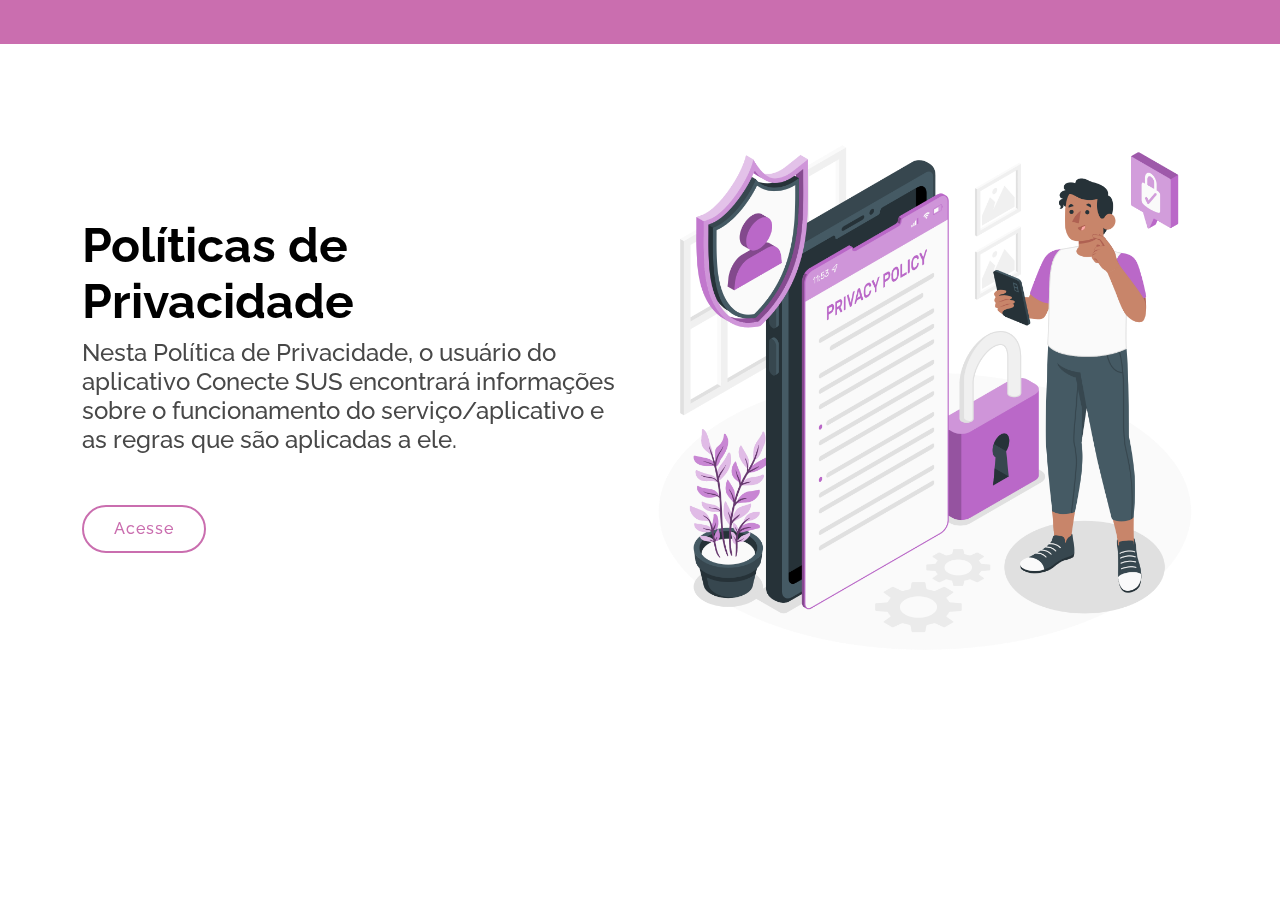
<file: modelo 1/index.html>
<!DOCTYPE html>
<html lang="en">

<head>
  <meta charset="utf-8">
  <meta content="width=device-width, initial-scale=1.0" name="viewport">

  <title>Política de Privacidade</title>
  <meta content="" name="description">
  <meta content="" name="keywords">

  <!-- Favicons -->
  <link href="assets/img/favicon.png" rel="icon">
  <link href="assets/img/apple-touch-icon.png" rel="apple-touch-icon">

  <!-- Google Fonts -->
  <link href="https://fonts.googleapis.com/css?family=Open+Sans:300,300i,400,400i,600,600i,700,700i|Raleway:300,300i,400,400i,500,500i,600,600i,700,700i|Poppins:300,300i,400,400i,500,500i,600,600i,700,700i" rel="stylesheet">

  <!-- Vendor CSS Files -->
  <link href="assets/vendor/aos/aos.css" rel="stylesheet">
  <link href="assets/vendor/bootstrap/css/bootstrap.min.css" rel="stylesheet">
  <link href="assets/vendor/bootstrap-icons/bootstrap-icons.css" rel="stylesheet">
  <link href="assets/vendor/boxicons/css/boxicons.min.css" rel="stylesheet">
  <link href="assets/vendor/glightbox/css/glightbox.min.css" rel="stylesheet">
  <link href="assets/vendor/remixicon/remixicon.css" rel="stylesheet">
  <link href="assets/vendor/swiper/swiper-bundle.min.css" rel="stylesheet">

  <link href="assets/css/style.css" rel="stylesheet">

</head>

<body>

  <!-- ======= Header ======= -->
  <header id="header" class="fixed-top d-flex align-items-center">
    <div class="container d-flex align-items-center justify-content-between">

      <div class="logo">
        <h1><a href="index.html"></a></h1>
        
        
      </div>

      <nav id="navbar" class="navbar">
        
      </nav><!-- .navbar -->

    </div>
  </header><!-- End Header -->

  <!-- ======= Hero Section ======= -->
  <section id="hero" class="d-flex align-items-center">

    <div class="container">
      <div class="row">
        <div class="col-lg-6 pt-5 pt-lg-0 order-2 order-lg-1 d-flex flex-column justify-content-center">
          <h1 data-aos="fade-up">Políticas de Privacidade</h1>
          <h2 data-aos="fade-up" data-aos-delay="400">Nesta Política de Privacidade, o usuário do aplicativo Conecte SUS encontrará informações sobre o funcionamento do serviço/aplicativo e as regras que são aplicadas a ele.</h2>
          <div data-aos="fade-up" data-aos-delay="800">
            <a href="inner-page.html" class="btn-get-started scrollto">Acesse</a>
          </div>
        </div>
        <div class="col-lg-6 order-1 order-lg-2 hero-img" data-aos="fade-left" data-aos-delay="200">
          <img src="assets/img/image.png" class="img-fluid" alt="">
        </div>
      </div>
    </div>

  </section><!-- End Hero -->

  <!-- Vendor JS Files -->
  <script src="assets/vendor/purecounter/purecounter_vanilla.js"></script>
  <script src="assets/vendor/aos/aos.js"></script>
  <script src="assets/vendor/bootstrap/js/bootstrap.bundle.min.js"></script>
  <script src="assets/vendor/glightbox/js/glightbox.min.js"></script>
  <script src="assets/vendor/isotope-layout/isotope.pkgd.min.js"></script>
  <script src="assets/vendor/swiper/swiper-bundle.min.js"></script>
  <script src="assets/vendor/php-email-form/validate.js"></script>

  <!-- Template Main JS File -->
  <script src="assets/js/main.js"></script>

</body>

</html>
</file>
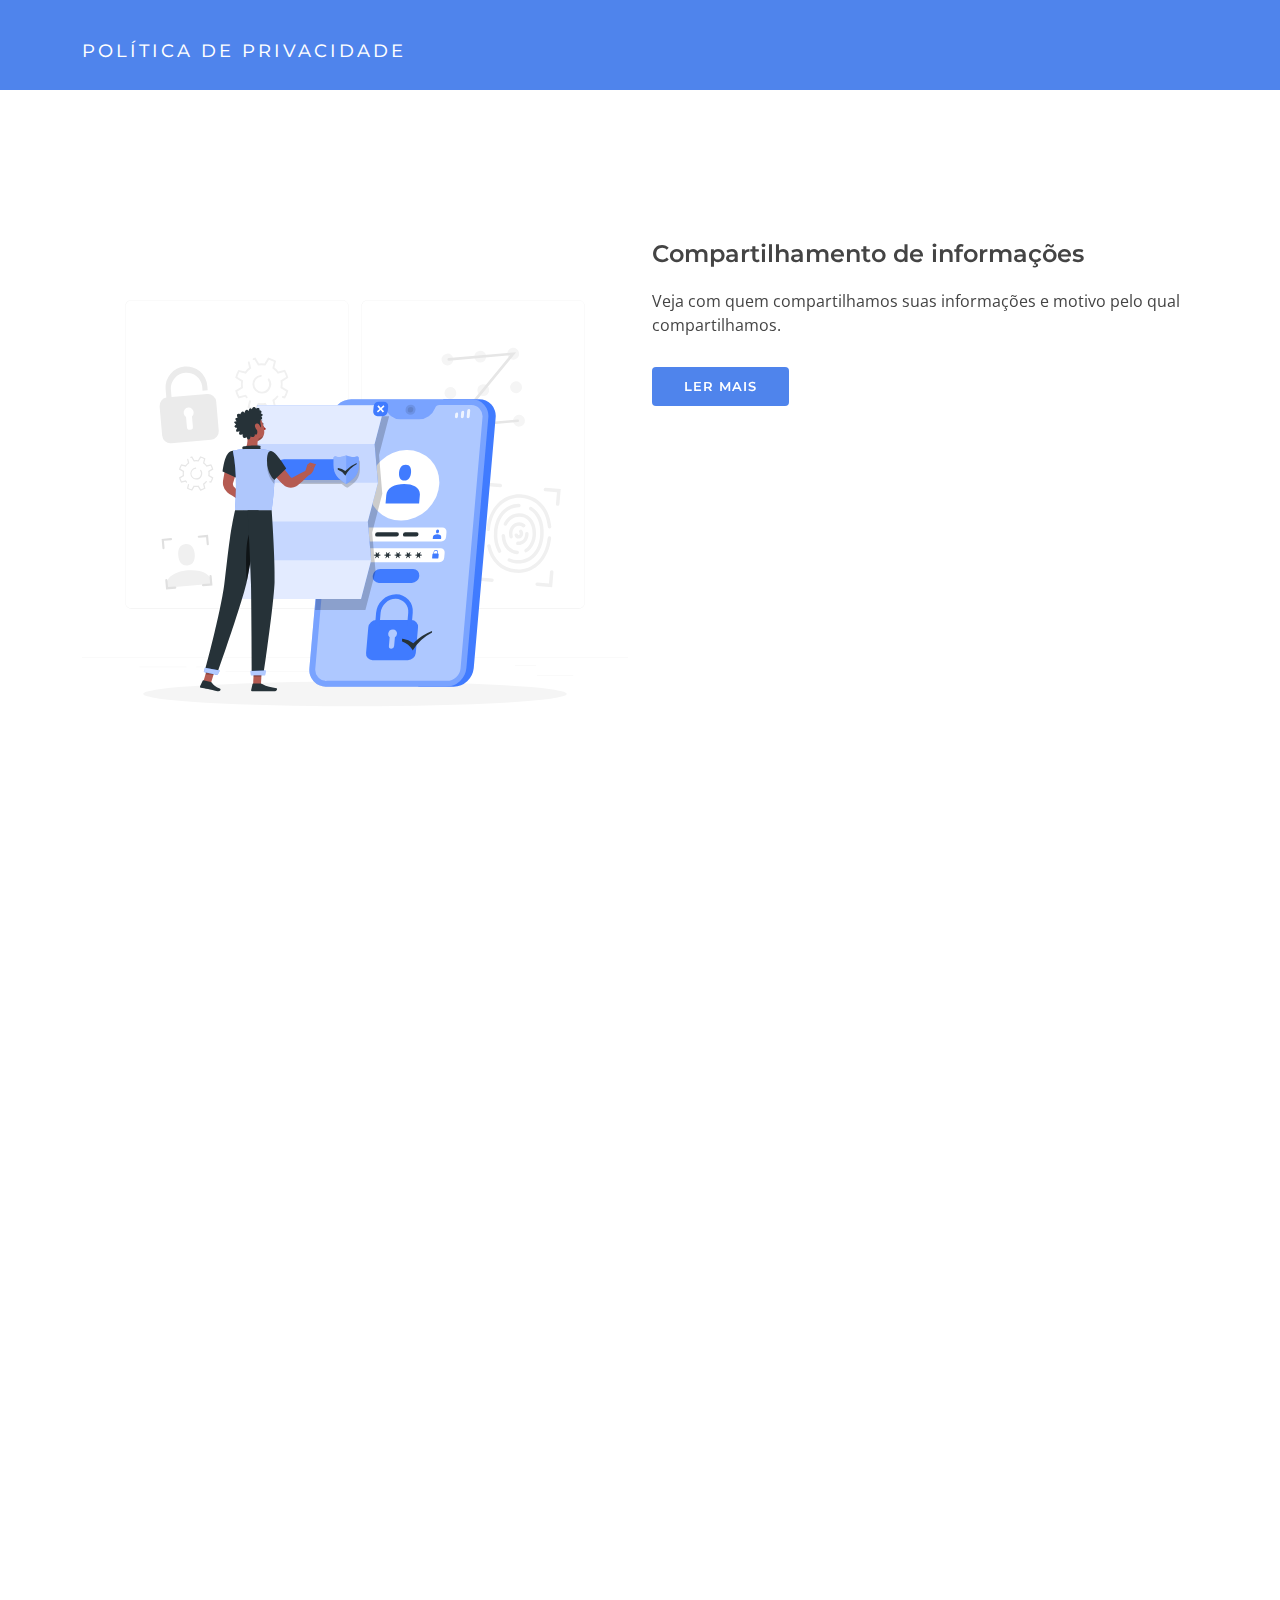
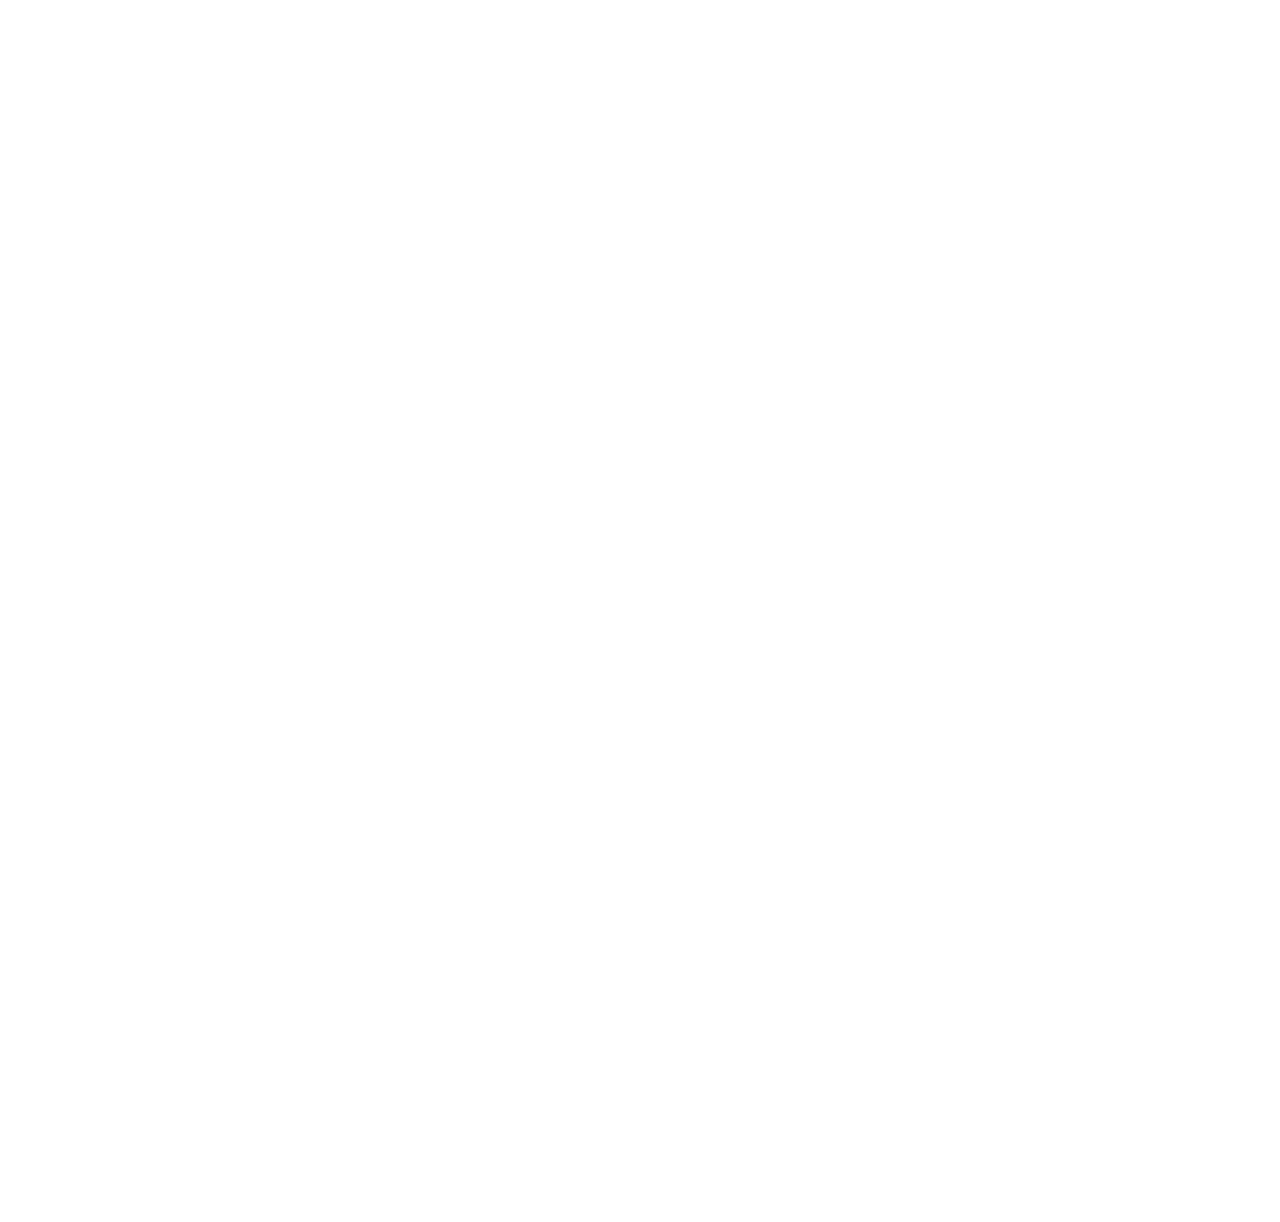
<file: modelo 2/index.html>
<!DOCTYPE html>
<html lang="en">

<head>
  <meta charset="utf-8">
  <meta content="width=device-width, initial-scale=1.0" name="viewport">

  <title>Política de Privacidade</title>
  <meta content="" name="description">
  <meta content="" name="keywords">

  <!-- Google Fonts -->
  <link href="https://fonts.googleapis.com/css?family=Open+Sans:300,300i,400,400i,600,600i,700,700i|Montserrat:300,400,500,600,700" rel="stylesheet">

  <!-- Vendor CSS Files -->
  <link href="assets/vendor/aos/aos.css" rel="stylesheet">
  <link href="assets/vendor/bootstrap/css/bootstrap.min.css" rel="stylesheet">
  <link href="assets/vendor/bootstrap-icons/bootstrap-icons.css" rel="stylesheet">
  <link href="assets/vendor/glightbox/css/glightbox.min.css" rel="stylesheet">
  <link href="assets/vendor/swiper/swiper-bundle.min.css" rel="stylesheet">

  <!-- Template Main CSS File -->
  <link href="assets/css/style.css" rel="stylesheet">

</head>

<body>

  <!-- ======= Header ======= -->
  <header id="header" class="fixed-top d-flex align-items-center header-transparent">
    <div class="container d-flex align-items-center">

      <h1 class="logo me-auto"><a href="index.html">Política de Privacidade</a></h1>

      <nav id="navbar" class="navbar order-last order-lg-0">
        
      </nav><!-- .navbar -->
    </div>
  </header><!-- End Header -->

  <!-- ======= Hero Section ======= -->
  <section id="features" class="clearfix">
  </section><!-- End Hero -->

  <main id="main">

    <!-- ======= Features Section ======= -->
    <section id="features" class="features">
      <div class="container" data-aos="fade-up">

        <div class="row feature-item">
          <div class="col-lg-6" data-aos="fade-right" data-aos-delay="100">
            <img src="assets/img/features-1.svg" class="img-fluid" alt="">
          </div>
          <div class="col-lg-6 wow fadeInUp pt-5 pt-lg-0" data-aos="fade-left" data-aos-delay="150">
            <h4>Compartilhamento de informações</h4>
            <p>
              Veja com quem compartilhamos suas informações e motivo pelo qual compartilhamos.
            </p>
            <div>
              <a href="pag1.html" class="btn-get-started">Ler mais</a>
            </div>
          </div>
        </div>

        <div class="row feature-item mt-5 pt-5">
          <div class="col-lg-6 wow fadeInUp order-1 order-lg-2" data-aos="fade-left" data-aos-delay="100">
            <img src="assets/img/features-2.svg" class="img-fluid" alt="">
          </div>

          <div class="col-lg-6 wow fadeInUp pt-4 pt-lg-0 order-2 order-lg-1" data-aos="fade-right" data-aos-delay="150">
            <h4>Dados Pessoais</h4>
            <p>
              Veja quais dados pessoais são coletados, a origem desses dados e o propósito do uso.
            </p>
            <div>
              <a href="pag2.html" class="btn-get-started">Ler mais</a>
            </div>
        
          </div>
        </div>

        <div class="row feature-item mt-5 pt-5">
          <div class="col-lg-6" data-aos="fade-left" data-aos-delay="100">
            <img src="assets/img/features-3.svg" class="img-fluid" alt="">
          </div>

          <div class="col-lg-6 wow fadeInUp pt-4 pt-lg-0 order-2 order-lg-1" data-aos="fade-right" data-aos-delay="150">
            <h4>Direito e Deveres</h4>
            <p>
              Veja quais os direitos e deveres do usuário sobre seus dados pessoais.
            </p>
            <div>
              <a href="pag3.html" class="btn-get-started">Ler mais</a>
            </div>
        
          </div>
        </div>

        <div class="row feature-item mt-5 pt-5">
          <div class="col-lg-6 wow fadeInUp order-1 order-lg-2" data-aos="fade-left" data-aos-delay="100">
            <img src="assets/img/features-4.svg" class="img-fluid" alt="">
          </div>

          <div class="col-lg-6 wow fadeInUp pt-4 pt-lg-0 order-2 order-lg-1" data-aos="fade-right" data-aos-delay="150">
            <h4>Seus dados pessoais armazenados de forma segura</h4>
            <p>
              Saiba como seus dados pessoais são armazenados, e quem é o operador dessa aplicação.
            </p>
            <div>
              <a href="pag4.html" class="btn-get-started">Ler mais</a>
            </div>
        
          </div>
        </div>

      </div>
    </section><!-- End Features Section -->

  </main><!-- End #main -->

  <!-- ======= Footer ======= -->
  <footer id="footer" class="section-bg">
    <div class="container">
      
    </div>
  </footer><!-- End  Footer -->

  <a href="#" class="back-to-top d-flex align-items-center justify-content-center"><i class="bi bi-arrow-up-short"></i></a>

  <!-- Vendor JS Files -->
  <script src="assets/vendor/purecounter/purecounter_vanilla.js"></script>
  <script src="assets/vendor/aos/aos.js"></script>
  <script src="assets/vendor/bootstrap/js/bootstrap.bundle.min.js"></script>
  <script src="assets/vendor/glightbox/js/glightbox.min.js"></script>
  <script src="assets/vendor/isotope-layout/isotope.pkgd.min.js"></script>
  <script src="assets/vendor/swiper/swiper-bundle.min.js"></script>
  <script src="assets/vendor/php-email-form/validate.js"></script>

  <!-- Template Main JS File -->
  <script src="assets/js/main.js"></script>

</body>

</html>
</file>
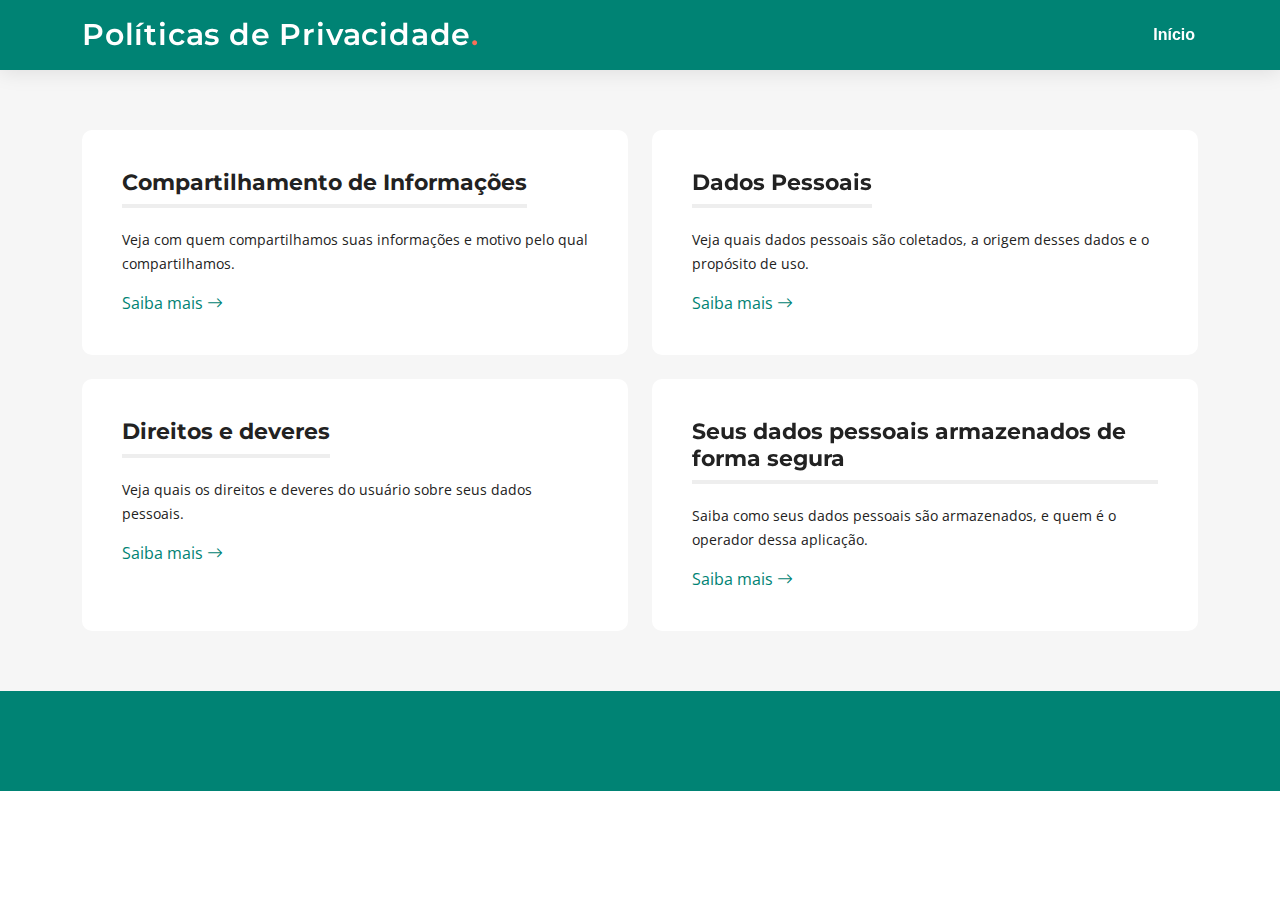
<file: modelo 3/index.html>
<!DOCTYPE html>
<html lang="en">

<head>
  <meta charset="utf-8">
  <meta content="width=device-width, initial-scale=1.0" name="viewport">

  <title>Políticas de Privacidade</title>
  <meta content="" name="description">
  <meta content="" name="keywords">

  <!-- Google Fonts -->
  <link rel="preconnect" href="https://fonts.googleapis.com">
  <link rel="preconnect" href="https://fonts.gstatic.com" crossorigin>
  <link href="https://fonts.googleapis.com/css2?family=Open+Sans:ital,wght@0,300;0,400;0,500;0,600;0,700;1,300;1,400;1,600;1,700&family=Montserrat:ital,wght@0,300;0,400;0,500;0,600;0,700;1,300;1,400;1,500;1,600;1,700&family=Raleway:ital,wght@0,300;0,400;0,500;0,600;0,700;1,300;1,400;1,500;1,600;1,700&display=swap" rel="stylesheet">

  <!-- Vendor CSS Files -->
  <link href="assets/vendor/bootstrap/css/bootstrap.min.css" rel="stylesheet">
  <link href="assets/vendor/bootstrap-icons/bootstrap-icons.css" rel="stylesheet">
  <link href="assets/vendor/aos/aos.css" rel="stylesheet">
  <link href="assets/vendor/glightbox/css/glightbox.min.css" rel="stylesheet">
  <link href="assets/vendor/swiper/swiper-bundle.min.css" rel="stylesheet">

  <!-- Template Main CSS File -->
  <link href="assets/css/main.css" rel="stylesheet">

</head>

<body>

  <!-- ======= Header ======= -->

  <header id="header" class="header d-flex align-items-center">

    <div class="container-fluid container-xl d-flex align-items-center justify-content-between">
      <a href="index.html" class="logo d-flex align-items-center">
        <h1>Políticas de Privacidade<span>.</span></h1>
      </a>
      <nav id="navbar" class="navbar">
        
        <a href="#services">Início</a>
        
      </nav><!-- .navbar -->

    </div>
  </header><!-- End Header -->
  <!-- End Header -->

  <main id="main">
    <!-- ======= Services Section ======= -->
    <section id="services" class="services sections-bg">
      <div class="container" data-aos="fade-up">

        <div class="row gy-4" data-aos="fade-up" data-aos-delay="100">

          <div class="col-lg-6 col-md-6">
            <div class="service-item  position-relative">
              
              <h3>Compartilhamento de Informações</h3>
              <p>Veja com quem compartilhamos suas informações e motivo pelo qual compartilhamos.</p>
              <a href="page1.html" class="readmore stretched-link">Saiba mais <i class="bi bi-arrow-right"></i></a>
            </div>
          </div><!-- End Service Item -->

          <div class="col-lg-6 col-md-6">
            <div class="service-item position-relative">
              
              <h3>Dados Pessoais</h3>
              <p>Veja quais dados pessoais são coletados, a origem desses dados e o propósito de uso.</p>
              <a href="page2.html" class="readmore stretched-link">Saiba mais <i class="bi bi-arrow-right"></i></a>
            </div>
          </div><!-- End Service Item -->

          <div class="col-lg-6 col-md-6">
            <div class="service-item position-relative">
              
              <h3>Direitos e deveres</h3>
              <p>Veja quais os direitos e deveres do usuário sobre seus dados pessoais.</p>
              <a href="page3.html" class="readmore stretched-link">Saiba mais <i class="bi bi-arrow-right"></i></a>
            </div>
          </div><!-- End Service Item -->

          <div class="col-lg-6 col-md-6">
            <div class="service-item position-relative">
              
              <h3>Seus dados pessoais armazenados de forma segura</h3>
              <p>Saiba como seus dados pessoais são armazenados, e quem é o operador dessa aplicação.</p>
              <a href="page4.html" class="readmore stretched-link">Saiba mais <i class="bi bi-arrow-right"></i></a>
            </div>
          </div><!-- End Service Item -->

        </div>

      </div>
    </section><!-- End Our Services Section -->

  </main>  

  <!-- ======= Footer ======= -->
  <footer id="footer" class="footer">

  </footer><!-- End Footer -->

  <div id="preloader"></div>

  <!-- Vendor JS Files -->
  <script src="assets/vendor/bootstrap/js/bootstrap.bundle.min.js"></script>
  <script src="assets/vendor/aos/aos.js"></script>
  <script src="assets/vendor/glightbox/js/glightbox.min.js"></script>
  <script src="assets/vendor/purecounter/purecounter_vanilla.js"></script>
  <script src="assets/vendor/swiper/swiper-bundle.min.js"></script>
  <script src="assets/vendor/isotope-layout/isotope.pkgd.min.js"></script>
  <script src="assets/vendor/php-email-form/validate.js"></script>

  <!-- Template Main JS File -->
  <script src="assets/js/main.js"></script>

</body>

</html>
</file>
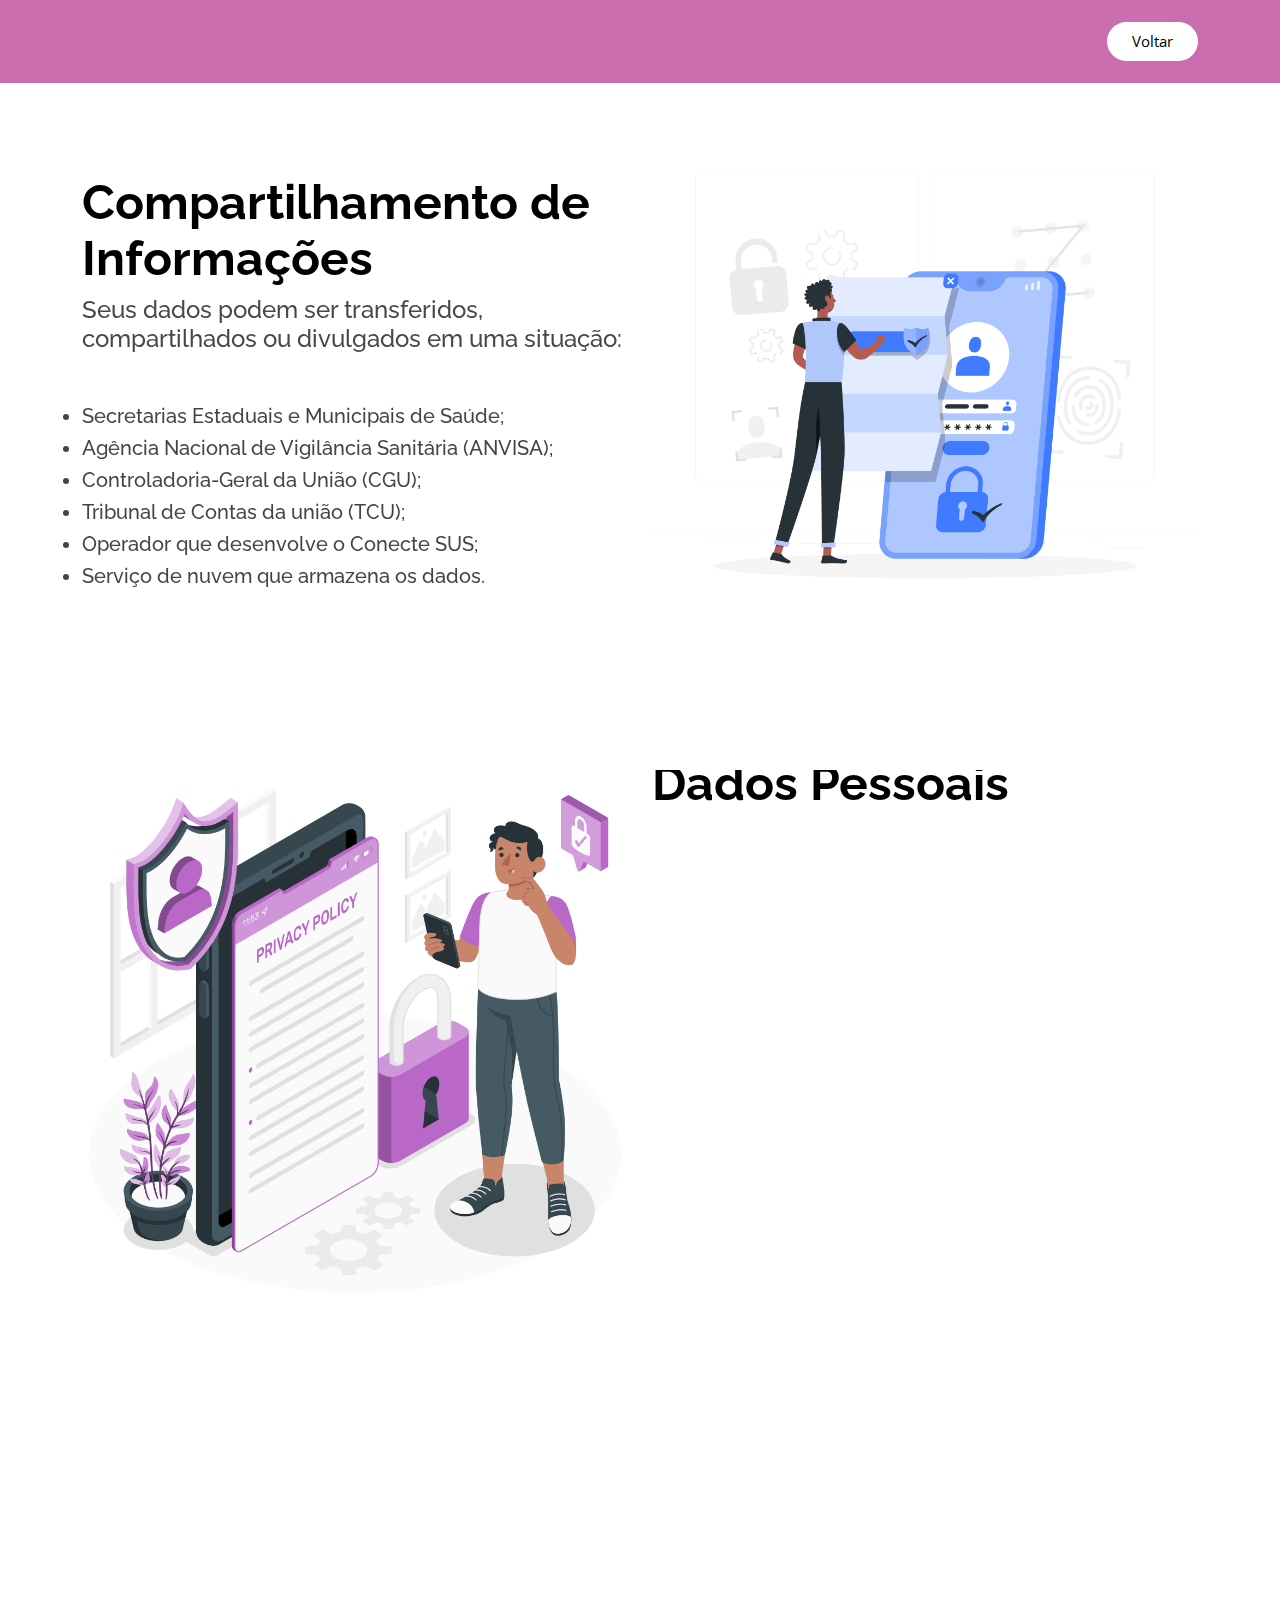
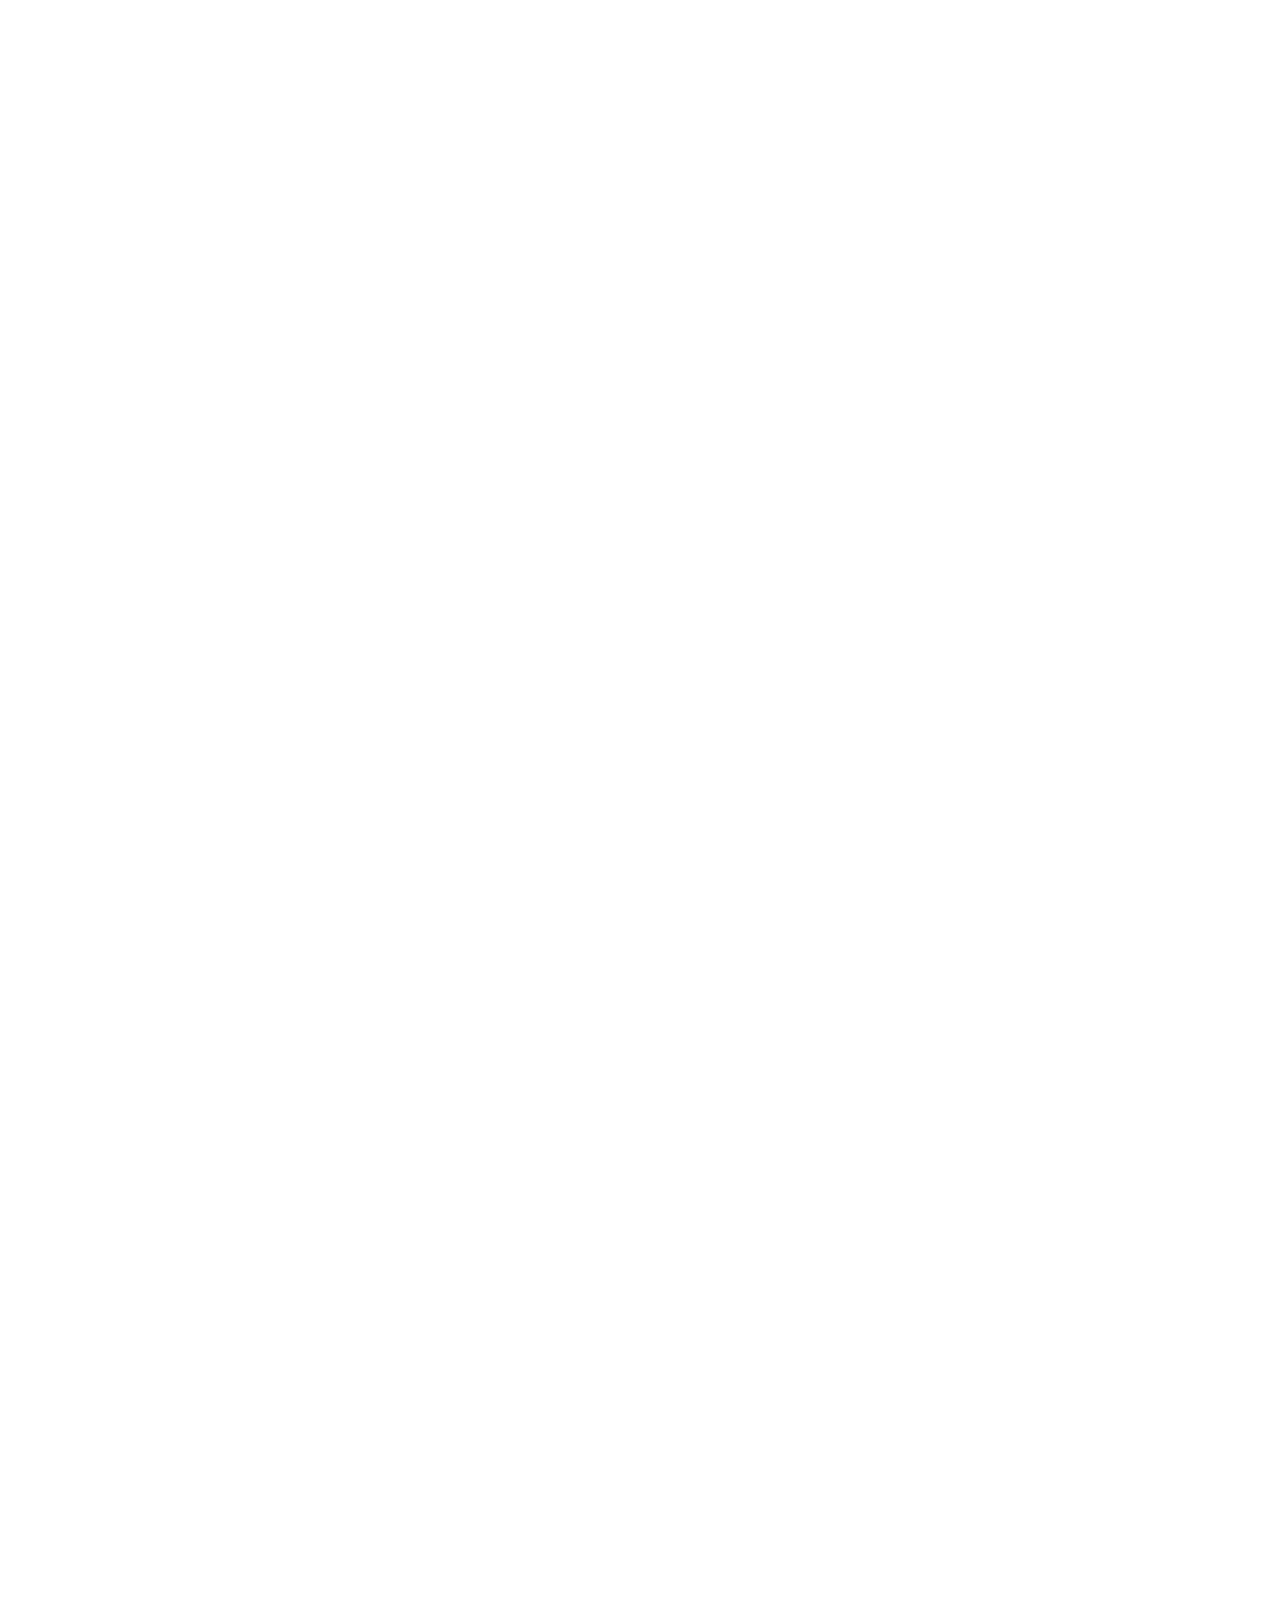
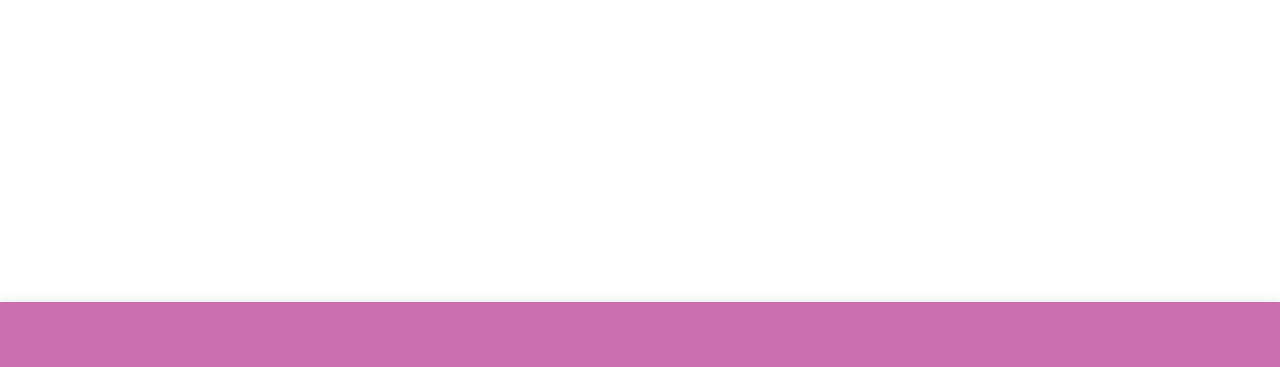
<file: modelo 1/inner-page.html>
<!DOCTYPE html>
<html lang="en">

<head>
  <meta charset="utf-8">
  <meta content="width=device-width, initial-scale=1.0" name="viewport">

  <title>Política de Privacidade</title>
  <meta content="" name="description">
  <meta content="" name="keywords">

  <!-- Favicons -->
  <link href="assets/img/favicon.png" rel="icon">
  <link href="assets/img/apple-touch-icon.png" rel="apple-touch-icon">

  <!-- Google Fonts -->
  <link href="https://fonts.googleapis.com/css?family=Open+Sans:300,300i,400,400i,600,600i,700,700i|Raleway:300,300i,400,400i,500,500i,600,600i,700,700i|Poppins:300,300i,400,400i,500,500i,600,600i,700,700i" rel="stylesheet">

  <!-- Vendor CSS Files -->
  <link href="assets/vendor/aos/aos.css" rel="stylesheet">
  <link href="assets/vendor/bootstrap/css/bootstrap.min.css" rel="stylesheet">
  <link href="assets/vendor/bootstrap-icons/bootstrap-icons.css" rel="stylesheet">
  <link href="assets/vendor/boxicons/css/boxicons.min.css" rel="stylesheet">
  <link href="assets/vendor/glightbox/css/glightbox.min.css" rel="stylesheet">
  <link href="assets/vendor/remixicon/remixicon.css" rel="stylesheet">
  <link href="assets/vendor/swiper/swiper-bundle.min.css" rel="stylesheet">

  <!-- Template Main CSS File -->
  <link href="assets/css/style.css" rel="stylesheet">

</head>

<body>

  <!-- ======= Header ======= -->
  <header id="header" class="fixed-top d-flex align-items-center">
    <div class="container d-flex align-items-center justify-content-between">

      <div class="logo">
        <h1><a href="index.html"></a></h1>
        
      </div>

      <nav id="navbar" class="navbar">
        <a class="getstarted scrollto" href="index.html">Voltar</a>
      </nav><!-- .navbar -->

    </div>
  </header><!-- End Header -->

  <!-- ======= Section 1 ======= -->
  <section id="hero" class="d-flex align-items-center">

    <div class="container">
      <div class="row">
        <div class="col-lg-6 pt-5 pt-lg-0 order-2 order-lg-1 d-flex flex-column justify-content-center">
          <h1 data-aos="fade-up">Compartilhamento de Informações</h1>
          <h2 data-aos="fade-up" data-aos-delay="400">Seus dados podem ser transferidos, compartilhados ou divulgados em uma situação:</h2>
          <h5 data-aos="fade-up" data-aos-delay="400"><li>Secretarias Estaduais e Municipais de Saúde;</li></h5>
          <h5 data-aos="fade-up" data-aos-delay="400"><li>Agência Nacional de Vigilância Sanitária (ANVISA);</li></h5>
          <h5 data-aos="fade-up" data-aos-delay="400"><li>Controladoria-Geral da União (CGU);</li></h5>
          <h5 data-aos="fade-up" data-aos-delay="400"><li>Tribunal de Contas da união (TCU);</li></h5>
          <h5 data-aos="fade-up" data-aos-delay="400"><li>Operador que desenvolve o Conecte SUS;</li></h5>
          <h5 data-aos="fade-up" data-aos-delay="400"><li>Serviço de nuvem que armazena os dados.</li></h5>
                                            
        </div>
        <div class="col-lg-6 order-1 order-lg-2 hero-img" data-aos="fade-left" data-aos-delay="200">
          <img src="assets/img/image4.png" class="img-fluid" alt="">
        </div>
      </div>
    </div>

  </section><!-- End Section 1 -->

  <!-- ======= Section 2 ======= -->
  <section id="hero" class="d-flex align-items-center">

    <div class="container">
      <div class="row">
        <div class="col-lg-6 pt-5 pt-lg-0 order-2 order-lg-5 d-flex flex-column justify-content-center">
          <h1 data-aos="fade-up">Dados Pessoais</h1>
          <h4 data-aos="fade-up" data-aos-delay="400">Veja quais dados pessoais são coletados, a origem desses dados e o propósito de uso:</h4>
          <p></p>
          <h6 data-aos="fade-up" data-aos-delay="400"><li>Nome completo</li></h6>
          <h6 data-aos="fade-up" data-aos-delay="400"><li>Data de nascimento</li></h6>
          <h6 data-aos="fade-up" data-aos-delay="400"><li>Sexo</li></h6>
          <h6 data-aos="fade-up" data-aos-delay="400"><li>Filiação</li></h6>
          <h6 data-aos="fade-up" data-aos-delay="400"><li>Nacionalidade</li></h6>
          <h6 data-aos="fade-up" data-aos-delay="400"><li>CPF</li></h6>
          <h6 data-aos="fade-up" data-aos-delay="400"><li>E-mail</li></h6>
          <h6 data-aos="fade-up" data-aos-delay="400"><li>Endereço e telefone</li></h6>
          <h6 data-aos="fade-up" data-aos-delay="400"><li>Localização e fotos</li></h6>
          <h6 data-aos="fade-up" data-aos-delay="400"><li>Dados de Saúde (Alergias, IMC, Pressão artéria, Glicose, Doações de sangue), Vacinação, Resultados de exames, Internações Hospitalares</li></h6>
          <h6 data-aos="fade-up" data-aos-delay="400"><li>Contatos de emergências e de profissionais (nome e telefone)</li></h6>
          <h6 data-aos="fade-up" data-aos-delay="400"><li>Medicamentos dispensados</li></h6>
          <h6 data-aos="fade-up" data-aos-delay="400"><li>Situação cadastral no sistema nacional de transplantes</li></h6>
          <p></p>
          <h6 data-aos="fade-up" data-aos-delay="400">Origem dos Dados: A maioria dos dados são coletados pelo Cadastro Nacional de usuários do SUS o CADSUS, outros pelo próprio aparelho conectado (ex: localização, fotos, etc), outros são fornecidos diretamente pelo usuário no aplicativo, e alguns são compartilhados através de terceiros (ex: Internações hospitalares. Medicamentos dispensados, situação cadastral no sistema nacional de transplantes).</h6>
         
        </div>
        <div class="col-lg-6 order-1 order-lg-2 hero-img" data-aos="fade-left" data-aos-delay="200">
          <img src="assets/img/image.png" class="img-fluid" alt="">
        </div>
      </div>
    </div>

  </section><!-- End Section 2 -->

  <!-- ======= Section 3 ======= -->
  <section id="about" class="d-flex align-items-center">

    <div class="container">
      <div class="row">
        <div class="col-lg-6 pt-7 pt-lg-5 order-5 order-lg-0 d-flex flex-column justify-content-center">
          <h1 data-aos="fade-up">Direito e Deveres</h1>
          <h4 data-aos="fade-up" data-aos-delay="400">Veja quais os direitos e deveres do usuário sobre seus dados pessoais:</h4>
          <p></p>
          <h6 data-aos="fade-up" data-aos-delay="400"><li>O usuário se responsabiliza pela precisão e veracidade dos dados informados e reconhece que a inconsistência destes poderá implicar a impossibilidade de se utilizar o serviço Conecte SUS.</li></h6>
          <h6 data-aos="fade-up" data-aos-delay="400"><li>Durante a utilização do serviço, a fim de resguardar e de proteger os direitos de terceiros, o usuário se compromete a fornecer somente seus dados pessoais, e não os de terceiros.</li></h6>
          <h6 data-aos="fade-up" data-aos-delay="400"><li>O login e senha só poderão ser utilizados pelo usuário cadastrado. Ele se compromete em manter o sigilo da senha, que é pessoal e intransferível, não sendo possível, em qualquer hipótese, a alegação de uso indevido, após o ato de compartilhamento.</li></h6>
          <h6 data-aos="fade-up" data-aos-delay="400"><li>O usuário do serviço é responsável pela atualização das suas informações pessoais e consequências na omissão ou erros nas informações pessoais cadastradas.</li></h6>
          <h6 data-aos="fade-up" data-aos-delay="400"><li>Não é possível realizar retificação de informação pelo Conecte SUS, salvo aquelas consideradas como “Registros e Contatos”, que se referem a informações auto declaradas de Índice de Massa Corpórea (IMC), Alergias, Pressão Arterial, Glicose e Doações de Sangue.</li></h6>
          <h6 data-aos="fade-up" data-aos-delay="400"><li>Dados cadastrais, como nome, data de nascimento, sexo, e-mail, inclusão/exclusão de nome social, são recebidos pelo sistema Cadastro Nacional de Usuários do SUS - CadSUS, onde, a partir do Cartão Nacional de Saúde – CNS, são validados com as informações disponíveis na Receita Federal.</li></h6>
          <p></p>
          <h6 data-aos="fade-up" data-aos-delay="400">O Usuário é responsável pela reparação de todos e quaisquer danos, diretos ou indiretos (inclusive decorrentes de violação de quaisquer direitos de outros usuários, de terceiros, inclusive direitos de propriedade intelectual, de sigilo e de personalidade), que sejam causados à Administração Pública, a qualquer outro Usuário, ou, ainda, a qualquer terceiro, inclusive em virtude do descumprimento do disposto nesta Política de Privacidade ou de qualquer ato praticado a partir de seu acesso ao serviço.</h6>


        </div>
        <div class="col-lg-6 order-1 order-lg-2 hero-img" data-aos="fade-left" data-aos-delay="200">
          <img src="assets/img/image3.png" class="img-fluid" alt="">
        </div>
      </div>
    </div>

  </section><!-- End Section 3 -->

  <!-- ======= Section 4 ======= -->
  <section id="about" class="d-flex align-items-center">

    <div class="container">
      <div class="row">
        <div class="col-lg-6 pt-7 pt-lg-5 order-5 order-lg-5 d-flex flex-column justify-content-center">
          <h1 data-aos="fade-up">Seus Dados Pessoais armazenados de forma segura</h1>
          <h4 data-aos="fade-up" data-aos-delay="400">Saiba como seus dados pessoais são armazenados, e quem é o operador dessa aplicação:</h4>
          <p></p>
          <h6 data-aos="fade-up" data-aos-delay="400"><li>O serviço Conecte SUS se compromete a aplicar as medidas técnicas e organizativas aptas a proteger os dados pessoais de acessos não autorizados e de situações de destruição, perda, alteração, comunicação ou difusão de tais dados.</li></h6>
          <h6 data-aos="fade-up" data-aos-delay="400"><li>Para a garantia da segurança, serão adotadas soluções que levem em consideração: as técnicas adequadas; os custos de aplicação; a natureza, o âmbito, o contexto e as finalidades do tratamento; e os riscos para os direitos e liberdades do usuário.</li></h6>
          <h6 data-aos="fade-up" data-aos-delay="400"><li>O site utiliza criptografia para que os dados sejam transmitidos de forma segura e confidencial, de maneira que a transmissão dos dados entre o servidor e o usuário, e em retroalimentação, ocorra de maneira totalmente cifrada ou encriptada.</li></h6>
          <h6 data-aos="fade-up" data-aos-delay="400"><li>No entanto, o site se exime de responsabilidade por culpa exclusiva de terceiro, como em caso de ataque de hackers ou crackers, ou culpa exclusiva do usuário, como no caso em que ele mesmo transfere seus dados a terceiro. O serviço Conecte SUS se compromete, ainda, a comunicar o usuário em prazo adequado caso ocorra algum tipo de violação da segurança de seus dados pessoais que possa lhe causar um alto risco para seus direitos e liberdades pessoais.</li></h6>
          <h6 data-aos="fade-up" data-aos-delay="400"><li>A violação de dados pessoais é uma violação de segurança que provoque, de modo acidental ou ilícito, a destruição, a perda, a alteração, a divulgação ou o acesso não autorizado a dados pessoais transmitidos, conservados ou sujeitos a qualquer outro tipo de tratamento.</li></h6>
          <p></p>
          <h6 data-aos="fade-up" data-aos-delay="400">Por fim, o site se compromete a tratar os dados pessoais do usuário com confidencialidade, dentro dos limites legais.</h6>
        </div>
        <div class="col-lg-6 order-1 order-lg-2 hero-img" data-aos="fade-left" data-aos-delay="200">
          <img src="assets/img/image2.png" class="img-fluid" alt="">
        </div>
      </div>
    </div>

  </section><!-- End Section 4 -->

  <section></section>

  <!-- ======= Footer ======= -->
  <footer id="footer">
    <div class="container">
      <div class="row d-flex align-items-center">
        <div class="col-lg-6 text-lg-left text-center">
          <div class="copyright">
           
          </div>
          <div class="credits">
            
          </div>
        </div>
        <div class="col-lg-6">
         
        </div>
      </div>
    </div>
  </footer><!-- End Footer -->



  

  <a href="#" class="back-to-top d-flex align-items-center justify-content-center"><i class="bi bi-arrow-up-short"></i></a>

  <!-- Vendor JS Files -->
  <script src="assets/vendor/purecounter/purecounter_vanilla.js"></script>
  <script src="assets/vendor/aos/aos.js"></script>
  <script src="assets/vendor/bootstrap/js/bootstrap.bundle.min.js"></script>
  <script src="assets/vendor/glightbox/js/glightbox.min.js"></script>
  <script src="assets/vendor/isotope-layout/isotope.pkgd.min.js"></script>
  <script src="assets/vendor/swiper/swiper-bundle.min.js"></script>
  <script src="assets/vendor/php-email-form/validate.js"></script>

  <!-- Template Main JS File -->
  <script src="assets/js/main.js"></script>

</body>

</html>
</file>
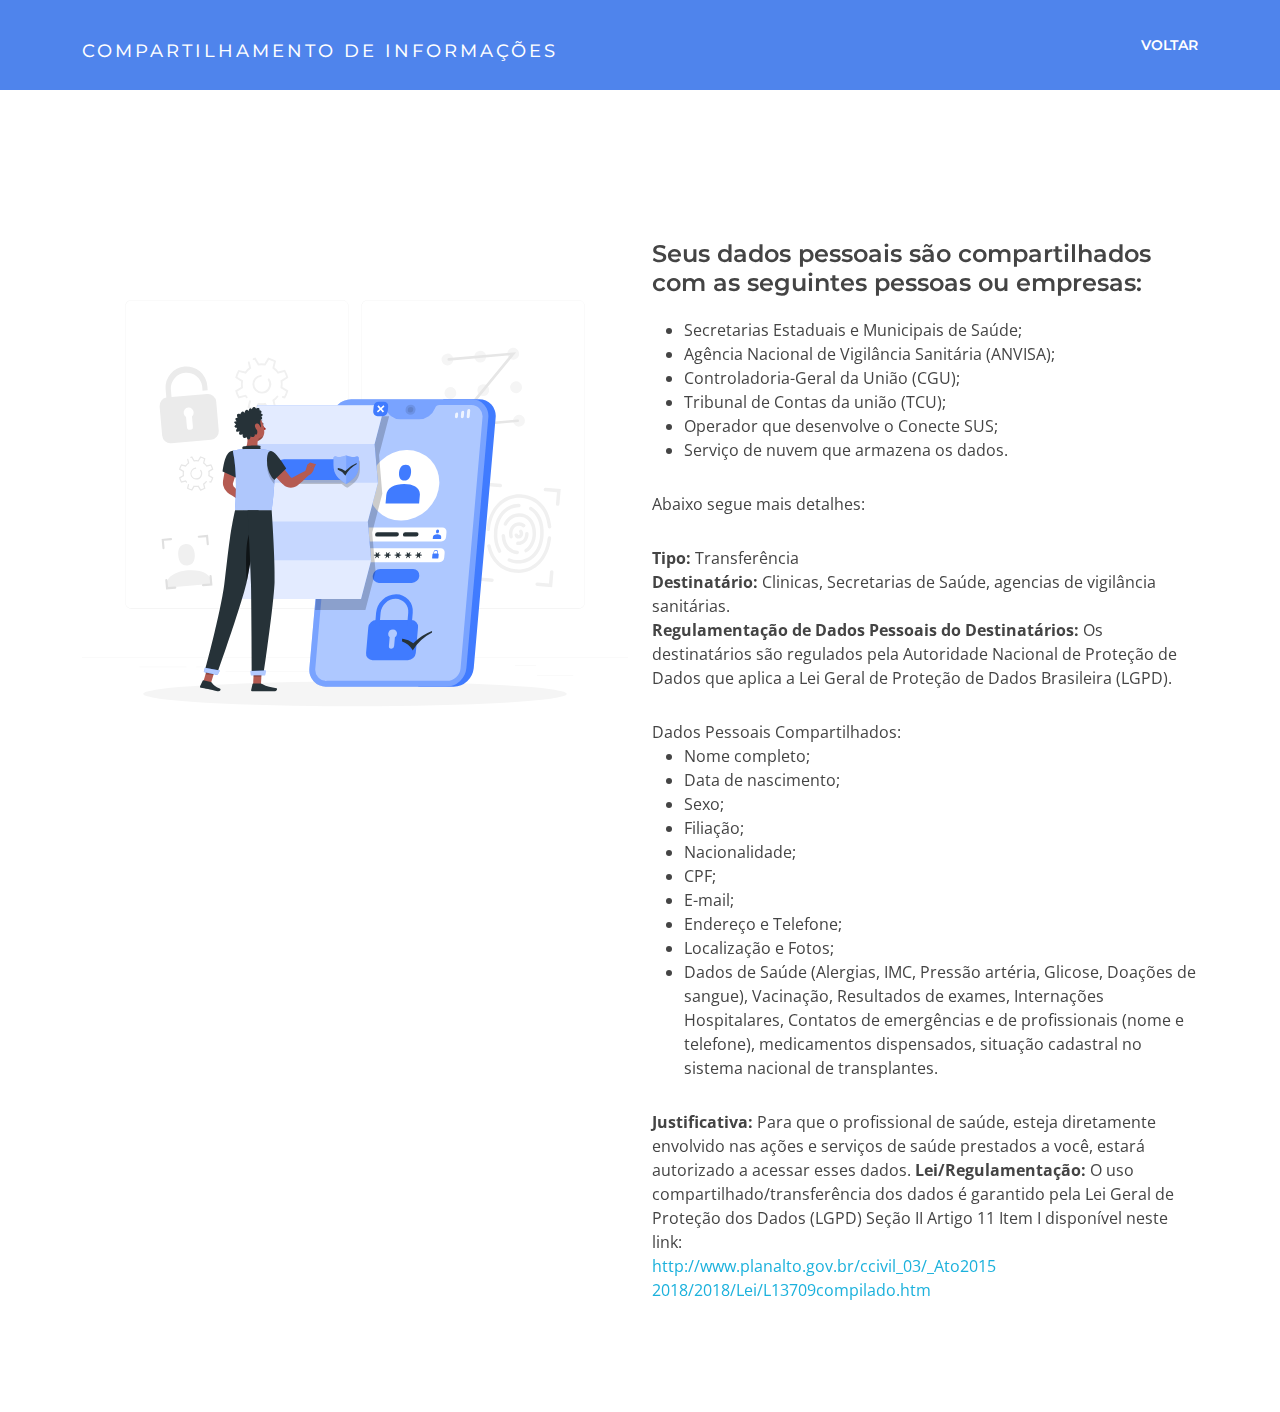
<file: modelo 2/pag1.html>
<!DOCTYPE html>
<html lang="en">

<head>
  <meta charset="utf-8">
  <meta content="width=device-width, initial-scale=1.0" name="viewport">

  <title> Compartilhamento de Informações</title>
  <meta content="" name="description">
  <meta content="" name="keywords">

  <!-- Google Fonts -->
  <link href="https://fonts.googleapis.com/css?family=Open+Sans:300,300i,400,400i,600,600i,700,700i|Montserrat:300,400,500,600,700" rel="stylesheet">

  <!-- Vendor CSS Files -->
  <link href="assets/vendor/aos/aos.css" rel="stylesheet">
  <link href="assets/vendor/bootstrap/css/bootstrap.min.css" rel="stylesheet">
  <link href="assets/vendor/bootstrap-icons/bootstrap-icons.css" rel="stylesheet">
  <link href="assets/vendor/glightbox/css/glightbox.min.css" rel="stylesheet">
  <link href="assets/vendor/swiper/swiper-bundle.min.css" rel="stylesheet">

  <!-- Template Main CSS File -->
  <link href="assets/css/style.css" rel="stylesheet">

</head>

<body>

  <!-- ======= Header ======= -->
  <header id="header" class="fixed-top d-flex align-items-center header-transparent">
    <div class="container d-flex align-items-center">

      <h1 class="logo me-auto"><a id="pag" href="index.html">Compartilhamento de Informações</a></h1>

      <nav id="navbar" class="navbar order-last order-lg-0">
        
        <a class="nav-link" href="index.html">Voltar</a>
         
      </nav><!-- .navbar -->
    </div>
  </header><!-- End Header -->

  <!-- ======= Hero Section ======= -->
  <section id="features" class="clearfix">
  </section><!-- End Hero -->

  <main id="main">

    <!-- ======= Features Section ======= -->
    <section id="features" class="features">
      <div class="container" data-aos="fade-up">

        <div class="row feature-item">
          <div class="col-lg-6" data-aos="fade-right" data-aos-delay="100">
            <img src="assets/img/features-1.svg" class="img-fluid" alt="">
          </div>
          <div class="col-lg-6 wow fadeInUp pt-5 pt-lg-0" data-aos="fade-left" data-aos-delay="150">
            <h4>Seus dados pessoais são compartilhados com as seguintes pessoas ou empresas:</h4>
            <ul>
              <li><i></i> Secretarias Estaduais e Municipais de Saúde;</li>
              <li><i></i> Agência Nacional de Vigilância Sanitária (ANVISA);</li>
              <li><i></i> Controladoria-Geral da União (CGU);</li>
              <li><i></i> Tribunal de Contas da união (TCU);</li>
              <li><i></i> Operador que desenvolve o Conecte SUS;</li>
              <li><i></i> Serviço de nuvem que armazena os dados.</li>
            </ul>
            <p></p>
            <p>
              Abaixo segue mais detalhes:
            </p>
            <h7><b>Tipo:</b> Transferência</h7>
            <br>
            <h7><b>Destinatário:</b> Clinicas, Secretarias de Saúde, agencias de vigilância sanitárias.</h7>
            <br>
            <h7><b>Regulamentação de Dados Pessoais do Destinatários:</b>  Os destinatários são regulados pela Autoridade Nacional de Proteção de Dados que aplica a Lei Geral de Proteção de Dados Brasileira (LGPD).</h7>
            <p></p>
            <h7>Dados Pessoais Compartilhados: </h7>
            <ul>
              <li><i></i> Nome completo;</li>
              <li><i></i> Data de nascimento;</li>
              <li><i></i> Sexo;</li>
              <li><i></i> Filiação;</li>
              <li><i></i> Nacionalidade;</li>
              <li><i></i> CPF;</li>
              <li><i></i> E-mail;</li>
              <li><i></i> Endereço e Telefone;</li>
              <li><i></i> Localização e Fotos;</li>
              <li><i></i> Dados de Saúde (Alergias, IMC, Pressão artéria, Glicose, Doações de sangue), Vacinação, Resultados de exames, Internações Hospitalares, Contatos de emergências e de profissionais (nome e telefone), medicamentos dispensados, situação cadastral no sistema nacional de transplantes.</li>
            </ul>
            <p></p>
            <h7><b>Justificativa:</b> Para que o profissional de saúde, esteja diretamente envolvido nas ações e serviços de saúde prestados a você, estará autorizado a acessar esses dados. </h7>
            <h7><b>Lei/Regulamentação:</b> O uso compartilhado/transferência dos dados é garantido pela Lei Geral de Proteção dos Dados (LGPD) Seção II Artigo 11 Item I disponível neste link: </h7>
            <br>
            <a href="http://www.planalto.gov.br/ccivil_03/_Ato2015 2018/2018/Lei/L13709compilado.html">http://www.planalto.gov.br/ccivil_03/_Ato2015 2018/2018/Lei/L13709compilado.htm</a>
          </div>
        </div>

      </div>
    </section><!-- End Features Section -->

  </main><!-- End #main -->

  <!-- ======= Footer ======= -->
  <footer id="footer" class="section-bg">
    <div class="container">
      
    </div>
  </footer><!-- End  Footer -->

  <a href="#" class="back-to-top d-flex align-items-center justify-content-center"><i class="bi bi-arrow-up-short"></i></a>

  <!-- Vendor JS Files -->
  <script src="assets/vendor/purecounter/purecounter_vanilla.js"></script>
  <script src="assets/vendor/aos/aos.js"></script>
  <script src="assets/vendor/bootstrap/js/bootstrap.bundle.min.js"></script>
  <script src="assets/vendor/glightbox/js/glightbox.min.js"></script>
  <script src="assets/vendor/isotope-layout/isotope.pkgd.min.js"></script>
  <script src="assets/vendor/swiper/swiper-bundle.min.js"></script>
  <script src="assets/vendor/php-email-form/validate.js"></script>

  <!-- Template Main JS File -->
  <script src="assets/js/main.js"></script>

</body>

</html>
</file>
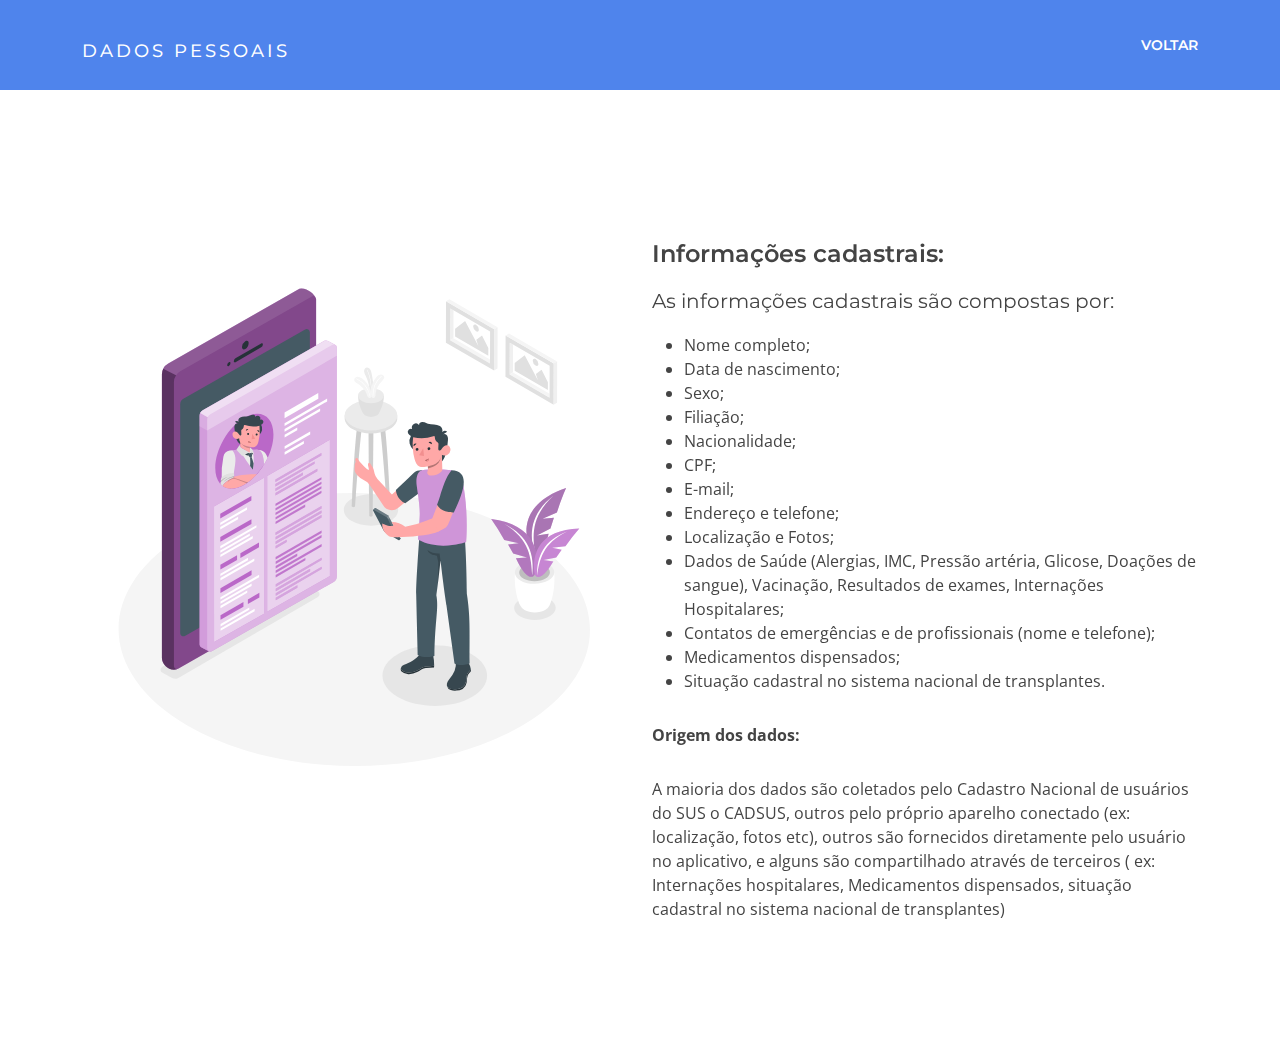
<file: modelo 2/pag2.html>
<!DOCTYPE html>
<html lang="en">

<head>
  <meta charset="utf-8">
  <meta content="width=device-width, initial-scale=1.0" name="viewport">

  <title>Dados Pessoais</title>
  <meta content="" name="description">
  <meta content="" name="keywords">

  <!-- Google Fonts -->
  <link href="https://fonts.googleapis.com/css?family=Open+Sans:300,300i,400,400i,600,600i,700,700i|Montserrat:300,400,500,600,700" rel="stylesheet">

  <!-- Vendor CSS Files -->
  <link href="assets/vendor/aos/aos.css" rel="stylesheet">
  <link href="assets/vendor/bootstrap/css/bootstrap.min.css" rel="stylesheet">
  <link href="assets/vendor/bootstrap-icons/bootstrap-icons.css" rel="stylesheet">
  <link href="assets/vendor/glightbox/css/glightbox.min.css" rel="stylesheet">
  <link href="assets/vendor/swiper/swiper-bundle.min.css" rel="stylesheet">

  <!-- Template Main CSS File -->
  <link href="assets/css/style.css" rel="stylesheet">

</head>

<body>

  <!-- ======= Header ======= -->
  <header id="header" class="fixed-top d-flex align-items-center header-transparent">
    <div class="container d-flex align-items-center">

      <h1 class="logo me-auto"><a href="index.html">Dados Pessoais</a></h1>

      <nav id="navbar" class="navbar order-last order-lg-0">
        
        <a class="nav-link" href="index.html">Voltar</a>
        
        
      </nav><!-- .navbar -->
    </div>
  </header><!-- End Header -->

  <!-- ======= Hero Section ======= -->
  <section id="features" class="clearfix">
  </section><!-- End Hero -->

  <main id="main">

    <!-- ======= Features Section ======= -->
    <section id="features" class="features">
      <div class="container" data-aos="fade-up">

        <div class="row feature-item">
          <div class="col-lg-6" data-aos="fade-right" data-aos-delay="100">
            <img src="assets/img/features-2.svg" class="img-fluid" alt="">
          </div>
          <div class="col-lg-6 wow fadeInUp pt-5 pt-lg-0" data-aos="fade-left" data-aos-delay="150">
            <h4>Informações cadastrais:</h4>
            <h5>As informações cadastrais são compostas por:</h5>
            <ul>
              <li><i></i> Nome completo;</li>
              <li><i></i> Data de nascimento;</li>
              <li><i></i> Sexo;</li>
              <li><i></i> Filiação;</li>
              <li><i></i> Nacionalidade;</li>
              <li><i></i> CPF;</li>
              <li><i></i> E-mail;</li>
              <li><i></i> Endereço e telefone;</li>
              <li><i></i> Localização e Fotos;</li>
              <li><i></i> Dados de Saúde (Alergias, IMC, Pressão artéria, Glicose, Doações de sangue), Vacinação, Resultados de exames, Internações Hospitalares;</li>
              <li><i></i> Contatos de emergências e de profissionais (nome e telefone);</li>
              <li><i></i> Medicamentos dispensados;</li>
              <li><i></i> Situação cadastral no sistema nacional de transplantes.</li>
            </ul>
            <p></p>
            <p>
              <b>Origem dos dados:</b>       
            </p>
            <p>A maioria dos dados são coletados pelo Cadastro Nacional de usuários do SUS o CADSUS, outros pelo próprio aparelho conectado (ex: localização, fotos etc), outros são fornecidos diretamente pelo usuário no aplicativo, e alguns são compartilhado através de terceiros ( ex: Internações hospitalares, Medicamentos dispensados, situação cadastral no sistema nacional de transplantes)</p>
            
          </div>
        </div>

      </div>
    </section><!-- End Features Section -->

  </main><!-- End #main -->

  <!-- ======= Footer ======= -->
  <footer id="footer" class="section-bg">
    <div class="container">
      
    </div>
  </footer><!-- End  Footer -->

  <a href="#" class="back-to-top d-flex align-items-center justify-content-center"><i class="bi bi-arrow-up-short"></i></a>

  <!-- Vendor JS Files -->
  <script src="assets/vendor/purecounter/purecounter_vanilla.js"></script>
  <script src="assets/vendor/aos/aos.js"></script>
  <script src="assets/vendor/bootstrap/js/bootstrap.bundle.min.js"></script>
  <script src="assets/vendor/glightbox/js/glightbox.min.js"></script>
  <script src="assets/vendor/isotope-layout/isotope.pkgd.min.js"></script>
  <script src="assets/vendor/swiper/swiper-bundle.min.js"></script>
  <script src="assets/vendor/php-email-form/validate.js"></script>

  <!-- Template Main JS File -->
  <script src="assets/js/main.js"></script>

</body>

</html>
</file>
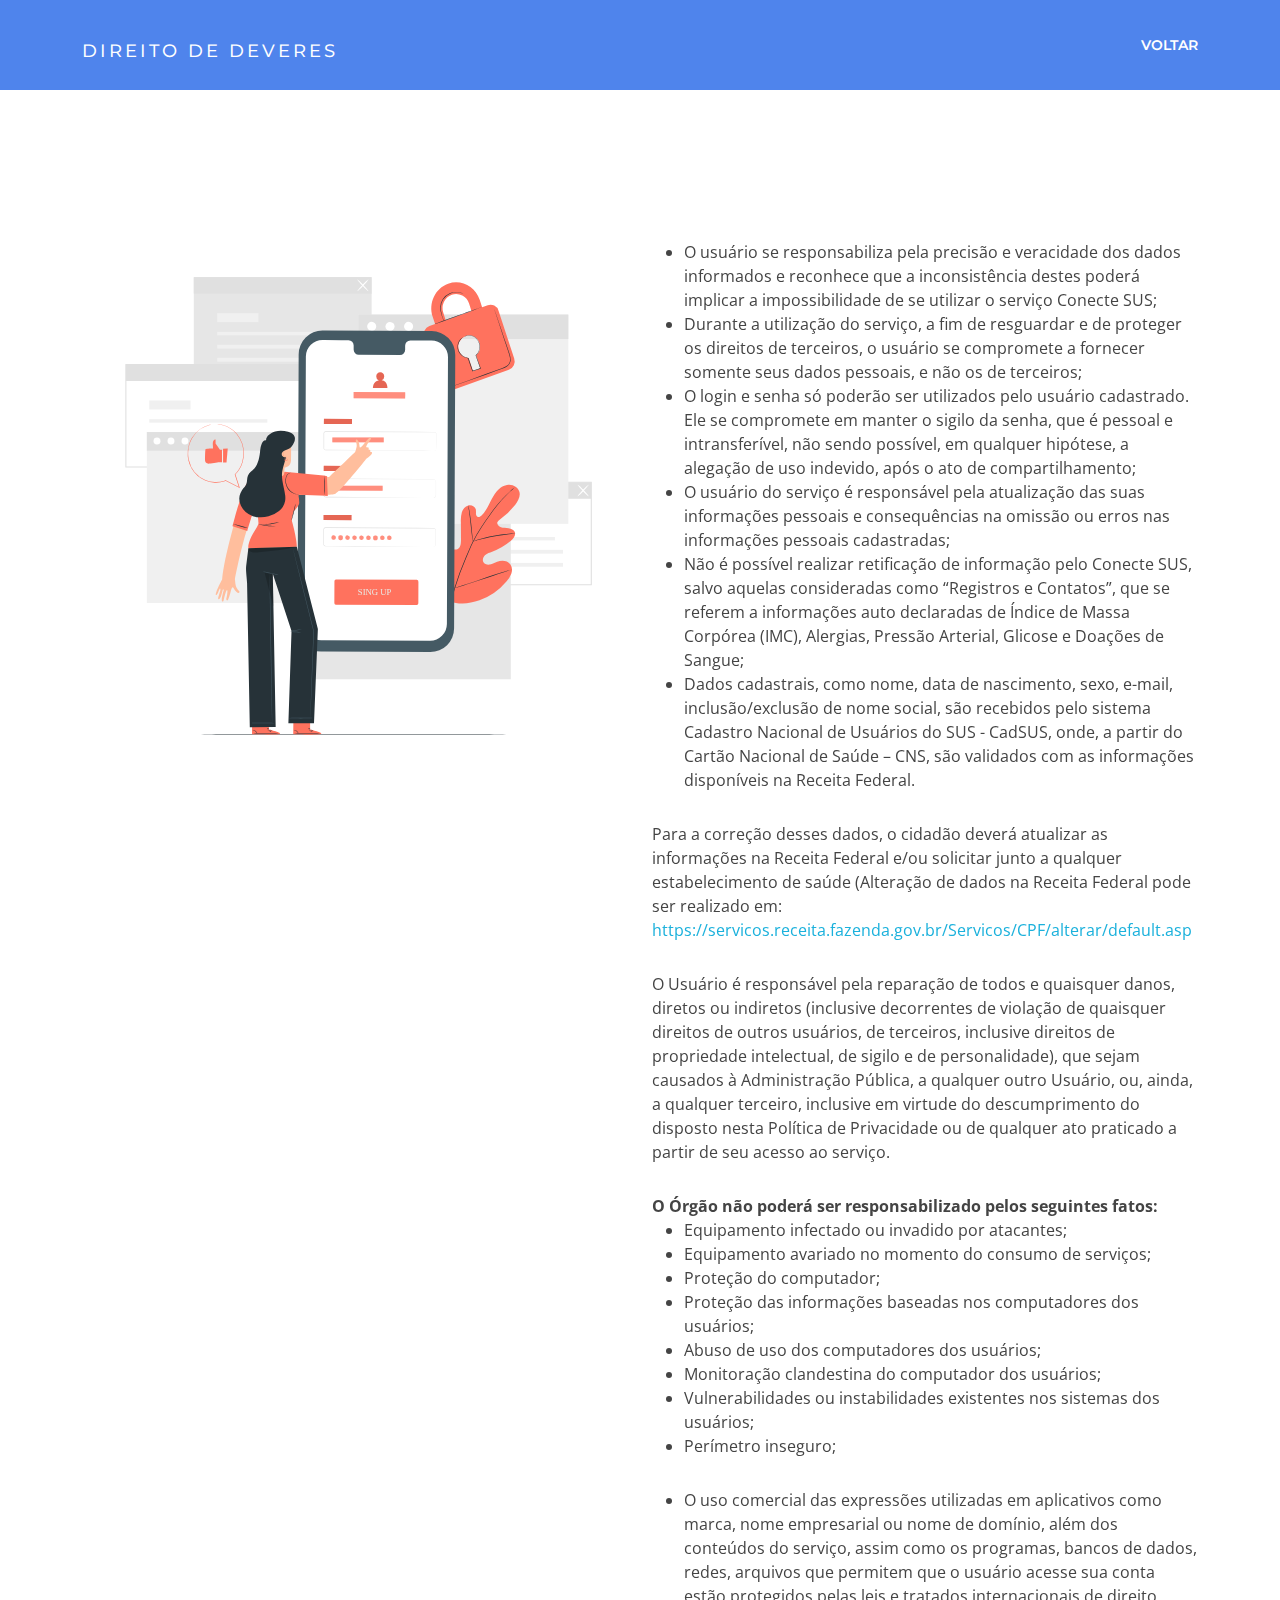
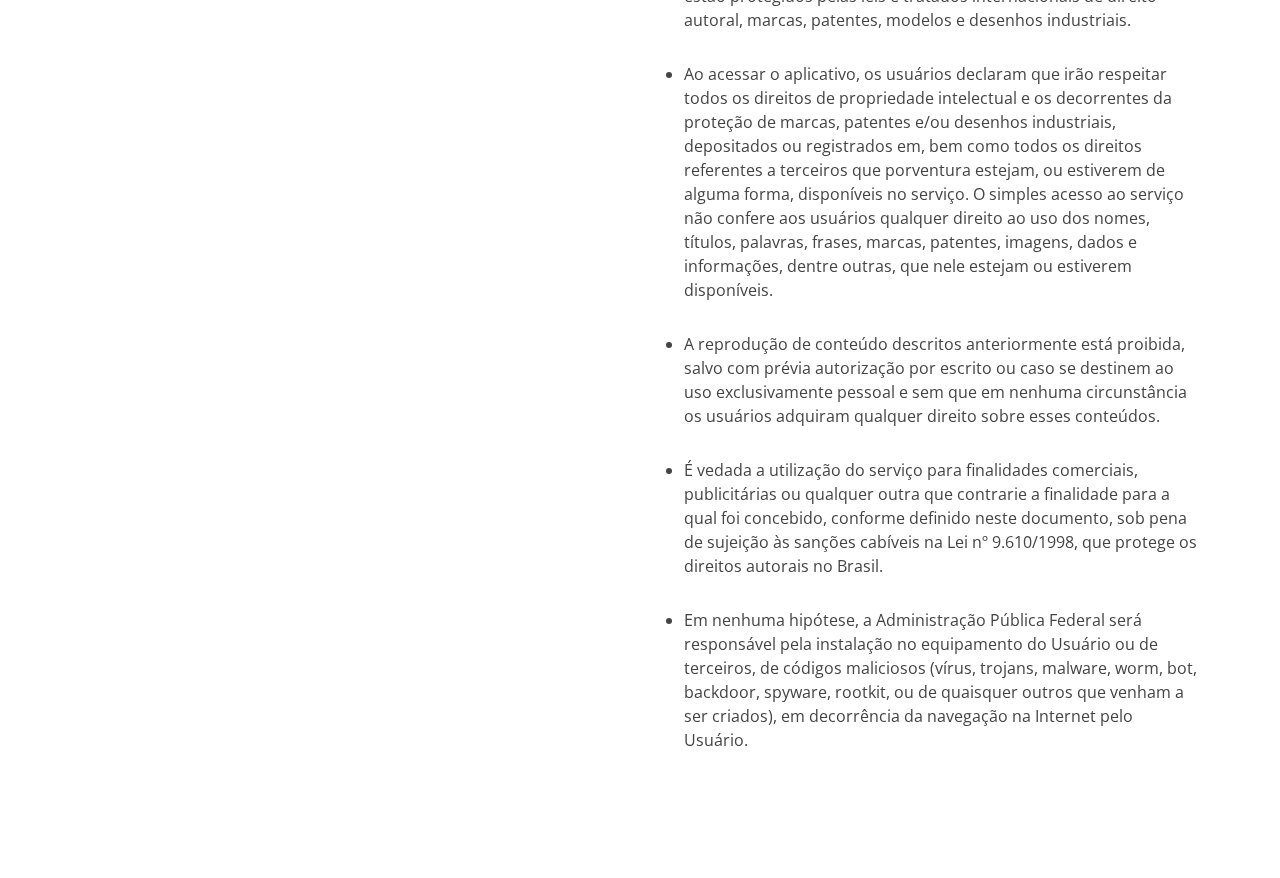
<file: modelo 2/pag3.html>
<!DOCTYPE html>
<html lang="en">

<head>
  <meta charset="utf-8">
  <meta content="width=device-width, initial-scale=1.0" name="viewport">

  <title>Direito de deveres</title>
  <meta content="" name="description">
  <meta content="" name="keywords">

  <!-- Google Fonts -->
  <link href="https://fonts.googleapis.com/css?family=Open+Sans:300,300i,400,400i,600,600i,700,700i|Montserrat:300,400,500,600,700" rel="stylesheet">

  <!-- Vendor CSS Files -->
  <link href="assets/vendor/aos/aos.css" rel="stylesheet">
  <link href="assets/vendor/bootstrap/css/bootstrap.min.css" rel="stylesheet">
  <link href="assets/vendor/bootstrap-icons/bootstrap-icons.css" rel="stylesheet">
  <link href="assets/vendor/glightbox/css/glightbox.min.css" rel="stylesheet">
  <link href="assets/vendor/swiper/swiper-bundle.min.css" rel="stylesheet">

  <!-- Template Main CSS File -->
  <link href="assets/css/style.css" rel="stylesheet">

</head>

<body>

  <!-- ======= Header ======= -->
  <header id="header" class="fixed-top d-flex align-items-center header-transparent">
    <div class="container d-flex align-items-center">

      <h1 class="logo me-auto"><a href="index.html">Direito de deveres</a></h1>

      <nav id="navbar" class="navbar order-last order-lg-0">
        
        <a class="nav-link" href="index.html">Voltar</a>
        
        
      </nav><!-- .navbar -->
    </div>
  </header><!-- End Header -->

  <!-- ======= Hero Section ======= -->
  <section id="features" class="clearfix">
  </section><!-- End Hero -->

  <main id="main">

    <!-- ======= Features Section ======= -->
    <section id="features" class="features">
      <div class="container" data-aos="fade-up">

        <div class="row feature-item">
          <div class="col-lg-6" data-aos="fade-right" data-aos-delay="100">
            <img src="assets/img/features-3.svg" class="img-fluid" alt="">
          </div>
          <div class="col-lg-6 wow fadeInUp pt-5 pt-lg-0" data-aos="fade-left" data-aos-delay="150">
            
            <ul>
              <li><i></i>O usuário se responsabiliza pela precisão e veracidade dos dados informados e reconhece que a inconsistência destes poderá implicar a impossibilidade de se utilizar o serviço Conecte SUS;</li>
              <li><i></i>Durante a utilização do serviço, a fim de resguardar e de proteger os direitos de terceiros, o usuário se compromete a fornecer somente seus dados pessoais, e não os de terceiros;</li>
              <li><i></i>O login e senha só poderão ser utilizados pelo usuário cadastrado. Ele se compromete em manter o sigilo da senha, que é pessoal e intransferível, não sendo possível, em qualquer hipótese, a alegação de uso indevido, após o ato de compartilhamento;</li>
              <li><i></i>O usuário do serviço é responsável pela atualização das suas informações pessoais e consequências na omissão ou erros nas informações pessoais cadastradas;</li>
              <li><i></i>Não é possível realizar retificação de informação pelo Conecte SUS, salvo aquelas consideradas como “Registros e Contatos”, que se referem a informações auto declaradas de Índice de Massa Corpórea (IMC), Alergias, Pressão Arterial, Glicose e Doações de Sangue;</li>
              <li><i></i>Dados cadastrais, como nome, data de nascimento, sexo, e-mail, inclusão/exclusão de nome social, são recebidos pelo sistema Cadastro Nacional de Usuários do SUS - CadSUS, onde, a partir do Cartão Nacional de Saúde – CNS, são validados com as informações disponíveis na Receita Federal.</li>
            </ul>
            <p></p>
            
            <h7>Para a correção desses dados, o cidadão deverá atualizar as informações na Receita Federal e/ou solicitar junto a qualquer estabelecimento de saúde (Alteração de dados na Receita Federal pode ser realizado em:</h7>
            <br>
            <a href="https://servicos.receita.fazenda.gov.br/Servicos/CPF/alterar/default.asp">https://servicos.receita.fazenda.gov.br/Servicos/CPF/alterar/default.asp</a>
            
            <p></p>
            <h7>O Usuário é responsável pela reparação de todos e quaisquer danos, diretos ou indiretos (inclusive decorrentes de violação de quaisquer direitos de outros usuários, de terceiros, inclusive direitos de propriedade intelectual, de sigilo e de personalidade), que sejam causados à Administração Pública, a qualquer outro Usuário, ou, ainda, a qualquer terceiro, inclusive em virtude do descumprimento do disposto nesta Política de Privacidade ou de qualquer ato praticado a partir de seu acesso ao serviço.</h7>
            <p></p>
            <h7><b>O Órgão não poderá ser responsabilizado pelos seguintes fatos:</b></h7>
            <ul>
              <li><i></i>Equipamento infectado ou invadido por atacantes;</li>
              <li><i></i>Equipamento avariado no momento do consumo de serviços;</li>
              <li><i></i>Proteção do computador;</li>
              <li><i></i>Proteção das informações baseadas nos computadores dos usuários;</li>
              <li><i></i>Abuso de uso dos computadores dos usuários;</li>
              <li><i></i>Monitoração clandestina do computador dos usuários;</li>
              <li><i></i>Vulnerabilidades ou instabilidades existentes nos sistemas dos usuários;</li>
              <li><i></i>Perímetro inseguro;</li>
            </ul>
            <p></p>
            <ul>
              <li><i></i>O uso comercial das expressões utilizadas em aplicativos como marca, nome empresarial ou nome de domínio, além dos conteúdos do serviço, assim como os programas, bancos de dados, redes, arquivos que permitem que o usuário acesse sua conta estão protegidos pelas leis e tratados internacionais de direito autoral, marcas, patentes, modelos e desenhos industriais.</li>
              <p></p>
              <li><i></i>Ao acessar o aplicativo, os usuários declaram que irão respeitar todos os direitos de propriedade intelectual e os decorrentes da proteção de marcas, patentes e/ou desenhos industriais, depositados ou registrados em, bem como todos os direitos referentes a terceiros que porventura estejam, ou estiverem de alguma forma, disponíveis no serviço. O simples acesso ao serviço não confere aos usuários qualquer direito ao uso dos nomes, títulos, palavras, frases, marcas, patentes, imagens, dados e informações, dentre outras, que nele estejam ou estiverem disponíveis.</li>
              <p></p>
              <li><i></i>A reprodução de conteúdo descritos anteriormente está proibida, salvo com prévia autorização por escrito ou caso se destinem ao uso exclusivamente pessoal e sem que em nenhuma circunstância os usuários adquiram qualquer direito sobre esses conteúdos.</li>
              <p></p>
              <li><i></i>É vedada a utilização do serviço para finalidades comerciais, publicitárias ou qualquer outra que contrarie a finalidade para a qual foi concebido, conforme definido neste documento, sob pena de sujeição às sanções cabíveis na Lei nº 9.610/1998, que protege os direitos autorais no Brasil.</li>
              <p></p>
              <li><i></i>Em nenhuma hipótese, a Administração Pública Federal será responsável pela instalação no equipamento do Usuário ou de terceiros, de códigos maliciosos (vírus, trojans, malware, worm, bot, backdoor, spyware, rootkit, ou de quaisquer outros que venham a ser criados), em decorrência da navegação na Internet pelo Usuário.</li>
              
            </ul>
          </div>
        </div>

      </div>
    </section><!-- End Features Section -->

  </main><!-- End #main -->

  <!-- ======= Footer ======= -->
  <footer id="footer" class="section-bg">
    <div class="container">
      
    </div>
  </footer><!-- End  Footer -->

  <a href="#" class="back-to-top d-flex align-items-center justify-content-center"><i class="bi bi-arrow-up-short"></i></a>

  <!-- Vendor JS Files -->
  <script src="assets/vendor/purecounter/purecounter_vanilla.js"></script>
  <script src="assets/vendor/aos/aos.js"></script>
  <script src="assets/vendor/bootstrap/js/bootstrap.bundle.min.js"></script>
  <script src="assets/vendor/glightbox/js/glightbox.min.js"></script>
  <script src="assets/vendor/isotope-layout/isotope.pkgd.min.js"></script>
  <script src="assets/vendor/swiper/swiper-bundle.min.js"></script>
  <script src="assets/vendor/php-email-form/validate.js"></script>

  <!-- Template Main JS File -->
  <script src="assets/js/main.js"></script>

</body>

</html>
</file>
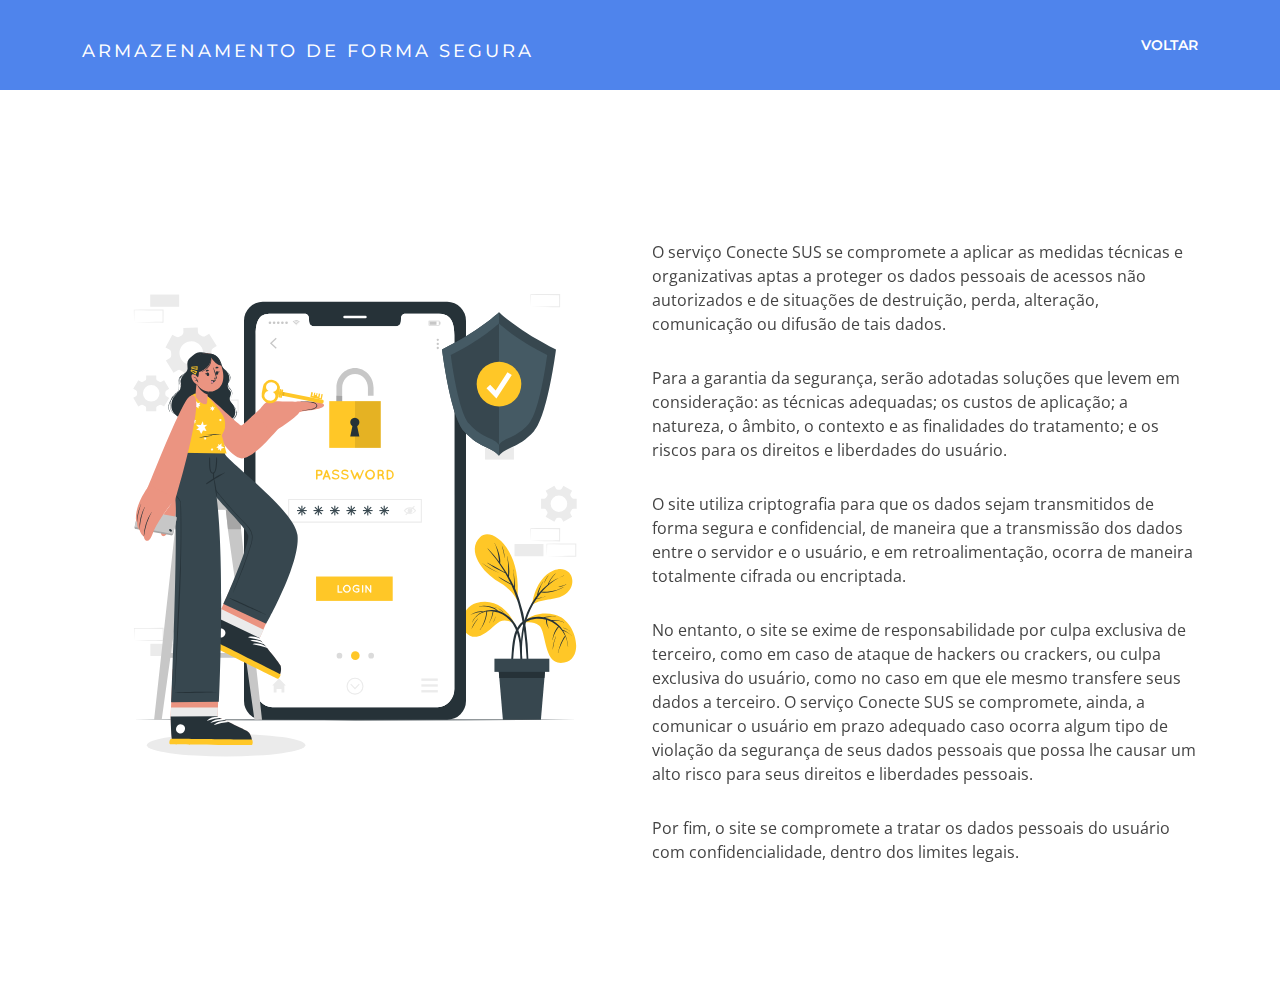
<file: modelo 2/pag4.html>
<!DOCTYPE html>
<html lang="en">

<head>
  <meta charset="utf-8">
  <meta content="width=device-width, initial-scale=1.0" name="viewport">

  <title>Seus dados pessoais armazenados de forma segura</title>
  <meta content="" name="description">
  <meta content="" name="keywords">

  <!-- Google Fonts -->
  <link href="https://fonts.googleapis.com/css?family=Open+Sans:300,300i,400,400i,600,600i,700,700i|Montserrat:300,400,500,600,700" rel="stylesheet">

  <!-- Vendor CSS Files -->
  <link href="assets/vendor/aos/aos.css" rel="stylesheet">
  <link href="assets/vendor/bootstrap/css/bootstrap.min.css" rel="stylesheet">
  <link href="assets/vendor/bootstrap-icons/bootstrap-icons.css" rel="stylesheet">
  <link href="assets/vendor/glightbox/css/glightbox.min.css" rel="stylesheet">
  <link href="assets/vendor/swiper/swiper-bundle.min.css" rel="stylesheet">

  <!-- Template Main CSS File -->
  <link href="assets/css/style.css" rel="stylesheet">

</head>

<body>

  <!-- ======= Header ======= -->
  <header id="header" class="fixed-top d-flex align-items-center header-transparent">
    <div class="container d-flex align-items-center">

      <h1 class="logo me-auto"><a href="index.html">armazenamento de forma segura</a></h1>

      <nav id="navbar" class="navbar order-last order-lg-0">
        
        <a class="nav-link" href="index.html">Voltar</a>
        
        
      </nav><!-- .navbar -->
    </div>
  </header><!-- End Header -->

  <!-- ======= Hero Section ======= -->
  <section id="features" class="clearfix">
  </section><!-- End Hero -->

  <main id="main">

    <!-- ======= Features Section ======= -->
    <section id="features" class="features">
      <div class="container" data-aos="fade-up">

        <div class="row feature-item">
          <div class="col-lg-6" data-aos="fade-right" data-aos-delay="100">
            <img src="assets/img/features-4.svg" class="img-fluid" alt="">
          </div>
          <div class="col-lg-6 wow fadeInUp pt-5 pt-lg-0" data-aos="fade-left" data-aos-delay="150">
            
            <p>
              O serviço Conecte SUS se compromete a aplicar as medidas técnicas e organizativas aptas a proteger os dados pessoais de acessos não autorizados e de situações de destruição, perda, alteração, comunicação ou difusão de tais dados.
            </p>
            <p>
              Para a garantia da segurança, serão adotadas soluções que levem em consideração: as técnicas adequadas; os custos de aplicação; a natureza, o âmbito, o contexto e as finalidades do tratamento; e os riscos para os direitos e liberdades do usuário.
            </p>
            <p>
              O site utiliza criptografia para que os dados sejam transmitidos de forma segura e confidencial, de maneira que a transmissão dos dados entre o servidor e o usuário, e em retroalimentação, ocorra de maneira totalmente cifrada ou encriptada.
            </p>
            <p>
              No entanto, o site se exime de responsabilidade por culpa exclusiva de terceiro, como em caso de ataque de hackers ou crackers, ou culpa exclusiva do usuário, como no caso em que ele mesmo transfere seus dados a terceiro. O serviço Conecte SUS se compromete, ainda, a comunicar o usuário em prazo adequado caso ocorra algum tipo de violação da segurança de seus dados pessoais que possa lhe causar um alto risco para seus direitos e liberdades pessoais.
            </p>
            <p>
              Por fim, o site se compromete a tratar os dados pessoais do usuário com confidencialidade, dentro dos limites legais.
            </p>
            
          </div>
        </div>

      </div>
    </section><!-- End Features Section -->

  </main><!-- End #main -->

  <!-- ======= Footer ======= -->
  <footer id="footer" class="section-bg">
    <div class="container">
      
    </div>
  </footer><!-- End  Footer -->

  <a href="#" class="back-to-top d-flex align-items-center justify-content-center"><i class="bi bi-arrow-up-short"></i></a>

  <!-- Vendor JS Files -->
  <script src="assets/vendor/purecounter/purecounter_vanilla.js"></script>
  <script src="assets/vendor/aos/aos.js"></script>
  <script src="assets/vendor/bootstrap/js/bootstrap.bundle.min.js"></script>
  <script src="assets/vendor/glightbox/js/glightbox.min.js"></script>
  <script src="assets/vendor/isotope-layout/isotope.pkgd.min.js"></script>
  <script src="assets/vendor/swiper/swiper-bundle.min.js"></script>
  <script src="assets/vendor/php-email-form/validate.js"></script>

  <!-- Template Main JS File -->
  <script src="assets/js/main.js"></script>

</body>

</html>
</file>
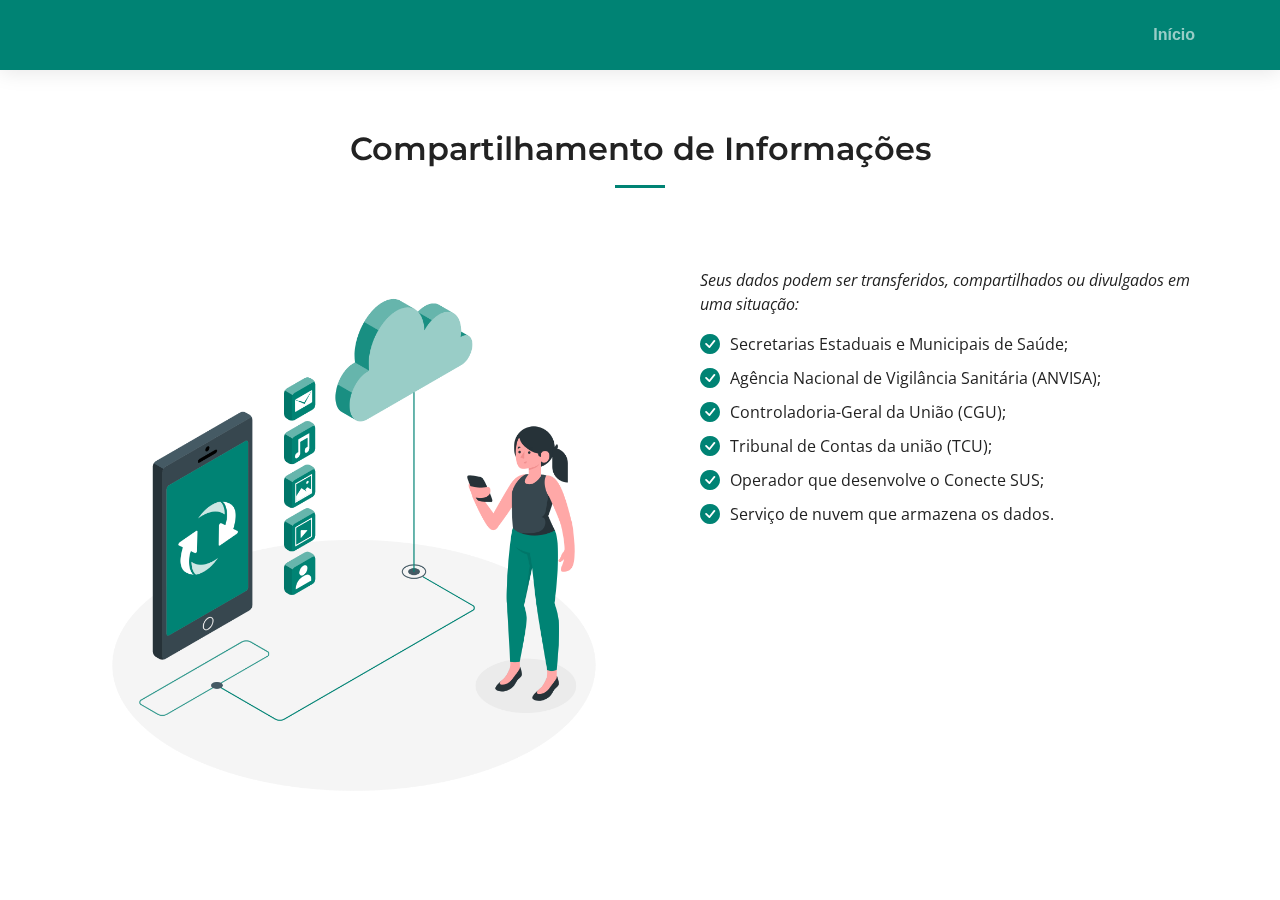
<file: modelo 3/page1.html>
<!DOCTYPE html>
<html lang="en">

<head>
  <meta charset="utf-8">
  <meta content="width=device-width, initial-scale=1.0" name="viewport">

  <title>Compartilhamento de Informações</title>
  <meta content="" name="description">
  <meta content="" name="keywords">

  
  <!-- Google Fonts -->
  <link rel="preconnect" href="https://fonts.googleapis.com">
  <link rel="preconnect" href="https://fonts.gstatic.com" crossorigin>
  <link href="https://fonts.googleapis.com/css2?family=Open+Sans:ital,wght@0,300;0,400;0,500;0,600;0,700;1,300;1,400;1,600;1,700&family=Montserrat:ital,wght@0,300;0,400;0,500;0,600;0,700;1,300;1,400;1,500;1,600;1,700&family=Raleway:ital,wght@0,300;0,400;0,500;0,600;0,700;1,300;1,400;1,500;1,600;1,700&display=swap" rel="stylesheet">

  <!-- Vendor CSS Files -->
  <link href="assets/vendor/bootstrap/css/bootstrap.min.css" rel="stylesheet">
  <link href="assets/vendor/bootstrap-icons/bootstrap-icons.css" rel="stylesheet">
  <link href="assets/vendor/aos/aos.css" rel="stylesheet">
  <link href="assets/vendor/glightbox/css/glightbox.min.css" rel="stylesheet">
  <link href="assets/vendor/swiper/swiper-bundle.min.css" rel="stylesheet">

  <!-- Template Main CSS File -->
  <link href="assets/css/main.css" rel="stylesheet">

</head>

<body>

  <!-- ======= Header ======= -->
  <header id="header" class="header d-flex align-items-center">

    <div class="container-fluid container-xl d-flex align-items-center justify-content-between">
      <a href="index.html" class="logo d-flex align-items-center">
        <h1><span></span></h1>
      </a>
      <nav id="navbar" class="navbar">
        <ul>
          <li><a href="index.html">Início</a></li>
        </ul>
      </nav><!-- .navbar -->

      <i class="mobile-nav-toggle mobile-nav-show bi bi-list"></i>
      <i class="mobile-nav-toggle mobile-nav-hide d-none bi bi-x"></i>

    </div>
  </header><!-- End Header -->
  <!-- End Header -->

  <main id="main">

    <section id="about" class="about">
      <div class="container" data-aos="fade-up">

        <div class="section-header">
          <h2>Compartilhamento de Informações</h2>
        </div>

        <div class="row gy-4">
          <div class="col-lg-6">       
            <img src="assets/img/pag1.png" class="img-fluid rounded-4 mb-4" alt="">
          </div>
          <div class="col-lg-6">
            <div class="content ps-0 ps-lg-5">
              <p class="fst-italic">
                Seus dados podem ser transferidos, compartilhados ou divulgados em uma situação:
              </p>
              <ul>
                <li><i class="bi bi-check-circle-fill"></i> Secretarias Estaduais e Municipais de Saúde;</li>
                <li><i class="bi bi-check-circle-fill"></i> Agência Nacional de Vigilância Sanitária (ANVISA);</li>
                <li><i class="bi bi-check-circle-fill"></i> Controladoria-Geral da União (CGU);</li>
                <li><i class="bi bi-check-circle-fill"></i> Tribunal de Contas da união (TCU);</li>
                <li><i class="bi bi-check-circle-fill"></i> Operador que desenvolve o Conecte SUS;</li>
                <li><i class="bi bi-check-circle-fill"></i> Serviço de nuvem que armazena os dados.</li>
              </ul>
              <p>
              
              </p>
            </div>
          </div>
        </div>

      </div>
    </section>

  </main><!-- End #main -->

  <a href="#" class="scroll-top d-flex align-items-center justify-content-center"><i class="bi bi-arrow-up-short"></i></a>

  <div id="preloader"></div>

  <!-- Vendor JS Files -->
  <script src="assets/vendor/bootstrap/js/bootstrap.bundle.min.js"></script>
  <script src="assets/vendor/aos/aos.js"></script>
  <script src="assets/vendor/glightbox/js/glightbox.min.js"></script>
  <script src="assets/vendor/purecounter/purecounter_vanilla.js"></script>
  <script src="assets/vendor/swiper/swiper-bundle.min.js"></script>
  <script src="assets/vendor/isotope-layout/isotope.pkgd.min.js"></script>
  <script src="assets/vendor/php-email-form/validate.js"></script>

  <!-- Template Main JS File -->
  <script src="assets/js/main.js"></script>

</body>

</html>
</file>
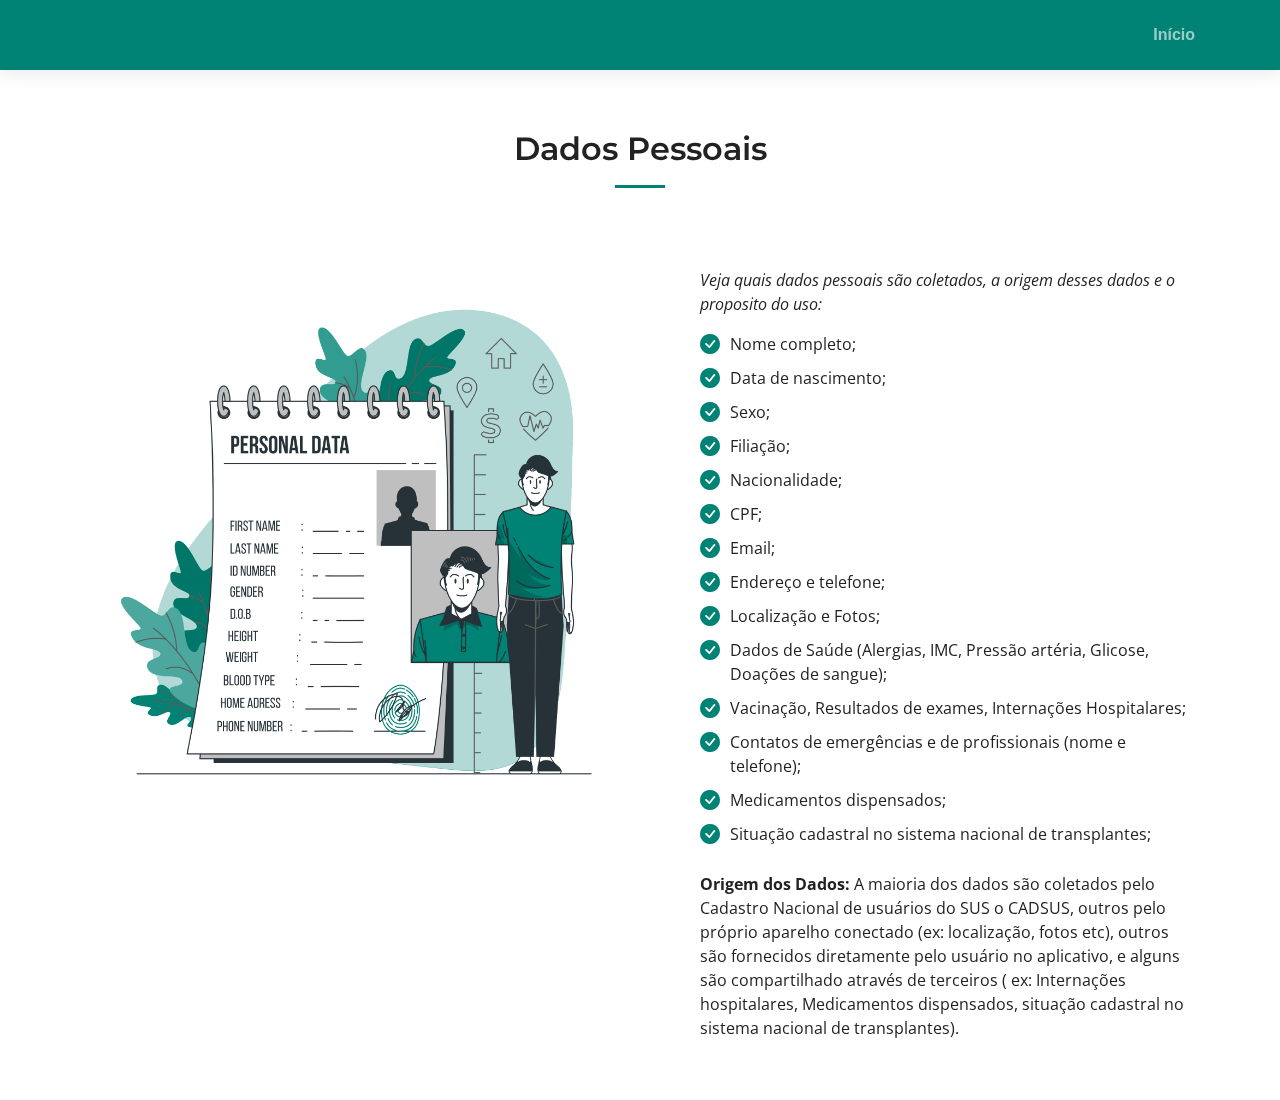
<file: modelo 3/page2.html>
<!DOCTYPE html>
<html lang="en">

<head>
  <meta charset="utf-8">
  <meta content="width=device-width, initial-scale=1.0" name="viewport">

  <title>Dados Pessoais</title>
  <meta content="" name="description">
  <meta content="" name="keywords">

  
  <!-- Google Fonts -->
  <link rel="preconnect" href="https://fonts.googleapis.com">
  <link rel="preconnect" href="https://fonts.gstatic.com" crossorigin>
  <link href="https://fonts.googleapis.com/css2?family=Open+Sans:ital,wght@0,300;0,400;0,500;0,600;0,700;1,300;1,400;1,600;1,700&family=Montserrat:ital,wght@0,300;0,400;0,500;0,600;0,700;1,300;1,400;1,500;1,600;1,700&family=Raleway:ital,wght@0,300;0,400;0,500;0,600;0,700;1,300;1,400;1,500;1,600;1,700&display=swap" rel="stylesheet">

  <!-- Vendor CSS Files -->
  <link href="assets/vendor/bootstrap/css/bootstrap.min.css" rel="stylesheet">
  <link href="assets/vendor/bootstrap-icons/bootstrap-icons.css" rel="stylesheet">
  <link href="assets/vendor/aos/aos.css" rel="stylesheet">
  <link href="assets/vendor/glightbox/css/glightbox.min.css" rel="stylesheet">
  <link href="assets/vendor/swiper/swiper-bundle.min.css" rel="stylesheet">

  <!-- Template Main CSS File -->
  <link href="assets/css/main.css" rel="stylesheet">

</head>

<body>

  <!-- ======= Header ======= -->
  <header id="header" class="header d-flex align-items-center">

    <div class="container-fluid container-xl d-flex align-items-center justify-content-between">
      <a href="index.html" class="logo d-flex align-items-center">
        <h1><span></span></h1>
      </a>
      <nav id="navbar" class="navbar">
        <ul>
          <li><a href="index.html">Início</a></li>
        </ul>
      </nav><!-- .navbar -->

      <i class="mobile-nav-toggle mobile-nav-show bi bi-list"></i>
      <i class="mobile-nav-toggle mobile-nav-hide d-none bi bi-x"></i>

    </div>
  </header><!-- End Header -->
  <!-- End Header -->

  <main id="main">

    <section id="about" class="about">
      <div class="container" data-aos="fade-up">

        <div class="section-header">
          <h2>Dados Pessoais</h2>
        </div>

        <div class="row gy-4">
          <div class="col-lg-6">       
            <img src="assets/img/pag2.png" class="img-fluid rounded-4 mb-4" alt="">
          </div>
          <div class="col-lg-6">
            <div class="content ps-0 ps-lg-5">
              <p class="fst-italic">
                Veja quais dados pessoais são coletados, a origem desses dados e o proposito do uso: 
              </p>
              <ul>
                <li><i class="bi bi-check-circle-fill"></i> Nome completo;</li>
                <li><i class="bi bi-check-circle-fill"></i> Data de nascimento;</li>
                <li><i class="bi bi-check-circle-fill"></i> Sexo;</li>
                <li><i class="bi bi-check-circle-fill"></i> Filiação;</li>
                <li><i class="bi bi-check-circle-fill"></i> Nacionalidade;</li>
                <li><i class="bi bi-check-circle-fill"></i> CPF;</li>
                <li><i class="bi bi-check-circle-fill"></i> Email;</li>
                <li><i class="bi bi-check-circle-fill"></i> Endereço e telefone;</li>
                <li><i class="bi bi-check-circle-fill"></i> Localização e Fotos;</li>
                <li><i class="bi bi-check-circle-fill"></i> Dados de Saúde (Alergias, IMC, Pressão artéria, Glicose, Doações de sangue);</li>
                <li><i class="bi bi-check-circle-fill"></i> Vacinação, Resultados de exames, Internações Hospitalares;</li>
                <li><i class="bi bi-check-circle-fill"></i> Contatos de emergências e de profissionais (nome e telefone);</li>
                <li><i class="bi bi-check-circle-fill"></i> Medicamentos dispensados;</li>
                <li><i class="bi bi-check-circle-fill"></i> Situação cadastral no sistema nacional de transplantes;</li>
              </ul>
              <p>
                <b>Origem dos Dados:</b> A maioria dos dados são coletados pelo Cadastro Nacional de usuários do SUS o CADSUS, outros pelo próprio aparelho conectado (ex: localização, fotos etc), outros são fornecidos diretamente pelo usuário no aplicativo, e alguns são compartilhado através de terceiros ( ex: Internações hospitalares, Medicamentos dispensados, situação cadastral no sistema nacional de transplantes).
              </p>
            </div>
          </div>
        </div>

      </div>
    </section>

  </main><!-- End #main -->

  <a href="#" class="scroll-top d-flex align-items-center justify-content-center"><i class="bi bi-arrow-up-short"></i></a>

  <div id="preloader"></div>

  <!-- Vendor JS Files -->
  <script src="assets/vendor/bootstrap/js/bootstrap.bundle.min.js"></script>
  <script src="assets/vendor/aos/aos.js"></script>
  <script src="assets/vendor/glightbox/js/glightbox.min.js"></script>
  <script src="assets/vendor/purecounter/purecounter_vanilla.js"></script>
  <script src="assets/vendor/swiper/swiper-bundle.min.js"></script>
  <script src="assets/vendor/isotope-layout/isotope.pkgd.min.js"></script>
  <script src="assets/vendor/php-email-form/validate.js"></script>

  <!-- Template Main JS File -->
  <script src="assets/js/main.js"></script>

</body>

</html>
</file>
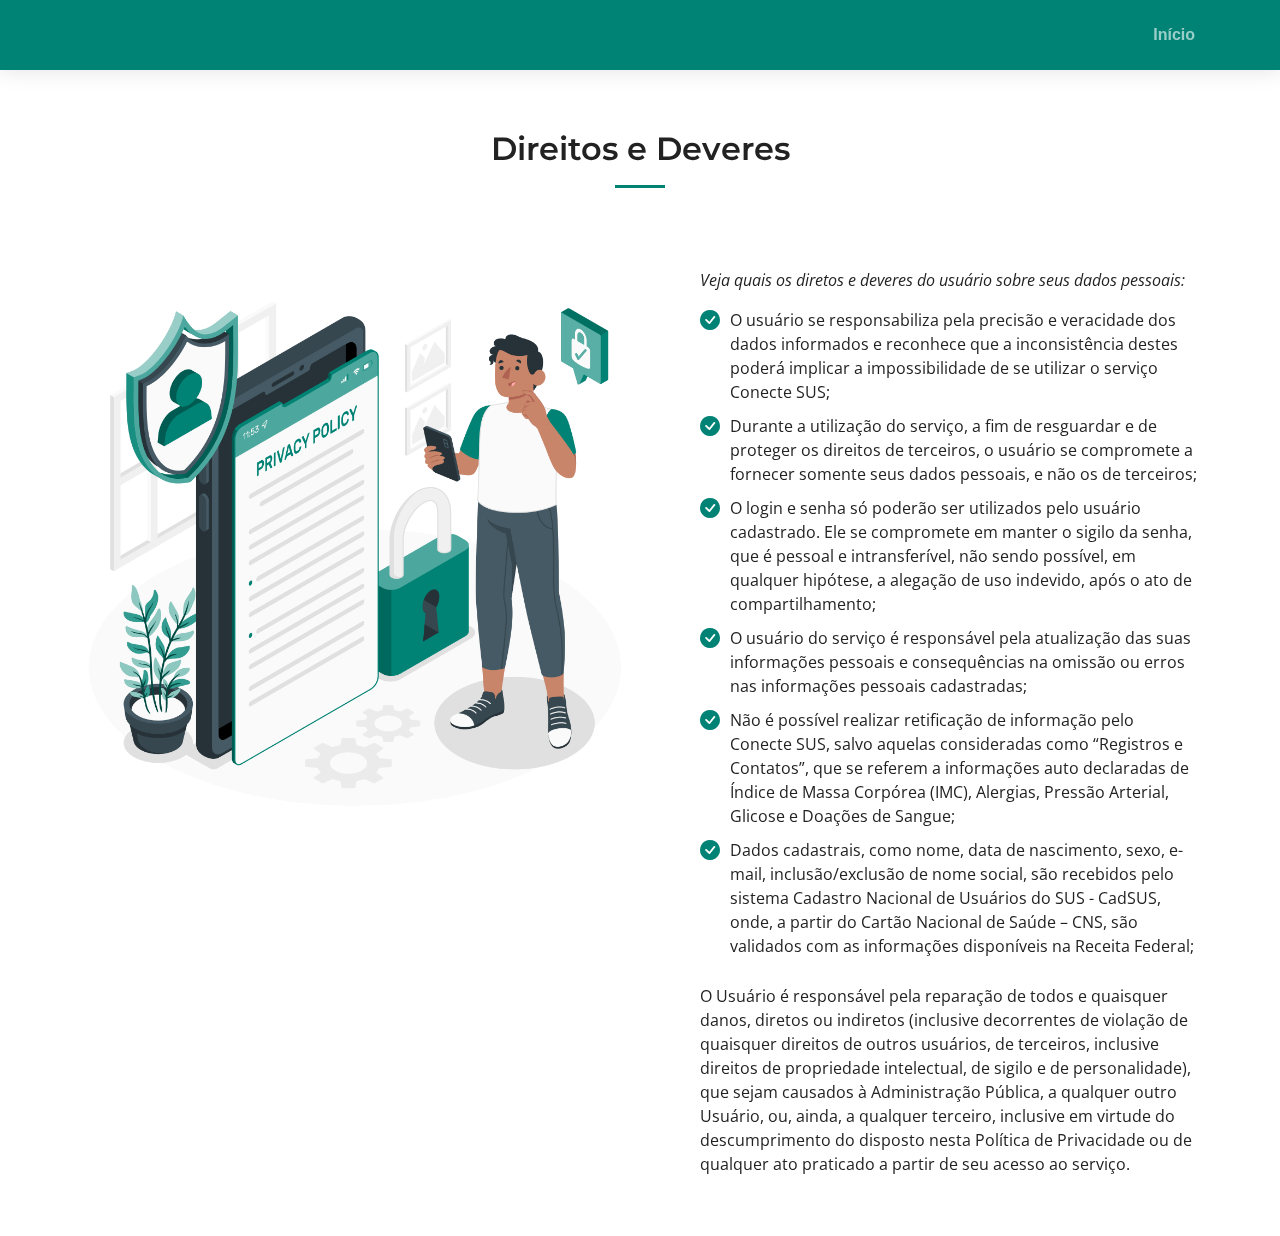
<file: modelo 3/page3.html>
<!DOCTYPE html>
<html lang="en">

<head>
  <meta charset="utf-8">
  <meta content="width=device-width, initial-scale=1.0" name="viewport">

  <title>Direitos e Deveres</title>
  <meta content="" name="description">
  <meta content="" name="keywords">

  
  <!-- Google Fonts -->
  <link rel="preconnect" href="https://fonts.googleapis.com">
  <link rel="preconnect" href="https://fonts.gstatic.com" crossorigin>
  <link href="https://fonts.googleapis.com/css2?family=Open+Sans:ital,wght@0,300;0,400;0,500;0,600;0,700;1,300;1,400;1,600;1,700&family=Montserrat:ital,wght@0,300;0,400;0,500;0,600;0,700;1,300;1,400;1,500;1,600;1,700&family=Raleway:ital,wght@0,300;0,400;0,500;0,600;0,700;1,300;1,400;1,500;1,600;1,700&display=swap" rel="stylesheet">

  <!-- Vendor CSS Files -->
  <link href="assets/vendor/bootstrap/css/bootstrap.min.css" rel="stylesheet">
  <link href="assets/vendor/bootstrap-icons/bootstrap-icons.css" rel="stylesheet">
  <link href="assets/vendor/aos/aos.css" rel="stylesheet">
  <link href="assets/vendor/glightbox/css/glightbox.min.css" rel="stylesheet">
  <link href="assets/vendor/swiper/swiper-bundle.min.css" rel="stylesheet">

  <!-- Template Main CSS File -->
  <link href="assets/css/main.css" rel="stylesheet">

</head>

<body>

  <!-- ======= Header ======= -->
  <header id="header" class="header d-flex align-items-center">

    <div class="container-fluid container-xl d-flex align-items-center justify-content-between">
      <a href="index.html" class="logo d-flex align-items-center">
        <h1><span></span></h1>
      </a>
      <nav id="navbar" class="navbar">
        <ul>
          <li><a href="index.html">Início</a></li>
        </ul>
      </nav><!-- .navbar -->

      <i class="mobile-nav-toggle mobile-nav-show bi bi-list"></i>
      <i class="mobile-nav-toggle mobile-nav-hide d-none bi bi-x"></i>

    </div>
  </header><!-- End Header -->
  <!-- End Header -->

  <main id="main">

    <section id="about" class="about">
      <div class="container" data-aos="fade-up">

        <div class="section-header">
          <h2>Direitos e Deveres</h2>
        </div>

        <div class="row gy-4">
          <div class="col-lg-6">       
            <img src="assets/img/pag3.png" class="img-fluid rounded-4 mb-4" alt="">
          </div>
          <div class="col-lg-6">
            <div class="content ps-0 ps-lg-5">
              <p class="fst-italic">
                Veja quais os diretos e deveres do usuário sobre seus dados pessoais:
              </p>
              <ul>
                <li><i class="bi bi-check-circle-fill"></i> O usuário se responsabiliza pela precisão e veracidade dos dados informados e reconhece que a inconsistência destes poderá implicar a impossibilidade de se utilizar o serviço Conecte SUS;</li>
                <li><i class="bi bi-check-circle-fill"></i> Durante a utilização do serviço, a fim de resguardar e de proteger os direitos de terceiros, o usuário se compromete a fornecer somente seus dados pessoais, e não os de terceiros;</li>
                <li><i class="bi bi-check-circle-fill"></i> O login e senha só poderão ser utilizados pelo usuário cadastrado. Ele se compromete em manter o sigilo da senha, que é pessoal e intransferível, não sendo possível, em qualquer hipótese, a alegação de uso indevido, após o ato de compartilhamento;</li>
                <li><i class="bi bi-check-circle-fill"></i> O usuário do serviço é responsável pela atualização das suas informações pessoais e consequências na omissão ou erros nas informações pessoais cadastradas;</li>
                <li><i class="bi bi-check-circle-fill"></i> Não é possível realizar retificação de informação pelo Conecte SUS, salvo aquelas consideradas como “Registros e Contatos”, que se referem a informações auto declaradas de Índice de Massa Corpórea (IMC), Alergias, Pressão Arterial, Glicose e Doações de Sangue;</li>
                <li><i class="bi bi-check-circle-fill"></i> Dados cadastrais, como nome, data de nascimento, sexo, e-mail, inclusão/exclusão de nome social, são recebidos pelo sistema Cadastro Nacional de Usuários do SUS - CadSUS, onde, a partir do Cartão Nacional de Saúde – CNS, são validados com as informações disponíveis na Receita Federal;</li>
              </ul>
              <p>
                O Usuário é responsável pela reparação de todos e quaisquer danos, diretos ou indiretos (inclusive decorrentes de violação de quaisquer direitos de outros usuários, de terceiros, inclusive direitos de propriedade intelectual, de sigilo e de personalidade), que sejam causados à Administração Pública, a qualquer outro Usuário, ou, ainda, a qualquer terceiro, inclusive em virtude do descumprimento do disposto nesta Política de Privacidade ou de qualquer ato praticado a partir de seu acesso ao serviço.
              </p>
            </div>
          </div>
        </div>

      </div>
    </section>

  </main><!-- End #main -->

  <a href="#" class="scroll-top d-flex align-items-center justify-content-center"><i class="bi bi-arrow-up-short"></i></a>

  <div id="preloader"></div>

  <!-- Vendor JS Files -->
  <script src="assets/vendor/bootstrap/js/bootstrap.bundle.min.js"></script>
  <script src="assets/vendor/aos/aos.js"></script>
  <script src="assets/vendor/glightbox/js/glightbox.min.js"></script>
  <script src="assets/vendor/purecounter/purecounter_vanilla.js"></script>
  <script src="assets/vendor/swiper/swiper-bundle.min.js"></script>
  <script src="assets/vendor/isotope-layout/isotope.pkgd.min.js"></script>
  <script src="assets/vendor/php-email-form/validate.js"></script>

  <!-- Template Main JS File -->
  <script src="assets/js/main.js"></script>

</body>

</html>
</file>
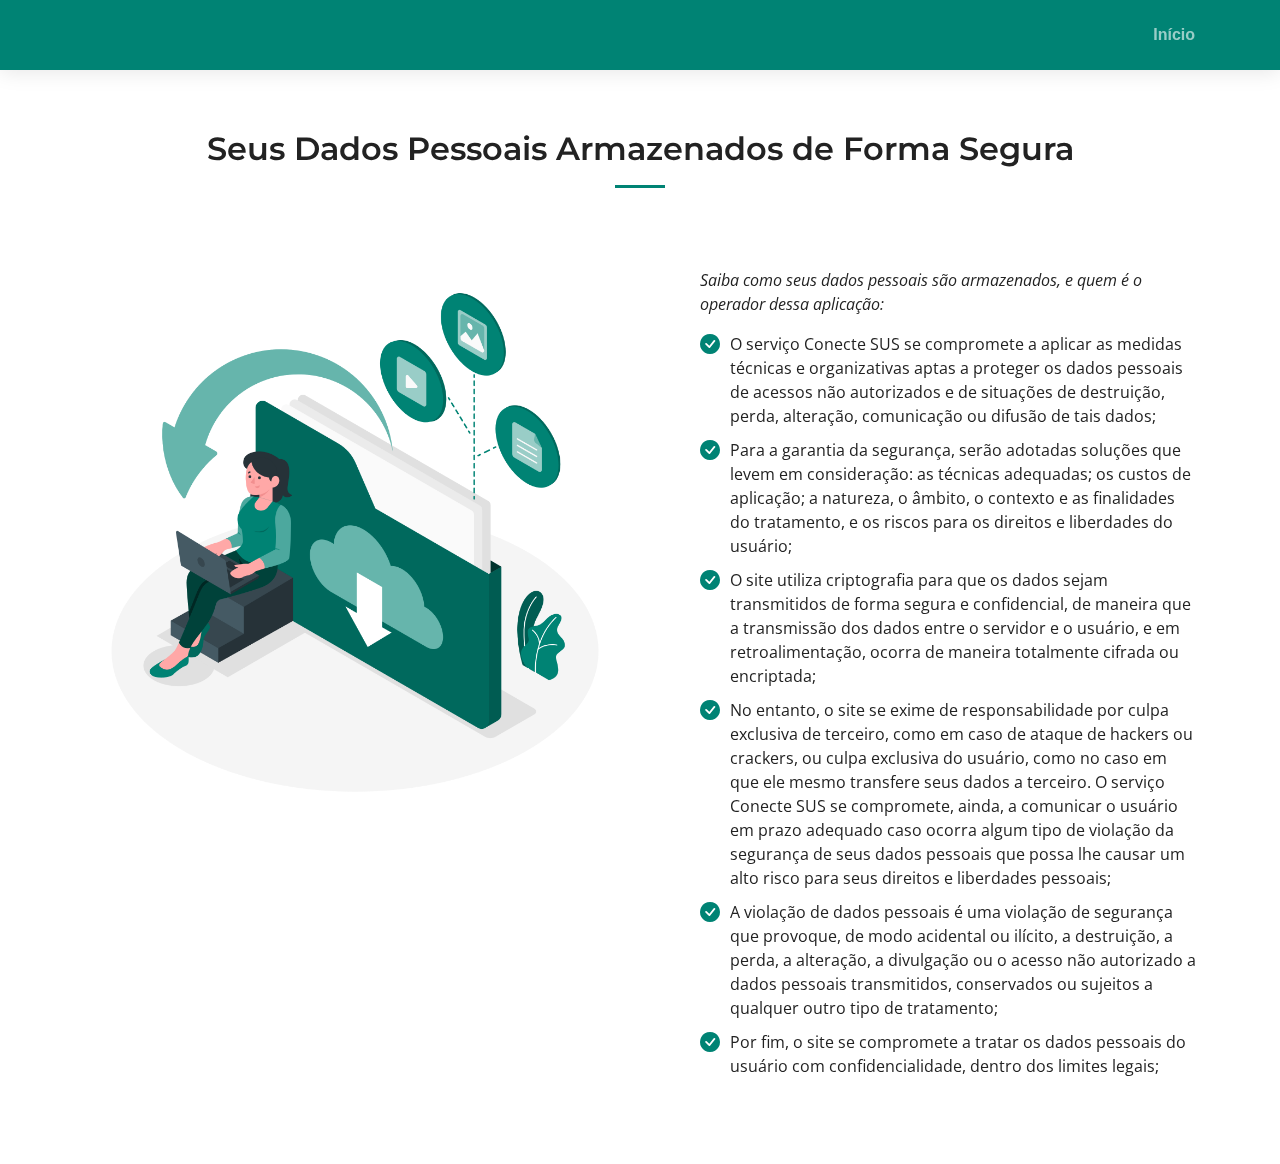
<file: modelo 3/page4.html>
<!DOCTYPE html>
<html lang="en">

<head>
  <meta charset="utf-8">
  <meta content="width=device-width, initial-scale=1.0" name="viewport">

  <title> Seus Dados Pessoais Armazenados de Forma Segura</title>
  <meta content="" name="description">
  <meta content="" name="keywords">

  
  <!-- Google Fonts -->
  <link rel="preconnect" href="https://fonts.googleapis.com">
  <link rel="preconnect" href="https://fonts.gstatic.com" crossorigin>
  <link href="https://fonts.googleapis.com/css2?family=Open+Sans:ital,wght@0,300;0,400;0,500;0,600;0,700;1,300;1,400;1,600;1,700&family=Montserrat:ital,wght@0,300;0,400;0,500;0,600;0,700;1,300;1,400;1,500;1,600;1,700&family=Raleway:ital,wght@0,300;0,400;0,500;0,600;0,700;1,300;1,400;1,500;1,600;1,700&display=swap" rel="stylesheet">

  <!-- Vendor CSS Files -->
  <link href="assets/vendor/bootstrap/css/bootstrap.min.css" rel="stylesheet">
  <link href="assets/vendor/bootstrap-icons/bootstrap-icons.css" rel="stylesheet">
  <link href="assets/vendor/aos/aos.css" rel="stylesheet">
  <link href="assets/vendor/glightbox/css/glightbox.min.css" rel="stylesheet">
  <link href="assets/vendor/swiper/swiper-bundle.min.css" rel="stylesheet">

  <!-- Template Main CSS File -->
  <link href="assets/css/main.css" rel="stylesheet">

</head>

<body>

  <!-- ======= Header ======= -->
  <header id="header" class="header d-flex align-items-center">

    <div class="container-fluid container-xl d-flex align-items-center justify-content-between">
      <a href="index.html" class="logo d-flex align-items-center">
        <h1><span></span></h1>
      </a>
      <nav id="navbar" class="navbar">
        <ul>
          <li><a href="index.html">Início</a></li>
        </ul>
      </nav><!-- .navbar -->

      <i class="mobile-nav-toggle mobile-nav-show bi bi-list"></i>
      <i class="mobile-nav-toggle mobile-nav-hide d-none bi bi-x"></i>

    </div>
  </header><!-- End Header -->
  <!-- End Header -->

  <main id="main">

    <section id="about" class="about">
      <div class="container" data-aos="fade-up">

        <div class="section-header">
          <h2>Seus Dados Pessoais Armazenados de Forma Segura</h2>
        </div>

        <div class="row gy-4">
          <div class="col-lg-6">       
            <img src="assets/img/pag4.png" class="img-fluid rounded-4 mb-4" alt="">
          </div>
          <div class="col-lg-6">
            <div class="content ps-0 ps-lg-5">
              <p class="fst-italic">
                Saiba como seus dados pessoais são armazenados, e quem é o operador dessa aplicação:
              </p>
              <ul>
                <li><i class="bi bi-check-circle-fill"></i> O serviço Conecte SUS se compromete a aplicar as medidas técnicas e organizativas aptas a proteger os dados pessoais de acessos não autorizados e de situações de destruição, perda, alteração, comunicação ou difusão de tais dados;</li>
                <li><i class="bi bi-check-circle-fill"></i> Para a garantia da segurança, serão adotadas soluções que levem em consideração: as técnicas adequadas; os custos de aplicação; a natureza, o âmbito, o contexto e as finalidades do tratamento, e os riscos para os direitos e liberdades do usuário;</li>
                <li><i class="bi bi-check-circle-fill"></i> O site utiliza criptografia para que os dados sejam transmitidos de forma segura e confidencial, de maneira que a transmissão dos dados entre o servidor e o usuário, e em retroalimentação, ocorra de maneira totalmente cifrada ou encriptada;</li>
                <li><i class="bi bi-check-circle-fill"></i> No entanto, o site se exime de responsabilidade por culpa exclusiva de terceiro, como em caso de ataque de hackers ou crackers, ou culpa exclusiva do usuário, como no caso em que ele mesmo transfere seus dados a terceiro. O serviço Conecte SUS se compromete, ainda, a comunicar o usuário em prazo adequado caso ocorra algum tipo de violação da segurança de seus dados pessoais que possa lhe causar um alto risco para seus direitos e liberdades pessoais;</li>
                <li><i class="bi bi-check-circle-fill"></i> A violação de dados pessoais é uma violação de segurança que provoque, de modo acidental ou ilícito, a destruição, a perda, a alteração, a divulgação ou o acesso não autorizado a dados pessoais transmitidos, conservados ou sujeitos a qualquer outro tipo de tratamento;</li>
                <li><i class="bi bi-check-circle-fill"></i> Por fim, o site se compromete a tratar os dados pessoais do usuário com confidencialidade, dentro dos limites legais;</li>
              </ul>
              <p>
                
              </p>
            </div>
          </div>
        </div>

      </div>
    </section>

  </main><!-- End #main -->

  <a href="#" class="scroll-top d-flex align-items-center justify-content-center"><i class="bi bi-arrow-up-short"></i></a>

  <div id="preloader"></div>

  <!-- Vendor JS Files -->
  <script src="assets/vendor/bootstrap/js/bootstrap.bundle.min.js"></script>
  <script src="assets/vendor/aos/aos.js"></script>
  <script src="assets/vendor/glightbox/js/glightbox.min.js"></script>
  <script src="assets/vendor/purecounter/purecounter_vanilla.js"></script>
  <script src="assets/vendor/swiper/swiper-bundle.min.js"></script>
  <script src="assets/vendor/isotope-layout/isotope.pkgd.min.js"></script>
  <script src="assets/vendor/php-email-form/validate.js"></script>

  <!-- Template Main JS File -->
  <script src="assets/js/main.js"></script>

</body>

</html>
</file>
<file: modelo 2/assets/css/style.css>
/*--------------------------------------------------------------
# General
--------------------------------------------------------------*/
body {
  background: #fff;
  color: #444;
  font-family: "Open Sans", sans-serif;
}

a {
  color: #1bb1dc;
  text-decoration: none;
  transition: 0.5s;
}

a:hover,
a:active,
a:focus {
  color: #0a98c0;
  outline: none;
  text-decoration: none;
}

p {
  padding: 0;
  margin: 0 0 30px 0;
}

h1,
h2,
h3,
h4,
h5,
h6 {
  font-family: "Montserrat", sans-serif;
  font-weight: 400;
  margin: 0 0 20px 0;
  padding: 0;
}

/*--------------------------------------------------------------
# Back to top button
--------------------------------------------------------------*/
.back-to-top {
  position: fixed;
  visibility: hidden;
  opacity: 0;
  right: 15px;
  bottom: 15px;
  z-index: 996;
  background: #4F84EC ;
  width: 40px;
  height: 40px;
  border-radius: 50px;
  transition: all 0.4s;
}

.back-to-top i {
  font-size: 28px;
  color: #fff;
  line-height: 0;
}

.back-to-top:hover {
  background: #224893 ;
  color: #fff;
}

.back-to-top.active {
  visibility: visible;
  opacity: 1;
}

/*--------------------------------------------------------------
# Disable aos animation delay on mobile devices
--------------------------------------------------------------*/
@media screen and (max-width: 768px) {
  [data-aos-delay] {
    transition-delay: 0 !important;
  }
}

/*--------------------------------------------------------------
# Header
--------------------------------------------------------------*/
#header {
  background: #4F84EC  (255, 255, 255);
  transition: all 0.5s;
  z-index: 997;
  height: 90px;
}

#header.header-transparent {
  background: #4F84EC  ;
}

#header.header-scrolled {
  background: #4F84EC  ;
  height: 70px;
  box-shadow: 0px 0px 30px rgba(127, 137, 161, 0.3);
}

#header .logo {
  font-size: 36px;
  margin: 0;
  padding: 0;
  font-weight: 450;
  letter-spacing: 3px;
  text-transform: uppercase;
}

#header .logo a {
  color: #ffffff;
  font-size: 18px;
}

#header .logo img {
  max-height: 40px;
}

#header .social-links {
  margin: 0 0 0 20px;
  display: inline-flex;
  align-items: center;
  justify-content: center;
}

#header .social-links a {
  color: #ffffff;
  transition: 0.3s;
  line-height: 0;
  margin-left: 15px;
}

#header .social-links a i {
  line-height: 0;
}

#header .social-links a:hover {
  color: #1bb1dc;
}

@media (max-width: 992px) {
  #header .social-links {
    margin: 0 15px 0 0;
  }
}

@media (max-width: 992px) {
  #header .logo {
    font-size: 28px;
  }
}

/*--------------------------------------------------------------
# Navigation Menu
--------------------------------------------------------------*/
/**
* Desktop Navigation 
*/
.navbar {
  padding: 0;
}

.navbar ul {
  margin: 0;
  padding: 0;
  display: flex;
  list-style: none;
  align-items: center;
}

.navbar li {
  position: relative;
}

.navbar a,
.navbar a:focus {
  display: flex;
  align-items: center;
  justify-content: space-between;
  padding: 10px 0 10px 24px;
  font-family: "Montserrat", sans-serif;
  text-transform: uppercase;
  font-size: 14px;
  font-weight: 600;
  color: #ffffff;
  white-space: nowrap;
  transition: 0.3s;
}

.navbar a i,
.navbar a:focus i {
  font-size: 12px;
  line-height: 0;
  margin-left: 5px;
}

.navbar a:hover,
.navbar .active,
.navbar .active:focus,
.navbar li:hover>a {
  color: #000000;
}

.navbar .dropdown ul {
  display: block;
  position: absolute;
  left: 24px;
  top: calc(100% + 30px);
  margin: 0;
  padding: 10px 0;
  z-index: 99;
  opacity: 0;
  visibility: hidden;
  background: #fff;
  box-shadow: 0px 0px 30px rgba(127, 137, 161, 0.25);
  transition: 0.3s;
}

.navbar .dropdown ul li {
  min-width: 200px;
}

.navbar .dropdown ul a {
  padding: 10px 20px;
  text-transform: none;
  font-weight: 400;
}

.navbar .dropdown ul a i {
  font-size: 12px;
}

.navbar .dropdown ul a:hover,
.navbar .dropdown ul .active:hover,
.navbar .dropdown ul li:hover>a {
  color: #1bb1dc;
}

.navbar .dropdown:hover>ul {
  opacity: 1;
  top: 100%;
  visibility: visible;
}

.navbar .dropdown .dropdown ul {
  top: 0;
  left: calc(100% - 30px);
  visibility: hidden;
}

.navbar .dropdown .dropdown:hover>ul {
  opacity: 1;
  top: 0;
  left: 100%;
  visibility: visible;
}

@media (max-width: 1366px) {
  .navbar .dropdown .dropdown ul {
    left: -90%;
  }

  .navbar .dropdown .dropdown:hover>ul {
    left: -100%;
  }
}

/**
* Mobile Navigation 
*/
.mobile-nav-toggle {
  color: #413e66;
  font-size: 28px;
  cursor: pointer;
  display: none;
  line-height: 0;
  transition: 0.5s;
}

.mobile-nav-toggle.bi-x {
  color: #fff;
}

@media (max-width: 991px) {
  .mobile-nav-toggle {
    display: block;
  }

  .navbar ul {
    display: none;
  }
}

.navbar-mobile {
  position: fixed;
  overflow: hidden;
  top: 0;
  right: 0;
  left: 0;
  bottom: 0;
  background: rgba(45, 43, 70, 0.9);
  transition: 0.3s;
  z-index: 999;
}

.navbar-mobile .mobile-nav-toggle {
  position: absolute;
  top: 15px;
  right: 15px;
}

.navbar-mobile ul {
  display: block;
  position: absolute;
  top: 55px;
  right: 15px;
  bottom: 15px;
  left: 15px;
  padding: 10px 0;
  background-color: #fff;
  overflow-y: auto;
  transition: 0.3s;
}

.navbar-mobile a,
.navbar-mobile a:focus {
  padding: 10px 20px;
  font-size: 15px;
  color: #413e66;
}

.navbar-mobile a:hover,
.navbar-mobile .active,
.navbar-mobile li:hover>a {
  color: #1bb1dc;
}

.navbar-mobile .getstarted,
.navbar-mobile .getstarted:focus {
  margin: 15px;
}

.navbar-mobile .dropdown ul,
.navbar-mobile .dropdown .dropdown ul {
  position: static;
  display: none;
  margin: 10px 20px;
  padding: 10px 0;
  z-index: 99;
  opacity: 1;
  visibility: visible;
  background: #fff;
  box-shadow: 0px 0px 30px rgba(127, 137, 161, 0.25);
}

.navbar-mobile .dropdown ul li,
.navbar-mobile .dropdown .dropdown ul li {
  min-width: 200px;
}

.navbar-mobile .dropdown ul a,
.navbar-mobile .dropdown .dropdown ul a {
  padding: 10px 20px;
}

.navbar-mobile .dropdown ul a i,
.navbar-mobile .dropdown .dropdown ul a i {
  font-size: 12px;
}

.navbar-mobile .dropdown ul a:hover,
.navbar-mobile .dropdown ul .active:hover,
.navbar-mobile .dropdown ul li:hover>a,
.navbar-mobile .dropdown .dropdown ul a:hover,
.navbar-mobile .dropdown .dropdown ul .active:hover,
.navbar-mobile .dropdown .dropdown ul li:hover>a {
  color: #1bb1dc;
}

.navbar-mobile .dropdown>.dropdown-active,
.navbar-mobile .dropdown .dropdown>.dropdown-active {
  display: block;
}

/*--------------------------------------------------------------
# Hero Section
--------------------------------------------------------------*/
#hero {
  width: 100%;
  height: 100vh;
  position: relative;
  background: #f5f8fd url("../img/intro-bg.jpg") center top no-repeat;
  background-size: cover;
  padding-top: 110px;
}

@media (max-width: 991px) {
  #hero {
    height: auto;
    padding: 100px 0 60px 0;
  }

  #hero .container {
    height: auto !important;
  }

  #hero .intro-img {
    width: 80%;
  }
}

@media (min-width: 992px) {
  #hero .intro-info {
    padding-top: 100px;
  }
}

@media (max-width: 991px) {
  #hero .intro-info {
    text-align: center;
    padding-top: 40px;
  }
}

#hero .intro-info h2 {
  color: #413e66;
  margin-bottom: 40px;
  font-size: 48px;
  font-weight: 700;
}

#hero .intro-info h2 span {
  color: #1bb1dc;
}

@media (max-width: 991px) {
  #hero .intro-info h2 {
    font-size: 34px;
    margin-bottom: 30px;
  }
}

#hero .intro-info .btn-get-started,
#hero .intro-info .btn-services {
  font-family: "Montserrat", sans-serif;
  font-size: 13px;
  font-weight: 600;
  text-transform: uppercase;
  letter-spacing: 1px;
  display: inline-block;
  padding: 10px 32px;
  border-radius: 4px;
  transition: 0.5s;
  color: #fff;
  background: #1bb1dc;
  color: #fff;
}

#hero .intro-info .btn-get-started:hover,
#hero .intro-info .btn-services:hover {
  background: #0a98c0;
}

#features .container .btn-get-started,
#features .container .btn-services {
  font-family: "Montserrat", sans-serif;
  font-size: 13px;
  font-weight: 600;
  text-transform: uppercase;
  letter-spacing: 1px;
  display: inline-block;
  padding: 10px 32px;
  border-radius: 4px;
  transition: 0.5s;
  color: #fff;
  background: #4F84EC;
  color: #fff;
}

#features .container .btn-get-started:hover,
#features .container .btn-services:hover {
  background: #0a98c0;
}

/*--------------------------------------------------------------
# Sections
--------------------------------------------------------------*/
section {
  overflow: hidden;
}

/* Sections Header
--------------------------------*/
.section-header h3 {
  font-size: 36px;
  color: #413e66;
  text-align: center;
  font-weight: 700;
  position: relative;
  font-family: "Montserrat", sans-serif;
}

.section-header p {
  text-align: center;
  margin: auto;
  font-size: 15px;
  padding-bottom: 60px;
  color: #535074;
  width: 50%;
}

@media (max-width: 767px) {
  .section-header p {
    width: 100%;
  }
}

/* Section with background
--------------------------------*/
.section-bg {
  background: #f5f8fd;
}

/* About Us Section
--------------------------------*/
#about {
  padding: 80px 0;
}

#about .about-content {
  padding-top: 40px;
}

#about .about-content h2 {
  color: #413e66;
  font-family: "Montserrat", sans-serif;
  font-weight: 700;
}

#about .about-content h3 {
  color: #696592;
  font-weight: 400;
  font-size: 22px;
  font-style: italic;
}

#about .about-content ul {
  list-style: none;
  padding: 0;
}

#about .about-content ul li {
  padding-bottom: 10px;
}

#about .about-content ul li i {
  font-size: 20px;
  padding-right: 4px;
  color: #1bb1dc;
}

#about .about-img {
  position: relative;
  margin: 30px 30px 30px 30px;
}

#about .about-img img {
  width: 100%;
  border: 8px solid #fff;
  transition: 0.5s;
}

#about .about-img img:hover {
  width: 100%;
  transform: scale(1.03);
}

#about .about-img::before {
  position: absolute;
  left: -31px;
  top: -30px;
  width: 90%;
  height: 92%;
  z-index: -1;
  content: "";
  background-color: #ebf1fa;
  transition: 0.5s;
}

#about .about-img::after {
  position: absolute;
  right: -31px;
  bottom: -30px;
  width: 90%;
  height: 92%;
  z-index: -1;
  content: "";
  background-color: #ebf1fa;
  transition: 0.5s;
}

/* Services Section
--------------------------------*/
#services {
  padding: 60px 0 40px 0;
}

#services .box {
  padding: 30px;
  position: relative;
  overflow: hidden;
  background: #fff;
  box-shadow: 0 10px 29px 0 rgba(68, 88, 144, 0.1);
  transition: all 0.3s ease-in-out;
  text-align: center;
  height: 100%;
}

#services .box:hover {
  transform: scale(1.1);
}

#services .icon {
  margin: 0 auto 15px auto;
  padding-top: 12px;
  display: inline-block;
  text-align: center;
  border-radius: 50%;
  width: 60px;
  height: 60px;
}

#services .icon i {
  font-size: 36px;
  line-height: 0;
}

#services .title {
  font-weight: 700;
  margin-bottom: 15px;
  font-size: 18px;
}

#services .title a {
  color: #111;
}

#services .box:hover .title a {
  color: #1bb1dc;
}

#services .description {
  font-size: 14px;
  line-height: 28px;
  margin-bottom: 0;
  text-align: left;
}

/* Why Us Section
--------------------------------*/
#why-us {
  padding: 60px 0;
}

@media (max-width: 991px) {
  #why-us .why-us-content {
    padding-top: 30px;
  }
}

#why-us .why-us-content .features {
  margin: 0 0 15px 0;
  padding: 0;
}

#why-us .why-us-content .features i {
  font-size: 36px;
  float: left;
}

#why-us .why-us-content .features h4 {
  font-size: 24px;
  font-weight: 600;
  margin-left: 56px;
  color: #413e66;
  margin-bottom: 5px;
}

#why-us .why-us-content .features p {
  font-size: 16px;
  margin-left: 56px;
  color: #555186;
}

#why-us .counters {
  padding-top: 40px;
}

#why-us .counters span {
  font-family: "Montserrat", sans-serif;
  font-weight: bold;
  font-size: 48px;
  display: block;
  color: #555186;
}

#why-us .counters p {
  padding: 0;
  margin: 0 0 20px 0;
  font-family: "Montserrat", sans-serif;
  font-size: 14px;
  color: #8a87b6;
}

/* Call To Action Section
--------------------------------*/
#call-to-action {
  background: #2d2b46;
  background-size: cover;
  padding: 40px 0;
}

#call-to-action .cta-title {
  color: #fff;
  font-size: 28px;
  font-weight: 700;
}

#call-to-action .cta-text {
  color: #fff;
}

@media (min-width: 991px) {
  #call-to-action .cta-btn-container {
    display: flex;
    align-items: center;
    justify-content: flex-end;
  }
}

#call-to-action .cta-btn {
  font-family: "Montserrat", sans-serif;
  font-weight: 700;
  font-size: 16px;
  letter-spacing: 1px;
  display: inline-block;
  padding: 8px 26px;
  border-radius: 3px;
  transition: 0.5s;
  margin: 10px;
  border: 3px solid #fff;
  color: #fff;
}

#call-to-action .cta-btn:hover {
  background: #1bb1dc;
  border: 3px solid #1bb1dc;
}

/* Features Section
--------------------------------*/
#features {
  padding: 80px 0;
}

#features h4 {
  font-weight: 600;
  font-size: 24px;
}

/* Portfolio Section
--------------------------------*/
#portfolio {
  padding: 60px 0;
}

#portfolio #portfolio-flters {
  padding: 0;
  margin: 5px 0 35px 0;
  list-style: none;
  text-align: center;
}

#portfolio #portfolio-flters li {
  cursor: pointer;
  margin: 15px 15px 15px 0;
  display: inline-block;
  padding: 6px 10px;
  font-size: 16px;
  line-height: 20px;
  color: #413e66;
  margin-bottom: 5px;
  transition: all 0.3s ease-in-out;
}

#portfolio #portfolio-flters li:hover,
#portfolio #portfolio-flters li.filter-active {
  color: #1bb1dc;
}

#portfolio #portfolio-flters li:last-child {
  margin-right: 0;
}

#portfolio .portfolio-item {
  position: relative;
  overflow: hidden;
  margin-bottom: 30px;
}

#portfolio .portfolio-item .portfolio-wrap {
  overflow: hidden;
  position: relative;
  margin: 0;
}

#portfolio .portfolio-item .portfolio-wrap:hover img {
  opacity: 0.4;
  transition: 0.3s;
}

#portfolio .portfolio-item .portfolio-wrap .portfolio-info {
  position: absolute;
  top: 0;
  right: 0;
  bottom: 0;
  left: 0;
  display: flex;
  justify-content: center;
  align-items: center;
  flex-direction: column;
  text-align: center;
  opacity: 0;
  transition: 0.2s linear;
}

#portfolio .portfolio-item .portfolio-wrap .portfolio-info h4 {
  font-size: 22px;
  line-height: 1px;
  font-weight: 700;
  margin-bottom: 14px;
  padding-bottom: 0;
}

#portfolio .portfolio-item .portfolio-wrap .portfolio-info h4 a {
  color: #fff;
}

#portfolio .portfolio-item .portfolio-wrap .portfolio-info h4 a:hover {
  color: #1bb1dc;
}

#portfolio .portfolio-item .portfolio-wrap .portfolio-info p {
  padding: 0;
  margin: 0;
  color: #f8fcff;
  font-weight: 500;
  font-size: 14px;
  text-transform: uppercase;
}

#portfolio .portfolio-item .portfolio-wrap .portfolio-info .link-preview,
#portfolio .portfolio-item .portfolio-wrap .portfolio-info .link-details {
  display: inline-block;
  line-height: 1;
  text-align: center;
  width: 36px;
  height: 36px;
  background: #1bb1dc;
  border-radius: 50%;
  margin: 10px 4px 0 4px;
  display: inline-flex;
  align-items: center;
  justify-content: center;
}

#portfolio .portfolio-item .portfolio-wrap .portfolio-info .link-preview i,
#portfolio .portfolio-item .portfolio-wrap .portfolio-info .link-details i {
  font-size: 22px;
  color: #fff;
  line-height: 0;
}

#portfolio .portfolio-item .portfolio-wrap .portfolio-info .link-preview:hover,
#portfolio .portfolio-item .portfolio-wrap .portfolio-info .link-details:hover {
  background: #42c3e8;
}

#portfolio .portfolio-item .portfolio-wrap .portfolio-info .link-preview:hover i,
#portfolio .portfolio-item .portfolio-wrap .portfolio-info .link-details:hover i {
  color: #fff;
}

#portfolio .portfolio-item .portfolio-wrap:hover {
  background: #282646;
}

#portfolio .portfolio-item .portfolio-wrap:hover .portfolio-info {
  opacity: 1;
}

/*--------------------------------------------------------------
# Portfolio Details
--------------------------------------------------------------*/
.portfolio-details {
  padding-top: 40px;
}

.portfolio-details .portfolio-details-slider img {
  width: 100%;
}

.portfolio-details .portfolio-details-slider .swiper-pagination {
  margin-top: 20px;
  position: relative;
}

.portfolio-details .portfolio-details-slider .swiper-pagination .swiper-pagination-bullet {
  width: 12px;
  height: 12px;
  background-color: #fff;
  opacity: 1;
  border: 1px solid #1bb1dc;
}

.portfolio-details .portfolio-details-slider .swiper-pagination .swiper-pagination-bullet-active {
  background-color: #1bb1dc;
}

.portfolio-details .portfolio-info {
  padding: 30px;
  box-shadow: 0px 0 30px rgba(65, 62, 102, 0.08);
}

.portfolio-details .portfolio-info h3 {
  font-size: 22px;
  font-weight: 700;
  margin-bottom: 20px;
  padding-bottom: 20px;
  border-bottom: 1px solid #eee;
}

.portfolio-details .portfolio-info ul {
  list-style: none;
  padding: 0;
  font-size: 15px;
}

.portfolio-details .portfolio-info ul li+li {
  margin-top: 10px;
}

.portfolio-details .portfolio-description {
  padding-top: 30px;
}

.portfolio-details .portfolio-description h2 {
  font-size: 26px;
  font-weight: 700;
  margin-bottom: 20px;
}

.portfolio-details .portfolio-description p {
  padding: 0;
}

/* Testimonials Section
--------------------------------*/
#testimonials {
  padding: 60px 0;
}

#testimonials .section-header {
  margin-bottom: 40px;
}

#testimonials .testimonials-carousel,
#testimonials .testimonials-slider {
  overflow: hidden;
}

@media (max-width: 767px) {
  #testimonials .testimonial-item {
    text-align: center;
  }
}

#testimonials .testimonial-item .testimonial-img {
  width: 120px;
  border-radius: 50%;
  border: 4px solid #fff;
  float: left;
}

@media (max-width: 767px) {
  #testimonials .testimonial-item .testimonial-img {
    float: none;
    margin: auto;
  }
}

#testimonials .testimonial-item h3 {
  font-size: 20px;
  font-weight: bold;
  margin: 10px 0 5px 0;
  color: #111;
  margin-left: 140px;
}

#testimonials .testimonial-item h4 {
  font-size: 14px;
  color: #999;
  margin: 0 0 15px 0;
  margin-left: 140px;
}

#testimonials .testimonial-item p {
  font-style: italic;
  margin: 0 0 15px 140px;
}

@media (min-width: 992px) {
  #testimonials .testimonial-item p {
    width: 80%;
  }
}

@media (max-width: 767px) {

  #testimonials .testimonial-item h3,
  #testimonials .testimonial-item h4,
  #testimonials .testimonial-item p {
    margin-left: 0;
  }
}

#testimonials .swiper-pagination {
  margin-top: 20px;
  position: relative;
}

#testimonials .swiper-pagination .swiper-pagination-bullet {
  width: 12px;
  height: 12px;
  background-color: #fff;
  opacity: 1;
  border: 1px solid #1bb1dc;
}

#testimonials .swiper-pagination .swiper-pagination-bullet-active {
  background-color: #1bb1dc;
}

/* Team Section
--------------------------------*/
#team {
  padding: 60px 0;
}

#team .member {
  text-align: center;
  margin-bottom: 20px;
  position: relative;
  overflow: hidden;
}

#team .member .member-info {
  display: flex;
  justify-content: center;
  align-items: center;
  position: absolute;
  bottom: 0;
  left: 0;
  right: 0;
  transition: 0.2s;
  padding: 15px 0;
  background: rgba(29, 28, 41, 0.6);
}

#team .member .member-info-content {
  transition: margin 0.2s;
  height: 36px;
  transition: height 0.4s;
}

#team .member:hover .member-info {
  transition: 0.4s;
}

#team .member:hover .member-info-content {
  height: 70px;
}

#team .member h4 {
  font-weight: 700;
  margin-bottom: 2px;
  font-size: 18px;
  color: #fff;
}

#team .member span {
  font-style: italic;
  display: block;
  font-size: 13px;
  color: #fff;
}

#team .member .social a {
  transition: none;
  color: #fff;
}

#team .member .social a:hover {
  color: #1bb1dc;
}

#team .member .social i {
  font-size: 18px;
  margin: 0 2px;
}

/* Clients Section
--------------------------------*/
#clients {
  padding: 60px 0;
}

#clients img {
  opacity: 0.5;
  transition: 0.3s;
}

#clients img:hover {
  opacity: 1;
}

#clients .swiper-pagination {
  margin-top: 20px;
  position: relative;
}

#clients .swiper-pagination .swiper-pagination-bullet {
  width: 12px;
  height: 12px;
  background-color: #fff;
  opacity: 1;
  border: 1px solid #1bb1dc;
}

#clients .swiper-pagination .swiper-pagination-bullet-active {
  background-color: #1bb1dc;
}

/* Pricing Section
--------------------------------*/
#pricing {
  padding: 80px 0;
}

@media (max-width: 991px) {
  #pricing {
    padding-bottom: 30px;
  }
}

#pricing .card {
  border: 0;
  border-radius: 0px;
  box-shadow: 0 3px 0px 0 rgba(65, 62, 102, 0.08);
  transition: all 0.3s ease-in-out;
  padding: 36px 0;
  position: relative;
}

@media (max-width: 991px) {
  #pricing .card {
    margin-bottom: 50px;
  }
}

#pricing .card:after {
  content: "";
  position: absolute;
  top: 0;
  left: 0;
  width: 0%;
  height: 5px;
  background-color: #1bb1dc;
  transition: 0.5s;
}

#pricing .card:hover {
  transform: scale(1.05);
  box-shadow: 0 20px 35px 0 rgba(0, 0, 0, 0.08);
}

#pricing .card:hover:after {
  width: 100%;
}

#pricing .card .card-header {
  background-color: white;
  border-bottom: 0px;
  -moz-text-align-last: center;
  text-align-last: center;
}

#pricing .card .card-title {
  margin-bottom: 16px;
  color: #535074;
}

#pricing .card .card-block {
  padding-top: 0;
  text-align: center;
}

#pricing .card .list-group-item {
  border: 0px;
  padding: 6px;
  color: #413e66;
  font-weight: 300;
}

#pricing .card h3 {
  font-size: 64px;
  margin-bottom: 0px;
  color: #535074;
}

#pricing .card h3 .currency {
  font-size: 30px;
  position: relative;
  font-weight: 400;
  top: -30px;
  letter-spacing: 0px;
}

#pricing .card h3 .period {
  font-size: 16px;
  color: #6c67a3;
  letter-spacing: 0px;
}

#pricing .card .list-group {
  margin-bottom: 15px;
}

#pricing .card .btn {
  text-transform: uppercase;
  font-size: 13px;
  font-weight: 500;
  color: #5f5b96;
  border-radius: 0;
  padding: 10px 24px;
  letter-spacing: 1px;
  border-radius: 3px;
  display: inline-block;
  background: #1bb1dc;
  color: #fff;
}

#pricing .card .btn:hover {
  background: #0a98c0;
}

/* Frequently Asked Questions Section
--------------------------------*/
#faq {
  padding: 60px 0;
  overflow: hidden;
}

#faq .faq-list {
  padding: 0;
  list-style: none;
}

#faq .faq-list li {
  border-bottom: 1px solid #edecf4;
  margin-bottom: 20px;
  padding-bottom: 20px;
}

#faq .faq-list .question {
  display: block;
  position: relative;
  font-family: #1bb1dc;
  font-size: 18px;
  line-height: 24px;
  font-weight: 400;
  padding-left: 25px;
  cursor: pointer;
  color: #158caf;
  transition: 0.3s;
}

#faq .faq-list i {
  font-size: 16px;
  position: absolute;
  left: 0;
  top: -2px;
}

#faq .faq-list p {
  margin-bottom: 0;
  padding: 10px 0 0 25px;
}

#faq .faq-list .icon-show {
  display: none;
}

#faq .faq-list .collapsed {
  color: black;
}

#faq .faq-list .collapsed:hover {
  color: #1bb1dc;
}

#faq .faq-list .collapsed .icon-show {
  display: inline-block;
  transition: 0.6s;
}

#faq .faq-list .collapsed .icon-close {
  display: none;
  transition: 0.6s;
}

/*--------------------------------------------------------------
# Breadcrumbs
--------------------------------------------------------------*/
.breadcrumbs {
  padding: 15px 0;
  background: #f9f9fb;
  min-height: 40px;
  margin-top: 90px;
}

.breadcrumbs h2 {
  font-size: 26px;
  font-weight: 500;
  margin-bottom: 10px;
}

.breadcrumbs ol {
  display: flex;
  flex-wrap: wrap;
  list-style: none;
  padding: 0 0 10px 0;
  margin: 0;
  font-size: 14px;
}

.breadcrumbs ol li+li {
  padding-left: 10px;
}

.breadcrumbs ol li+li::before {
  display: inline-block;
  padding-right: 10px;
  color: #555186;
  content: "/";
}


/*--------------------------------------------------------------
# Footer
--------------------------------------------------------------*/
#footer {
  padding: 0 0 30px 0;
  font-size: 14px;
  background: #fff;
}

#footer .footer-top {
  padding: 60px 0 30px 0;
  background: #f5f8fd;
}

#footer .footer-top .footer-info {
  margin-bottom: 30px;
}


#footer .footer-top .footer-info h3 {
  font-size: 34px;
  margin: 0 0 20px 0;
  padding: 2px 0 2px 0;
  line-height: 1;
  font-family: "Montserrat", sans-serif;
  color: #413e66;
  font-weight: 400;
  letter-spacing: 3px;
  text-transform: uppercase;
}

#footer .footer-top .footer-info p {
  font-size: 13px;
  line-height: 24px;
  margin-bottom: 0;
  font-family: "Montserrat", sans-serif;
  color: #535074;
}

#footer .footer-top .social-links a {
  display: inline-flex;
  align-items: center;
  justify-content: center;
  background: #1bb1dc;
  color: #fff;
  margin-right: 4px;
  border-radius: 50%;
  text-align: center;
  width: 36px;
  height: 36px;
  transition: 0.3s;
}

#footer .footer-top .social-links a i {
  line-height: 0;
  font-size: 16px;
}

#footer .footer-top .social-links a:hover {
  background: #0a98c0;
  color: #fff;
}

@media (max-width: 574px) {
  #footer .footer-top .social-links a {
    margin-bottom: 25px;
  }
}

#footer .footer-top h4 {
  font-size: 14px;
  font-weight: bold;
  color: #413e66;
  text-transform: uppercase;
  position: relative;
  padding-bottom: 10px;
}

#footer .footer-top .footer-links {
  margin-bottom: 30px;
}

#footer .footer-top .footer-links ul {
  list-style: none;
  padding: 0;
  margin: 0;
}

#footer .footer-top .footer-links ul li {
  padding: 8px 0;
}

#footer .footer-top .footer-links ul li:first-child {
  padding-top: 0;
}

#footer .footer-top .footer-links ul a {
  color: #696592;
}

#footer .footer-top .footer-links ul a:hover {
  color: #1bb1dc;
}

#footer .footer-top .footer-contact {
  margin-bottom: 30px;
}

#footer .footer-top .footer-contact p {
  line-height: 26px;
}

#footer .footer-top .footer-newsletter {
  margin-bottom: 30px;
}

#footer .footer-top .footer-newsletter input[type=email] {
  border: 0;
  padding: 6px 8px;
  width: 65%;
  border: 1px solid #d9dde6;
}

#footer .footer-top .footer-newsletter input[type=submit] {
  background: #1bb1dc;
  border: 1px solid #1bb1dc;
  width: 35%;
  padding: 6px 0;
  text-align: center;
  color: #fff;
  transition: 0.3s;
  cursor: pointer;
}

#footer .footer-top .footer-newsletter input[type=submit]:hover {
  background: #0a98c0;
}

#footer .php-email-form .validate {
  display: none;
  color: red;
  margin: 0 0 15px 0;
  font-weight: 400;
  font-size: 13px;
}

#footer .php-email-form .error-message {
  display: none;
  color: #fff;
  background: #ed3c0d;
  text-align: left;
  padding: 15px;
  font-weight: 600;
}

#footer .php-email-form .error-message br+br {
  margin-top: 25px;
}

#footer .php-email-form .sent-message {
  display: none;
  color: #fff;
  background: #18d26e;
  text-align: center;
  padding: 15px;
  font-weight: 600;
}

#footer .php-email-form .loading {
  display: none;
  background: #fff;
  text-align: center;
  padding: 15px;
}

#footer .php-email-form .loading:before {
  content: "";
  display: inline-block;
  border-radius: 50%;
  width: 24px;
  height: 24px;
  margin: 0 10px -6px 0;
  border: 3px solid #18d26e;
  border-top-color: #eee;
  -webkit-animation: animate-loading 1s linear infinite;
  animation: animate-loading 1s linear infinite;
}

#footer .php-email-form input,
#footer .php-email-form textarea {
  border-radius: 0;
  box-shadow: none;
  border: 1px solid #dce1ec;
  font-size: 14px;
}

#footer .php-email-form input:focus,
#footer .php-email-form textarea:focus {
  border-color: #1bb1dc;
}

#footer .php-email-form input {
  padding: 10px 15px;
}

#footer .php-email-form textarea {
  padding: 12px 15px;
}

#footer .php-email-form button[type=submit] {
  background: #1bb1dc;
  border: 0;
  border-radius: 3px;
  padding: 8px 30px;
  color: #fff;
  transition: 0.3s;
}

#footer .php-email-form button[type=submit]:hover {
  background: #0a98c0;
  cursor: pointer;
}

@-webkit-keyframes animate-loading {
  0% {
    transform: rotate(0deg);
  }

  100% {
    transform: rotate(360deg);
  }
}

@keyframes animate-loading {
  0% {
    transform: rotate(0deg);
  }

  100% {
    transform: rotate(360deg);
  }
}

#footer .copyright {
  text-align: center;
  padding-top: 30px;
  color: #535074;
  font-size: 15px;
}

#footer .credits {
  text-align: center;
  font-size: 14px;
  padding-top: 4px;
  color: #8582a8;
}

#footer .credits a {
  color: #1bb1dc;
}

#footer .credits a:hover {
  color: #0a98c0;
}
</file>
<file: modelo 3/assets/css/main.css>
:root {
  --font-default: "Open Sans", system-ui, -apple-system, "Segoe UI", Roboto, "Helvetica Neue", Arial, "Noto Sans", "Liberation Sans", sans-serif, "Apple Color Emoji", "Segoe UI Emoji", "Segoe UI Symbol", "Noto Color Emoji";
  --font-primary: "Montserrat", sans-serif;
  --font-secondary: "Poppins", sans-serif;
}

/* Colors */
:root {
  --color-default: #222222;
  --color-primary: #008374;
  --color-secondary: #f85a40;
}

/* Smooth scroll behavior */
:root {
  scroll-behavior: smooth;
}

/*--------------------------------------------------------------
# General
--------------------------------------------------------------*/
body {
  font-family: var(--font-default);
  color: var(--color-default);
}

a {
  color: var(--color-primary);
  text-decoration: none;
}

a:hover {
  color: #00b6a1;
  text-decoration: none;
}

h1,
h2,
h3,
h4,
h5,
h6 {
  font-family: var(--font-primary);
}

/*--------------------------------------------------------------
# Sections & Section Header
--------------------------------------------------------------*/
section {
  padding: 60px 0;
  overflow: hidden;
}

.sections-bg {
  background-color: #f6f6f6;
}

.section-header {
  text-align: center;
  padding-bottom: 60px;
}

.section-header h2 {
  font-size: 32px;
  font-weight: 600;
  margin-bottom: 20px;
  padding-bottom: 20px;
  position: relative;
}

.section-header h2:after {
  content: "";
  position: absolute;
  display: block;
  width: 50px;
  height: 3px;
  background: var(--color-primary);
  left: 0;
  right: 0;
  bottom: 0;
  margin: auto;
}

.section-header p {
  margin-bottom: 0;
  color: #6f6f6f;
}

/*--------------------------------------------------------------
# Breadcrumbs
--------------------------------------------------------------*/
.breadcrumbs .page-header {
  padding: 60px 0 60px 0;
  min-height: 20vh;
  position: relative;
  background-color: var(--color-primary);
}

.breadcrumbs .page-header h2 {
  font-size: 56px;
  font-weight: 500;
  color: #fff;
  font-family: var(--font-secondary);
}

.breadcrumbs .page-header p {
  color: rgba(255, 255, 255, 0.8);
}

.breadcrumbs nav {
  background-color: #f6f6f6;
  padding: 20px 0;
}

.breadcrumbs nav ol {
  display: flex;
  flex-wrap: wrap;
  list-style: none;
  margin: 0;
  padding: 0;
  font-size: 16px;
  font-weight: 600;
  color: var(--color-default);
}

.breadcrumbs nav ol a {
  color: var(--color-primary);
  transition: 0.3s;
}

.breadcrumbs nav ol a:hover {
  text-decoration: underline;
}

.breadcrumbs nav ol li+li {
  padding-left: 10px;
}

.breadcrumbs nav ol li+li::before {
  display: inline-block;
  padding-right: 10px;
  color: var(--color-secondary);
  content: "/";
}

/*--------------------------------------------------------------
# Scroll top button
--------------------------------------------------------------*/
.scroll-top {
  position: fixed;
  visibility: hidden;
  opacity: 0;
  right: 15px;
  bottom: -15px;
  z-index: 99999;
  background: var(--color-secondary);
  width: 44px;
  height: 44px;
  border-radius: 50px;
  transition: all 0.4s;
}

.scroll-top i {
  font-size: 24px;
  color: #fff;
  line-height: 0;
}

.scroll-top:hover {
  background: rgba(248, 90, 64, 0.8);
  color: #fff;
}

.scroll-top.active {
  visibility: visible;
  opacity: 1;
  bottom: 15px;
}

/*--------------------------------------------------------------
# Preloader
--------------------------------------------------------------*/
#preloader {
  position: fixed;
  inset: 0;
  z-index: 999999;
  overflow: hidden;
  background: #fff;
  transition: all 0.6s ease-out;
}

#preloader:before {
  content: "";
  position: fixed;
  top: calc(50% - 30px);
  left: calc(50% - 30px);
  border: 6px solid #fff;
  border-color: var(--color-primary) transparent var(--color-primary) transparent;
  border-radius: 50%;
  width: 60px;
  height: 60px;
  -webkit-animation: animate-preloader 1.5s linear infinite;
  animation: animate-preloader 1.5s linear infinite;
}

@-webkit-keyframes animate-preloader {
  0% {
    transform: rotate(0deg);
  }

  100% {
    transform: rotate(360deg);
  }
}

@keyframes animate-preloader {
  0% {
    transform: rotate(0deg);
  }

  100% {
    transform: rotate(360deg);
  }
}

/*--------------------------------------------------------------
# Disable aos animation delay on mobile devices
--------------------------------------------------------------*/
@media screen and (max-width: 768px) {
  [data-aos-delay] {
    transition-delay: 0 !important;
  }
}

/*--------------------------------------------------------------
# Header
--------------------------------------------------------------*/
.topbar {
  background: #00796b;
  height: 40px;
  font-size: 14px;
  transition: all 0.5s;
  color: #fff;
  padding: 0;
}

.topbar .contact-info i {
  font-style: normal;
  color: #fff;
  line-height: 0;
}

.topbar .contact-info i a,
.topbar .contact-info i span {
  padding-left: 5px;
  color: #fff;
}

@media (max-width: 575px) {

  .topbar .contact-info i a,
  .topbar .contact-info i span {
    font-size: 13px;
  }
}

.topbar .contact-info i a {
  line-height: 0;
  transition: 0.3s;
}

.topbar .contact-info i a:hover {
  color: #fff;
  text-decoration: underline;
}

.topbar .social-links a {
  color: rgba(255, 255, 255, 0.7);
  line-height: 0;
  transition: 0.3s;
  margin-left: 20px;
}

.topbar .social-links a:hover {
  color: #fff;
}

.header {
  transition: all 0.5s;
  z-index: 997;
  height: 90px;
  background-color: var(--color-primary);
}

.header.sticked {
  position: fixed;
  top: 0;
  right: 0;
  left: 0;
  height: 70px;
  box-shadow: 0px 2px 20px rgba(0, 0, 0, 0.1);
}

.header .logo img {
  max-height: 40px;
  margin-right: 6px;
}

.header .logo h1 {
  font-size: 30px;
  margin: 0;
  font-weight: 600;
  letter-spacing: 0.8px;
  color: #fff;
  font-family: var(--font-primary);
}

.header .logo h1 span {
  color: #f96f59;
}

.sticked-header-offset {
  margin-top: 70px;
}

section {
  scroll-margin-top: 70px;
}

/*--------------------------------------------------------------
# Desktop Navigation
--------------------------------------------------------------*/
@media (min-width: 1280px) {
  .navbar {
    padding: 0;
  }

  .navbar ul {
    margin: 0;
    padding: 0;
    display: flex;
    list-style: none;
    align-items: center;
  }

  .navbar li {
    position: relative;
  }

  .navbar>ul>li {
    white-space: nowrap;
    padding: 10px 0 10px 28px;
  }

  .navbar a,
  .navbar a:focus {
    display: flex;
    align-items: center;
    justify-content: space-between;
    padding: 0 3px;
    font-family: var(--font-secondary);
    font-size: 16px;
    font-weight: 600;
    color: rgba(255, 255, 255, 0.6);
    white-space: nowrap;
    transition: 0.3s;
    position: relative;
  }

  .navbar a i,
  .navbar a:focus i {
    font-size: 12px;
    line-height: 0;
    margin-left: 5px;
  }

  .navbar>ul>li>a:before {
    content: "";
    position: absolute;
    width: 100%;
    height: 2px;
    bottom: -6px;
    left: 0;
    background-color: var(--color-secondary);
    visibility: hidden;
    width: 0px;
    transition: all 0.3s ease-in-out 0s;
  }

  .navbar a:hover:before,
  .navbar li:hover>a:before,
  .navbar .active:before {
    visibility: visible;
    width: 100%;
  }

  .navbar a:hover,
  .navbar .active,
  .navbar .active:focus,
  .navbar li:hover>a {
    color: #fff;
  }

  .navbar .dropdown ul {
    display: block;
    position: absolute;
    left: 28px;
    top: calc(100% + 30px);
    margin: 0;
    padding: 10px 0;
    z-index: 99;
    opacity: 0;
    visibility: hidden;
    background: #fff;
    box-shadow: 0px 0px 30px rgba(127, 137, 161, 0.25);
    transition: 0.3s;
    border-radius: 4px;
  }

  .navbar .dropdown ul li {
    min-width: 200px;
  }

  .navbar .dropdown ul a {
    padding: 10px 20px;
    font-size: 15px;
    text-transform: none;
    font-weight: 600;
    color: #006a5d;
  }

  .navbar .dropdown ul a i {
    font-size: 12px;
  }

  .navbar .dropdown ul a:hover,
  .navbar .dropdown ul .active:hover,
  .navbar .dropdown ul li:hover>a {
    color: var(--color-secondary);
  }

  .navbar .dropdown:hover>ul {
    opacity: 1;
    top: 100%;
    visibility: visible;
  }

  .navbar .dropdown .dropdown ul {
    top: 0;
    left: calc(100% - 30px);
    visibility: hidden;
  }

  .navbar .dropdown .dropdown:hover>ul {
    opacity: 1;
    top: 0;
    left: 100%;
    visibility: visible;
  }
}

@media (min-width: 1280px) and (max-width: 1366px) {
  .navbar .dropdown .dropdown ul {
    left: -90%;
  }

  .navbar .dropdown .dropdown:hover>ul {
    left: -100%;
  }
}

@media (min-width: 1280px) {

  .mobile-nav-show,
  .mobile-nav-hide {
    display: none;
  }
}

/*--------------------------------------------------------------
# Mobile Navigation
--------------------------------------------------------------*/
@media (max-width: 1279px) {
  .navbar {
    position: fixed;
    top: 0;
    right: -100%;
    width: 100%;
    max-width: 400px;
    bottom: 0;
    transition: 0.3s;
    z-index: 9997;
  }

  .navbar ul {
    position: absolute;
    inset: 0;
    padding: 50px 0 10px 0;
    margin: 0;
    background: rgba(0, 131, 116, 0.9);
    overflow-y: auto;
    transition: 0.3s;
    z-index: 9998;
  }

  .navbar a,
  .navbar a:focus {
    display: flex;
    align-items: center;
    justify-content: space-between;
    padding: 10px 20px;
    font-family: var(--font-primary);
    font-size: 15px;
    font-weight: 600;
    color: rgba(255, 255, 255, 0.7);
    white-space: nowrap;
    transition: 0.3s;
  }

  .navbar a i,
  .navbar a:focus i {
    font-size: 12px;
    line-height: 0;
    margin-left: 5px;
  }

  .navbar a:hover,
  .navbar .active,
  .navbar .active:focus,
  .navbar li:hover>a {
    color: #fff;
  }

  .navbar .getstarted,
  .navbar .getstarted:focus {
    background: var(--color-primary);
    padding: 8px 20px;
    border-radius: 4px;
    margin: 15px;
    color: #fff;
  }

  .navbar .getstarted:hover,
  .navbar .getstarted:focus:hover {
    color: #fff;
    background: rgba(0, 131, 116, 0.8);
  }

  .navbar .dropdown ul,
  .navbar .dropdown .dropdown ul {
    position: static;
    display: none;
    padding: 10px 0;
    margin: 10px 20px;
    transition: all 0.5s ease-in-out;
    background-color: #007466;
    border: 1px solid #006459;
  }

  .navbar .dropdown>.dropdown-active,
  .navbar .dropdown .dropdown>.dropdown-active {
    display: block;
  }

  .mobile-nav-show {
    color: rgba(255, 255, 255, 0.6);
    font-size: 28px;
    cursor: pointer;
    line-height: 0;
    transition: 0.5s;
    z-index: 9999;
    margin-right: 10px;
  }

  .mobile-nav-hide {
    color: #fff;
    font-size: 32px;
    cursor: pointer;
    line-height: 0;
    transition: 0.5s;
    position: fixed;
    right: 20px;
    top: 20px;
    z-index: 9999;
  }

  .mobile-nav-active {
    overflow: hidden;
  }

  .mobile-nav-active .navbar {
    right: 0;
  }

  .mobile-nav-active .navbar:before {
    content: "";
    position: fixed;
    inset: 0;
    background: rgba(0, 106, 93, 0.8);
    z-index: 9996;
  }
}

/*--------------------------------------------------------------
# About Us Section
--------------------------------------------------------------*/
.about h3 {
  font-weight: 700;
  font-size: 28px;
  margin-bottom: 20px;
  font-family: var(--font-secondary);
}

.about .call-us {
  left: 10%;
  right: 10%;
  bottom: 0;
  background-color: #fff;
  box-shadow: 0px 2px 25px rgba(0, 0, 0, 0.08);
  padding: 20px;
  text-align: center;
}

.about .call-us h4 {
  font-size: 24px;
  font-weight: 700;
  margin-bottom: 5px;
}

.about .call-us p {
  font-size: 28px;
  font-weight: 700;
  color: var(--color-primary);
}

.about .content ul {
  list-style: none;
  padding: 0;
}

.about .content ul li {
  padding: 0 0 10px 30px;
  position: relative;
}

.about .content ul i {
  position: absolute;
  font-size: 20px;
  left: 0;
  top: -3px;
  color: var(--color-primary);
}

.about .content p:last-child {
  margin-bottom: 0;
}

.about .play-btn {
  width: 94px;
  height: 94px;
  background: radial-gradient(var(--color-primary) 50%, rgba(0, 131, 116, 0.4) 52%);
  border-radius: 50%;
  display: block;
  position: absolute;
  left: calc(50% - 47px);
  top: calc(50% - 47px);
  overflow: hidden;
}

.about .play-btn:before {
  content: "";
  position: absolute;
  width: 120px;
  height: 120px;
  -webkit-animation-delay: 0s;
  animation-delay: 0s;
  -webkit-animation: pulsate-btn 2s;
  animation: pulsate-btn 2s;
  -webkit-animation-direction: forwards;
  animation-direction: forwards;
  -webkit-animation-iteration-count: infinite;
  animation-iteration-count: infinite;
  -webkit-animation-timing-function: steps;
  animation-timing-function: steps;
  opacity: 1;
  border-radius: 50%;
  border: 5px solid rgba(0, 131, 116, 0.7);
  top: -15%;
  left: -15%;
  background: rgba(198, 16, 0, 0);
}

.about .play-btn:after {
  content: "";
  position: absolute;
  left: 50%;
  top: 50%;
  transform: translateX(-40%) translateY(-50%);
  width: 0;
  height: 0;
  border-top: 10px solid transparent;
  border-bottom: 10px solid transparent;
  border-left: 15px solid #fff;
  z-index: 100;
  transition: all 400ms cubic-bezier(0.55, 0.055, 0.675, 0.19);
}

.about .play-btn:hover:before {
  content: "";
  position: absolute;
  left: 50%;
  top: 50%;
  transform: translateX(-40%) translateY(-50%);
  width: 0;
  height: 0;
  border: none;
  border-top: 10px solid transparent;
  border-bottom: 10px solid transparent;
  border-left: 15px solid #fff;
  z-index: 200;
  -webkit-animation: none;
  animation: none;
  border-radius: 0;
}

.about .play-btn:hover:after {
  border-left: 15px solid var(--color-primary);
  transform: scale(20);
}

@-webkit-keyframes pulsate-btn {
  0% {
    transform: scale(0.6, 0.6);
    opacity: 1;
  }

  100% {
    transform: scale(1, 1);
    opacity: 0;
  }
}

@keyframes pulsate-btn {
  0% {
    transform: scale(0.6, 0.6);
    opacity: 1;
  }

  100% {
    transform: scale(1, 1);
    opacity: 0;
  }
}

/*--------------------------------------------------------------
# Clients Section
--------------------------------------------------------------*/
.clients {
  padding: 40px 0;
}

.clients .swiper {
  padding: 10px 0;
}

.clients .swiper-slide img {
  transition: 0.3s;
}

.clients .swiper-slide img:hover {
  transform: scale(1.1);
}

.clients .swiper-pagination {
  margin-top: 20px;
  position: relative;
}

.clients .swiper-pagination .swiper-pagination-bullet {
  width: 12px;
  height: 12px;
  background-color: #fff;
  opacity: 1;
  background-color: #ddd;
}

.clients .swiper-pagination .swiper-pagination-bullet-active {
  background-color: var(--color-primary);
}

/*--------------------------------------------------------------
# Stats Counter Section
--------------------------------------------------------------*/
.stats-counter {
  padding: 40px 0;
}

.stats-counter .stats-item {
  padding: 20px 0;
  border-bottom: 1px solid #e4e4e4;
}

.stats-counter .stats-item .purecounter {
  min-width: 90px;
  padding-right: 15px;
}

.stats-counter .stats-item i {
  font-size: 44px;
  line-height: 0;
  margin-right: 15px;
}

.stats-counter .stats-item span {
  font-size: 40px;
  display: block;
  font-weight: 700;
  color: var(--color-primary);
  line-height: 40px;
}

.stats-counter .stats-item p {
  margin: 0;
  font-family: var(--font-primary);
  font-size: 14px;
}

/*--------------------------------------------------------------
# Call To Action Section
--------------------------------------------------------------*/
.call-to-action .container {
  background: linear-gradient(rgba(0, 0, 0, 0.5), rgba(0, 0, 0, 0.5)), url("../img/cta-bg.jpg") center center;
  background-size: cover;
  padding: 100px 60px;
  border-radius: 15px;
  overflow: hidden;
}

.call-to-action h3 {
  color: #fff;
  font-size: 28px;
  font-weight: 700;
  margin-bottom: 20px;
}

.call-to-action p {
  color: #fff;
  margin-bottom: 20px;
}

.call-to-action .play-btn {
  width: 94px;
  height: 94px;
  margin-bottom: 20px;
  background: radial-gradient(var(--color-primary) 50%, rgba(0, 131, 116, 0.4) 52%);
  border-radius: 50%;
  display: inline-block;
  position: relative;
  overflow: hidden;
}

.call-to-action .play-btn:before {
  content: "";
  position: absolute;
  width: 120px;
  height: 120px;
  -webkit-animation-delay: 0s;
  animation-delay: 0s;
  -webkit-animation: pulsate-btn 2s;
  animation: pulsate-btn 2s;
  -webkit-animation-direction: forwards;
  animation-direction: forwards;
  -webkit-animation-iteration-count: infinite;
  animation-iteration-count: infinite;
  -webkit-animation-timing-function: steps;
  animation-timing-function: steps;
  opacity: 1;
  border-radius: 50%;
  border: 5px solid rgba(0, 131, 116, 0.7);
  top: -15%;
  left: -15%;
  background: rgba(198, 16, 0, 0);
}

.call-to-action .play-btn:after {
  content: "";
  position: absolute;
  left: 50%;
  top: 50%;
  transform: translateX(-40%) translateY(-50%);
  width: 0;
  height: 0;
  border-top: 10px solid transparent;
  border-bottom: 10px solid transparent;
  border-left: 15px solid #fff;
  z-index: 100;
  transition: all 400ms cubic-bezier(0.55, 0.055, 0.675, 0.19);
}

.call-to-action .play-btn:hover:before {
  content: "";
  position: absolute;
  left: 50%;
  top: 50%;
  transform: translateX(-40%) translateY(-50%);
  width: 0;
  height: 0;
  border: none;
  border-top: 10px solid transparent;
  border-bottom: 10px solid transparent;
  border-left: 15px solid #fff;
  z-index: 200;
  -webkit-animation: none;
  animation: none;
  border-radius: 0;
}

.call-to-action .play-btn:hover:after {
  border-left: 15px solid var(--color-primary);
  transform: scale(20);
}

.call-to-action .cta-btn {
  font-family: var(--font-primary);
  font-weight: 500;
  font-size: 16px;
  letter-spacing: 1px;
  display: inline-block;
  padding: 12px 48px;
  border-radius: 50px;
  transition: 0.5s;
  margin: 10px;
  border: 2px solid #fff;
  color: #fff;
}

.call-to-action .cta-btn:hover {
  background: var(--color-primary);
  border: 2px solid var(--color-primary);
}

@keyframes pulsate-btn {
  0% {
    transform: scale(0.6, 0.6);
    opacity: 1;
  }

  100% {
    transform: scale(1, 1);
    opacity: 0;
  }
}

/*--------------------------------------------------------------
# Our Services Section
--------------------------------------------------------------*/
.services {
  padding: 60px 0;
}

.services .service-item {
  padding: 40px;
  background: #fff;
  height: 100%;
  border-radius: 10px;
}

.services .service-item .icon {
  width: 48px;
  height: 48px;
  position: relative;
  margin-bottom: 50px;
}

.services .service-item .icon i {
  color: var(--color-default);
  font-size: 56px;
  transition: ease-in-out 0.3s;
  z-index: 2;
  position: relative;
}

.services .service-item .icon:before {
  position: absolute;
  content: "";
  height: 100%;
  width: 100%;
  background: #eeeeee;
  border-radius: 50px;
  z-index: 1;
  top: 10px;
  right: -20px;
  transition: 0.3s;
}

.services .service-item h3 {
  color: var(--color-default);
  font-weight: 700;
  margin: 0 0 20px 0;
  padding-bottom: 8px;
  font-size: 22px;
  position: relative;
  display: inline-block;
  border-bottom: 4px solid #eeeeee;
  transition: 0.3s;
}

.services .service-item p {
  line-height: 24px;
  font-size: 14px;
  margin-bottom: 0;
}

.services .service-item .readmore {
  margin-top: 15px;
  display: inline-block;
  color: var(--color-primary);
}

.services .service-item:hover .icon:before {
  background: #00b6a1;
}

.services .service-item:hover h3 {
  border-color: var(--color-primary);
}

/*--------------------------------------------------------------
# Testimonials Section
--------------------------------------------------------------*/
.testimonials .testimonial-wrap {
  padding-left: 10px;
}

.testimonials .testimonial-item {
  box-sizing: content-box;
  padding: 30px;
  margin: 30px 10px;
  box-shadow: 0px 0 15px rgba(0, 0, 0, 0.1);
  position: relative;
  background: #fff;
  border-radius: 10px;
}

.testimonials .testimonial-item .testimonial-img {
  width: 90px;
  border-radius: 50px;
  margin-right: 15px;
}

.testimonials .testimonial-item h3 {
  font-size: 18px;
  font-weight: bold;
  margin: 10px 0 5px 0;
  color: #000;
}

.testimonials .testimonial-item h4 {
  font-size: 14px;
  color: #999;
  margin: 0;
}

.testimonials .testimonial-item .stars {
  margin: 10px 0;
}

.testimonials .testimonial-item .stars i {
  color: #ffc107;
  margin: 0 1px;
}

.testimonials .testimonial-item .quote-icon-left,
.testimonials .testimonial-item .quote-icon-right {
  color: #009d8b;
  font-size: 26px;
  line-height: 0;
}

.testimonials .testimonial-item .quote-icon-left {
  display: inline-block;
  left: -5px;
  position: relative;
}

.testimonials .testimonial-item .quote-icon-right {
  display: inline-block;
  right: -5px;
  position: relative;
  top: 10px;
  transform: scale(-1, -1);
}

.testimonials .testimonial-item p {
  font-style: italic;
  margin: 15px auto 15px auto;
}

.testimonials .swiper-pagination {
  margin-top: 20px;
  position: relative;
}

.testimonials .swiper-pagination .swiper-pagination-bullet {
  width: 12px;
  height: 12px;
  background-color: rgba(0, 0, 0, 0.2);
  opacity: 1;
}

.testimonials .swiper-pagination .swiper-pagination-bullet-active {
  background-color: var(--color-primary);
}

@media (max-width: 767px) {
  .testimonials .testimonial-wrap {
    padding-left: 0;
  }

  .testimonials .testimonial-item {
    padding: 30px;
    margin: 15px;
  }

  .testimonials .testimonial-item .testimonial-img {
    position: static;
    left: auto;
  }
}

/*--------------------------------------------------------------
# Portfolio Section
--------------------------------------------------------------*/
.portfolio .portfolio-flters {
  padding: 0 0 20px 0;
  margin: 0 auto;
  list-style: none;
  text-align: center;
}

.portfolio .portfolio-flters li {
  cursor: pointer;
  display: inline-block;
  padding: 0;
  font-size: 18px;
  font-weight: 500;
  margin: 0 10px;
  line-height: 1;
  transition: all 0.3s ease-in-out;
}

.portfolio .portfolio-flters li:hover,
.portfolio .portfolio-flters li.filter-active {
  color: var(--color-primary);
}

.portfolio .portfolio-flters li:first-child {
  margin-left: 0;
}

.portfolio .portfolio-flters li:last-child {
  margin-right: 0;
}

@media (max-width: 575px) {
  .portfolio .portfolio-flters li {
    font-size: 14px;
    margin: 0 5px;
  }
}

.portfolio .portfolio-wrap {
  box-shadow: 0px 10px 30px rgba(0, 0, 0, 0.1);
  border-radius: 10px;
  height: 100%;
  overflow: hidden;
}

.portfolio .portfolio-wrap img {
  transition: 0.3s;
  position: relative;
  z-index: 1;
}

.portfolio .portfolio-wrap .portfolio-info {
  padding: 25px 20px;
  background-color: #fff;
  position: relative;
  border-top: 1px solid #f3f3f3;
  z-index: 2;
}

.portfolio .portfolio-wrap .portfolio-info h4 {
  font-size: 18px;
  font-weight: 600;
  padding-right: 50px;
}

.portfolio .portfolio-wrap .portfolio-info h4 a {
  color: var(--color-default);
  transition: 0.3s;
}

.portfolio .portfolio-wrap .portfolio-info h4 a:hover {
  color: var(--color-primary);
}

.portfolio .portfolio-wrap .portfolio-info p {
  color: #6c757d;
  font-size: 14px;
  margin-bottom: 0;
  padding-right: 50px;
}

.portfolio .portfolio-wrap:hover img {
  transform: scale(1.1);
}

/*--------------------------------------------------------------
# Portfolio Details Section
--------------------------------------------------------------*/
.portfolio-details .portfolio-details-slider img {
  width: 100%;
}

.portfolio-details .portfolio-details-slider .swiper-pagination .swiper-pagination-bullet {
  width: 12px;
  height: 12px;
  background-color: rgba(255, 255, 255, 0.7);
  opacity: 1;
}

.portfolio-details .portfolio-details-slider .swiper-pagination .swiper-pagination-bullet-active {
  background-color: var(--color-primary);
}

.portfolio-details .swiper-button-prev,
.portfolio-details .swiper-button-next {
  width: 48px;
  height: 48px;
}

.portfolio-details .swiper-button-prev:after,
.portfolio-details .swiper-button-next:after {
  color: rgba(255, 255, 255, 0.8);
  background-color: rgba(0, 0, 0, 0.2);
  font-size: 24px;
  border-radius: 50%;
  width: 48px;
  height: 48px;
  display: flex;
  align-items: center;
  justify-content: center;
  transition: 0.3s;
}

.portfolio-details .swiper-button-prev:hover:after,
.portfolio-details .swiper-button-next:hover:after {
  background-color: rgba(0, 0, 0, 0.6);
}

@media (max-width: 575px) {

  .portfolio-details .swiper-button-prev,
  .portfolio-details .swiper-button-next {
    display: none;
  }
}

.portfolio-details .portfolio-info h3 {
  font-size: 22px;
  font-weight: 700;
  margin-bottom: 20px;
  padding-bottom: 20px;
  position: relative;
}

.portfolio-details .portfolio-info h3:after {
  content: "";
  position: absolute;
  display: block;
  width: 50px;
  height: 3px;
  background: var(--color-primary);
  left: 0;
  bottom: 0;
}

.portfolio-details .portfolio-info ul {
  list-style: none;
  padding: 0;
  font-size: 15px;
}

.portfolio-details .portfolio-info ul li {
  display: flex;
  flex-direction: column;
  padding-bottom: 15px;
  font-size: 16px;
}

.portfolio-details .portfolio-info ul strong {
  text-transform: uppercase;
  font-weight: 400;
  color: #9c9c9c;
  font-size: 12px;
}

.portfolio-details .portfolio-info .btn-visit {
  padding: 8px 40px;
  background: var(--color-primary);
  color: #fff;
  border-radius: 50px;
  transition: 0.3s;
}

.portfolio-details .portfolio-info .btn-visit:hover {
  background: #009d8b;
}

.portfolio-details .portfolio-description h2 {
  font-size: 26px;
  font-weight: 700;
  margin-bottom: 20px;
}

.portfolio-details .portfolio-description p {
  padding: 0;
}

.portfolio-details .portfolio-description .testimonial-item {
  padding: 30px 30px 0 30px;
  position: relative;
  background: white;
  height: 100%;
  margin-bottom: 50px;
}

.portfolio-details .portfolio-description .testimonial-item .testimonial-img {
  width: 90px;
  border-radius: 50px;
  border: 6px solid #fff;
  float: left;
  margin: 0 10px 0 0;
}

.portfolio-details .portfolio-description .testimonial-item h3 {
  font-size: 18px;
  font-weight: bold;
  margin: 15px 0 5px 0;
  padding-top: 20px;
}

.portfolio-details .portfolio-description .testimonial-item h4 {
  font-size: 14px;
  color: #6c757d;
  margin: 0;
}

.portfolio-details .portfolio-description .testimonial-item .quote-icon-left,
.portfolio-details .portfolio-description .testimonial-item .quote-icon-right {
  color: #009d8b;
  font-size: 26px;
  line-height: 0;
}

.portfolio-details .portfolio-description .testimonial-item .quote-icon-left {
  display: inline-block;
  left: -5px;
  position: relative;
}

.portfolio-details .portfolio-description .testimonial-item .quote-icon-right {
  display: inline-block;
  right: -5px;
  position: relative;
  top: 10px;
  transform: scale(-1, -1);
}

.portfolio-details .portfolio-description .testimonial-item p {
  font-style: italic;
  margin: 0 0 15px 0 0 0;
  padding: 0;
}

/*--------------------------------------------------------------
# Our Team Section
--------------------------------------------------------------*/
.team .member {
  text-align: center;
  background: #fff;
  border-radius: 10px;
  padding: 15px;
  overflow: hidden;
  box-shadow: 0px 2px 25px rgba(0, 0, 0, 0.1);
}

.team .member img {
  border-radius: 10px;
  overflow: hidden;
}

.team .member .member-content {
  padding: 0 20px 30px 20px;
}

.team .member h4 {
  font-weight: 700;
  margin-top: 16px;
  margin-bottom: 2px;
  font-size: 20px;
}

.team .member span {
  font-style: italic;
  display: block;
  font-size: 14px;
  color: #6c757d;
}

.team .member p {
  padding-top: 10px;
  font-size: 14px;
  font-style: italic;
  color: #6c757d;
}

.team .member .social {
  margin-top: 15px;
  margin-bottom: 10px;
  display: flex;
  align-items: center;
  justify-content: space-around;
}

.team .member .social a {
  color: #a2a2a2;
  transition: 0.3s;
  border-radius: 50%;
  width: 40px;
  height: 40px;
  display: flex;
  align-items: center;
  justify-content: center;
  border: 1px solid #bbbbbb;
}

.team .member .social a:hover {
  color: var(--color-primary);
  border-color: var(--color-primary);
}

.team .member .social i {
  font-size: 18px;
  margin: 0 2px;
}

/*--------------------------------------------------------------
# Pricing Section
--------------------------------------------------------------*/
.pricing .pricing-item {
  padding: 60px 40px;
  box-shadow: 0 3px 20px -2px rgba(108, 117, 125, 0.15);
  background: #fff;
  height: 100%;
  position: relative;
  border-radius: 15px;
}

.pricing h3 {
  font-weight: 600;
  margin-bottom: 15px;
  font-size: 20px;
  color: #555555;
  text-align: center;
}

.pricing .icon {
  margin: 30px auto 30px auto;
  width: 70px;
  height: 70px;
  background: var(--color-primary);
  border-radius: 50%;
  display: flex;
  align-items: center;
  justify-content: center;
  transition: 0.3s;
  transform-style: preserve-3d;
}

.pricing .icon i {
  color: #fff;
  font-size: 28px;
  transition: ease-in-out 0.3s;
  line-height: 0;
}

.pricing .icon::before {
  position: absolute;
  content: "";
  height: 86px;
  width: 86px;
  border-radius: 50%;
  background: #87c1bb;
  transition: all 0.3s ease-out 0s;
  transform: translateZ(-1px);
}

.pricing .icon::after {
  position: absolute;
  content: "";
  height: 102px;
  width: 102px;
  border-radius: 50%;
  background: #d2eeeb;
  transition: all 0.3s ease-out 0s;
  transform: translateZ(-2px);
}

.pricing h4 {
  font-size: 48px;
  color: var(--color-secondary);
  font-weight: 700;
  font-family: var(--font-secondary);
  margin-bottom: 0;
  text-align: center;
}

.pricing h4 sup {
  font-size: 28px;
}

.pricing h4 span {
  color: rgba(108, 117, 125, 0.8);
  font-size: 18px;
  font-weight: 400;
}

.pricing ul {
  padding: 20px 0;
  list-style: none;
  color: #6c757d;
  text-align: left;
  line-height: 20px;
}

.pricing ul li {
  padding: 10px 0;
  display: flex;
  align-items: center;
}

.pricing ul i {
  color: #059652;
  font-size: 24px;
  padding-right: 3px;
}

.pricing ul .na {
  color: rgba(108, 117, 125, 0.5);
}

.pricing ul .na i {
  color: rgba(108, 117, 125, 0.5);
}

.pricing ul .na span {
  text-decoration: line-through;
}

.pricing .buy-btn {
  display: inline-block;
  padding: 10px 40px;
  border-radius: 50px;
  color: var(--color-primary);
  border: 1px solid rgba(0, 131, 116, 0.2);
  transition: none;
  font-size: 16px;
  font-weight: 600;
  font-family: var(--font-primary);
  transition: 0.3s;
}

.pricing .buy-btn:hover {
  background: var(--color-primary);
  color: #fff;
}

.pricing .featured {
  z-index: 10;
  border: 3px solid var(--color-primary);
}

@media (min-width: 992px) {
  .pricing .featured {
    transform: scale(1.15);
  }
}

/*--------------------------------------------------------------
# Frequently Asked Questions Section
--------------------------------------------------------------*/
.faq .content h3 {
  font-weight: 400;
  font-size: 34px;
}

.faq .content h4 {
  font-size: 20px;
  font-weight: 700;
  margin-top: 5px;
}

.faq .content p {
  font-size: 15px;
  color: #6c757d;
}

.faq .accordion-item {
  border: 0;
  margin-bottom: 20px;
  box-shadow: 0px 5px 25px 0px rgba(0, 0, 0, 0.06);
  border-radius: 10px;
}

.faq .accordion-item:last-child {
  margin-bottom: 0;
}

.faq .accordion-collapse {
  border: 0;
}

.faq .accordion-button {
  padding: 20px 50px 20px 20px;
  font-weight: 600;
  border: 0;
  font-size: 18px;
  line-height: 24px;
  color: var(--color-default);
  text-align: left;
  background: #fff;
  box-shadow: none;
  border-radius: 10px;
}

.faq .accordion-button .num {
  padding-right: 10px;
  font-size: 20px;
  line-height: 0;
  color: var(--color-primary);
}

.faq .accordion-button:not(.collapsed) {
  color: var(--color-primary);
  border-bottom: 0;
  box-shadow: none;
}

.faq .accordion-button:after {
  position: absolute;
  right: 20px;
  top: 20px;
}

.faq .accordion-body {
  padding: 0 40px 30px 45px;
  border: 0;
  border-radius: 10px;
  background: #fff;
  box-shadow: none;
}

/*--------------------------------------------------------------
# Recent Blog Posts Section
--------------------------------------------------------------*/
.recent-posts article {
  box-shadow: 0 4px 16px rgba(0, 0, 0, 0.1);
  background-color: #fff;
  padding: 30px;
  height: 100%;
  border-radius: 10px;
  overflow: hidden;
}

.recent-posts .post-img {
  max-height: 240px;
  margin: -30px -30px 15px -30px;
  overflow: hidden;
}

.recent-posts .post-category {
  font-size: 16px;
  color: #6f6f6f;
  margin-bottom: 10px;
}

.recent-posts .title {
  font-size: 22px;
  font-weight: 700;
  padding: 0;
  margin: 0 0 20px 0;
}

.recent-posts .title a {
  color: var(--color-default);
  transition: 0.3s;
}

.recent-posts .title a:hover {
  color: var(--color-primary);
}

.recent-posts .post-author-img {
  width: 50px;
  border-radius: 50%;
  margin-right: 15px;
}

.recent-posts .post-author {
  font-weight: 600;
  margin-bottom: 5px;
}

.recent-posts .post-date {
  font-size: 14px;
  color: #3c3c3c;
  margin-bottom: 0;
}

/*--------------------------------------------------------------
# Contact Section
--------------------------------------------------------------*/
.contact .info-container {
  background-color: var(--color-primary);
  height: 100%;
  padding: 20px;
  border-radius: 10px 0 0 10px;
  box-shadow: 0px 2px 25px rgba(0, 0, 0, 0.1);
}

.contact .info-item {
  width: 100%;
  background-color: #009282;
  margin-bottom: 20px;
  padding: 20px;
  border-radius: 10px;
  color: #fff;
}

.contact .info-item:last-child {
  margin-bottom: 0;
}

.contact .info-item i {
  font-size: 20px;
  color: #fff;
  float: left;
  width: 44px;
  height: 44px;
  background-color: rgba(255, 255, 255, 0.2);
  display: flex;
  justify-content: center;
  align-items: center;
  border-radius: 50px;
  transition: all 0.3s ease-in-out;
  margin-right: 15px;
}

.contact .info-item h4 {
  padding: 0;
  font-size: 20px;
  font-weight: 600;
  margin-bottom: 5px;
}

.contact .info-item p {
  padding: 0;
  margin-bottom: 0;
  font-size: 14px;
}

.contact .info-item:hover i {
  background: #fff;
  color: var(--color-primary);
}

.contact .php-email-form {
  width: 100%;
  height: 100%;
  background: #fff;
  box-shadow: 0px 2px 25px rgba(0, 0, 0, 0.1);
  padding: 30px;
  border-radius: 0 10px 10px 0;
}

.contact .php-email-form .form-group {
  padding-bottom: 8px;
}

.contact .php-email-form .error-message {
  display: none;
  color: #fff;
  background: #df1529;
  text-align: left;
  padding: 15px;
  font-weight: 600;
}

.contact .php-email-form .error-message br+br {
  margin-top: 25px;
}

.contact .php-email-form .sent-message {
  display: none;
  color: #fff;
  background: #059652;
  text-align: center;
  padding: 15px;
  font-weight: 600;
}

.contact .php-email-form .loading {
  display: none;
  background: #fff;
  text-align: center;
  padding: 15px;
}

.contact .php-email-form .loading:before {
  content: "";
  display: inline-block;
  border-radius: 50%;
  width: 24px;
  height: 24px;
  margin: 0 10px -6px 0;
  border: 3px solid #059652;
  border-top-color: #fff;
  -webkit-animation: animate-loading 1s linear infinite;
  animation: animate-loading 1s linear infinite;
}

.contact .php-email-form input,
.contact .php-email-form textarea {
  border-radius: 0;
  box-shadow: none;
  font-size: 14px;
}

.contact .php-email-form input[type=text],
.contact .php-email-form input[type=email],
.contact .php-email-form textarea {
  padding: 12px 15px;
}

.contact .php-email-form input[type=text]:focus,
.contact .php-email-form input[type=email]:focus,
.contact .php-email-form textarea:focus {
  border-color: var(--color-primary);
}

.contact .php-email-form textarea {
  padding: 10px 12px;
}

.contact .php-email-form button[type=submit] {
  background: var(--color-primary);
  border: 0;
  padding: 14px 45px;
  color: #fff;
  transition: 0.4s;
  border-radius: 50px;
}

.contact .php-email-form button[type=submit]:hover {
  background: rgba(0, 131, 116, 0.8);
}

@-webkit-keyframes animate-loading {
  0% {
    transform: rotate(0deg);
  }

  100% {
    transform: rotate(360deg);
  }
}

@keyframes animate-loading {
  0% {
    transform: rotate(0deg);
  }

  100% {
    transform: rotate(360deg);
  }
}

/*--------------------------------------------------------------
# Hero Section
--------------------------------------------------------------*/
.hero {
  width: 100%;
  position: relative;
  background: var(--color-primary);
  padding: 60px 0 0 0;
}

@media (min-width: 1365px) {
  .hero {
    background-attachment: fixed;
  }
}

.hero h2 {
  font-size: 48px;
  font-weight: 700;
  margin-bottom: 20px;
  color: #fff;
}

.hero p {
  color: rgba(255, 255, 255, 0.6);
  font-weight: 400;
  margin-bottom: 30px;
}

.hero .btn-get-started {
  font-family: var(--font-primary);
  font-weight: 500;
  font-size: 15px;
  letter-spacing: 1px;
  display: inline-block;
  padding: 14px 40px;
  border-radius: 50px;
  transition: 0.3s;
  color: #fff;
  background: rgba(255, 255, 255, 0.1);
  box-shadow: 0 0 15px rgba(0, 0, 0, 0.08);
  border: 2px solid rgba(255, 255, 255, 0.1);
}

.hero .btn-get-started:hover {
  border-color: rgba(255, 255, 255, 0.5);
}

.hero .btn-watch-video {
  font-size: 16px;
  transition: 0.5s;
  margin-left: 25px;
  color: #fff;
  font-weight: 600;
}

.hero .btn-watch-video i {
  color: rgba(255, 255, 255, 0.5);
  font-size: 32px;
  transition: 0.3s;
  line-height: 0;
  margin-right: 8px;
}

.hero .btn-watch-video:hover i {
  color: #fff;
}

@media (max-width: 640px) {
  .hero h2 {
    font-size: 36px;
  }

  .hero .btn-get-started,
  .hero .btn-watch-video {
    font-size: 14px;
  }
}

.hero .icon-boxes {
  padding-bottom: 60px;
}

@media (min-width: 1200px) {
  .hero .icon-boxes:before {
    content: "";
    position: absolute;
    bottom: 0;
    left: 0;
    right: 0;
    height: calc(50% + 20px);
    background-color: #fff;
  }
}

.hero .icon-box {
  padding: 60px 30px;
  position: relative;
  overflow: hidden;
  background: #008d7d;
  box-shadow: 0 0 29px 0 rgba(0, 0, 0, 0.08);
  transition: all 0.3s ease-in-out;
  border-radius: 8px;
  z-index: 1;
  height: 100%;
  width: 100%;
  text-align: center;
}

.hero .icon-box .title {
  font-weight: 700;
  margin-bottom: 15px;
  font-size: 24px;
}

.hero .icon-box .title a {
  color: #fff;
  transition: 0.3s;
}

.hero .icon-box .icon {
  margin-bottom: 20px;
  padding-top: 10px;
  display: inline-block;
  transition: all 0.3s ease-in-out;
  font-size: 48px;
  line-height: 1;
  color: rgba(255, 255, 255, 0.6);
}

.hero .icon-box:hover {
  background: #009786;
}

.hero .icon-box:hover .title a,
.hero .icon-box:hover .icon {
  color: #fff;
}

/*--------------------------------------------------------------
# Blog
--------------------------------------------------------------*/
.blog .blog-pagination {
  margin-top: 30px;
  color: #555555;
}

.blog .blog-pagination ul {
  display: flex;
  padding: 0;
  margin: 0;
  list-style: none;
}

.blog .blog-pagination li {
  margin: 0 5px;
  transition: 0.3s;
  border-radius: 10px;
}

.blog .blog-pagination li a {
  color: var(--color-default);
  padding: 7px 16px;
  display: flex;
  align-items: center;
  justify-content: center;
}

.blog .blog-pagination li.active,
.blog .blog-pagination li:hover {
  background: var(--color-primary);
  color: #fff;
}

.blog .blog-pagination li.active a,
.blog .blog-pagination li:hover a {
  color: var(--color-white);
}

/*--------------------------------------------------------------
# Blog Posts List
--------------------------------------------------------------*/
.blog .posts-list article {
  box-shadow: 0 4px 16px rgba(0, 0, 0, 0.1);
  padding: 30px;
  height: 100%;
  border-radius: 10px;
  overflow: hidden;
}

.blog .posts-list .post-img {
  max-height: 240px;
  margin: -30px -30px 15px -30px;
  overflow: hidden;
}

.blog .posts-list .post-category {
  font-size: 16px;
  color: #555555;
  margin-bottom: 10px;
}

.blog .posts-list .title {
  font-size: 22px;
  font-weight: 700;
  padding: 0;
  margin: 0 0 20px 0;
}

.blog .posts-list .title a {
  color: var(--color-default);
  transition: 0.3s;
}

.blog .posts-list .title a:hover {
  color: var(--color-primary);
}

.blog .posts-list .post-author-img {
  width: 50px;
  border-radius: 50%;
  margin-right: 15px;
}

.blog .posts-list .post-author-list {
  font-weight: 600;
  margin-bottom: 5px;
}

.blog .posts-list .post-date {
  font-size: 14px;
  color: #3c3c3c;
  margin-bottom: 0;
}

/*--------------------------------------------------------------
# Blog Details
--------------------------------------------------------------*/
.blog .blog-details {
  box-shadow: 0 4px 16px rgba(0, 0, 0, 0.1);
  padding: 30px;
  border-radius: 10px;
}

.blog .blog-details .post-img {
  margin: -30px -30px 20px -30px;
  overflow: hidden;
  border-radius: 10px 10px 0 0;
}

.blog .blog-details .title {
  font-size: 28px;
  font-weight: 700;
  padding: 0;
  margin: 20px 0 0 0;
  color: var(--color-default);
}

.blog .blog-details .content {
  margin-top: 20px;
}

.blog .blog-details .content h3 {
  font-size: 22px;
  margin-top: 30px;
  font-weight: bold;
}

.blog .blog-details .content blockquote {
  overflow: hidden;
  background-color: rgba(34, 34, 34, 0.06);
  padding: 60px;
  position: relative;
  text-align: center;
  margin: 20px 0;
}

.blog .blog-details .content blockquote p {
  color: var(--color-default);
  line-height: 1.6;
  margin-bottom: 0;
  font-style: italic;
  font-weight: 500;
  font-size: 22px;
}

.blog .blog-details .content blockquote:after {
  content: "";
  position: absolute;
  left: 0;
  top: 0;
  bottom: 0;
  width: 3px;
  background-color: var(--color-secondary);
  margin-top: 20px;
  margin-bottom: 20px;
}

.blog .blog-details .meta-top {
  margin-top: 20px;
  color: #6c757d;
}

.blog .blog-details .meta-top ul {
  display: flex;
  flex-wrap: wrap;
  list-style: none;
  align-items: center;
  padding: 0;
  margin: 0;
}

.blog .blog-details .meta-top ul li+li {
  padding-left: 20px;
}

.blog .blog-details .meta-top i {
  font-size: 16px;
  margin-right: 8px;
  line-height: 0;
  color: var(--color-primary);
}

.blog .blog-details .meta-top a {
  color: #6c757d;
  font-size: 14px;
  display: inline-block;
  line-height: 1;
}

.blog .blog-details .meta-bottom {
  padding-top: 10px;
  border-top: 1px solid rgba(34, 34, 34, 0.15);
}

.blog .blog-details .meta-bottom i {
  color: #555555;
  display: inline;
}

.blog .blog-details .meta-bottom a {
  color: rgba(34, 34, 34, 0.8);
  transition: 0.3s;
}

.blog .blog-details .meta-bottom a:hover {
  color: var(--color-primary);
}

.blog .blog-details .meta-bottom .cats {
  list-style: none;
  display: inline;
  padding: 0 20px 0 0;
  font-size: 14px;
}

.blog .blog-details .meta-bottom .cats li {
  display: inline-block;
}

.blog .blog-details .meta-bottom .tags {
  list-style: none;
  display: inline;
  padding: 0;
  font-size: 14px;
}

.blog .blog-details .meta-bottom .tags li {
  display: inline-block;
}

.blog .blog-details .meta-bottom .tags li+li::before {
  padding-right: 6px;
  color: var(--color-default);
  content: ",";
}

.blog .blog-details .meta-bottom .share {
  font-size: 16px;
}

.blog .blog-details .meta-bottom .share i {
  padding-left: 5px;
}

.blog .post-author {
  padding: 20px;
  margin-top: 30px;
  box-shadow: 0 4px 16px rgba(0, 0, 0, 0.1);
  border-radius: 10px;
}

.blog .post-author img {
  max-width: 120px;
  margin-right: 20px;
}

.blog .post-author h4 {
  font-weight: 600;
  font-size: 22px;
  margin-bottom: 0px;
  padding: 0;
  color: var(--color-default);
}

.blog .post-author .social-links {
  margin: 0 10px 10px 0;
}

.blog .post-author .social-links a {
  color: rgba(34, 34, 34, 0.5);
  margin-right: 5px;
}

.blog .post-author p {
  font-style: italic;
  color: rgba(108, 117, 125, 0.8);
  margin-bottom: 0;
}

/*--------------------------------------------------------------
# Blog Sidebar
--------------------------------------------------------------*/
.blog .sidebar {
  padding: 30px;
  box-shadow: 0 4px 16px rgba(0, 0, 0, 0.1);
  border-radius: 10px;
}

.blog .sidebar .sidebar-title {
  font-size: 20px;
  font-weight: 700;
  padding: 0;
  margin: 0;
  color: var(--color-default);
}

.blog .sidebar .sidebar-item+.sidebar-item {
  margin-top: 40px;
}

.blog .sidebar .search-form form {
  background: #fff;
  border: 1px solid rgba(34, 34, 34, 0.3);
  padding: 5px 10px;
  position: relative;
  border-radius: 50px;
}

.blog .sidebar .search-form form input[type=text] {
  border: 0;
  padding: 4px;
  border-radius: 50px;
  width: calc(100% - 60px);
}

.blog .sidebar .search-form form input[type=text]:focus {
  outline: none;
}

.blog .sidebar .search-form form button {
  position: absolute;
  top: 0;
  right: 0;
  bottom: 0;
  border: 0;
  background: none;
  font-size: 16px;
  padding: 0 25px;
  margin: -1px;
  background: var(--color-primary);
  color: #fff;
  transition: 0.3s;
  border-radius: 50px;
  line-height: 0;
}

.blog .sidebar .search-form form button i {
  line-height: 0;
}

.blog .sidebar .search-form form button:hover {
  background: rgba(0, 131, 116, 0.8);
}

.blog .sidebar .categories ul {
  list-style: none;
  padding: 0;
}

.blog .sidebar .categories ul li+li {
  padding-top: 10px;
}

.blog .sidebar .categories ul a {
  color: var(--color-default);
  transition: 0.3s;
}

.blog .sidebar .categories ul a:hover {
  color: var(--color-primary);
}

.blog .sidebar .categories ul a span {
  padding-left: 5px;
  color: rgba(34, 34, 34, 0.4);
  font-size: 14px;
}

.blog .sidebar .recent-posts .post-item+.post-item {
  margin-top: 15px;
}

.blog .sidebar .recent-posts img {
  width: 80px;
  float: left;
}

.blog .sidebar .recent-posts h4 {
  font-size: 15px;
  margin-left: 95px;
  font-weight: bold;
}

.blog .sidebar .recent-posts h4 a {
  color: var(--color-default);
  transition: 0.3s;
}

.blog .sidebar .recent-posts h4 a:hover {
  color: var(--color-primary);
}

.blog .sidebar .recent-posts time {
  display: block;
  margin-left: 95px;
  font-style: italic;
  font-size: 14px;
  color: rgba(34, 34, 34, 0.4);
}

.blog .sidebar .tags {
  margin-bottom: -10px;
}

.blog .sidebar .tags ul {
  list-style: none;
  padding: 0;
}

.blog .sidebar .tags ul li {
  display: inline-block;
}

.blog .sidebar .tags ul a {
  color: #555555;
  font-size: 14px;
  padding: 6px 20px;
  margin: 0 6px 8px 0;
  border: 1px solid #d5d5d5;
  display: inline-block;
  transition: 0.3s;
  border-radius: 50px;
}

.blog .sidebar .tags ul a:hover {
  color: #fff;
  border: 1px solid var(--color-primary);
  background: var(--color-primary);
}

.blog .sidebar .tags ul a span {
  padding-left: 5px;
  color: rgba(85, 85, 85, 0.8);
  font-size: 14px;
}

/*--------------------------------------------------------------
# Blog Comments
--------------------------------------------------------------*/
.blog .comments {
  margin-top: 30px;
}

.blog .comments .comments-count {
  font-weight: bold;
}

.blog .comments .comment {
  margin-top: 30px;
  position: relative;
}

.blog .comments .comment .comment-img {
  margin-right: 14px;
}

.blog .comments .comment .comment-img img {
  width: 60px;
}

.blog .comments .comment h5 {
  font-size: 16px;
  margin-bottom: 2px;
}

.blog .comments .comment h5 a {
  font-weight: bold;
  color: var(--color-default);
  transition: 0.3s;
}

.blog .comments .comment h5 a:hover {
  color: var(--color-primary);
}

.blog .comments .comment h5 .reply {
  padding-left: 10px;
  color: var(--color-primary);
}

.blog .comments .comment h5 .reply i {
  font-size: 20px;
}

.blog .comments .comment time {
  display: block;
  font-size: 14px;
  color: rgba(34, 34, 34, 0.8);
  margin-bottom: 5px;
}

.blog .comments .comment.comment-reply {
  padding-left: 40px;
}

.blog .comments .reply-form {
  margin-top: 30px;
  padding: 30px;
  box-shadow: 0 0 16px rgba(0, 0, 0, 0.1);
  border-radius: 10px;
}

.blog .comments .reply-form h4 {
  font-weight: bold;
  font-size: 22px;
}

.blog .comments .reply-form p {
  font-size: 14px;
}

.blog .comments .reply-form input {
  border-radius: 4px;
  padding: 10px 10px;
  font-size: 14px;
}

.blog .comments .reply-form input:focus {
  box-shadow: none;
  border-color: rgba(0, 131, 116, 0.8);
}

.blog .comments .reply-form textarea {
  border-radius: 4px;
  padding: 10px 10px;
  font-size: 14px;
}

.blog .comments .reply-form textarea:focus {
  box-shadow: none;
  border-color: rgba(0, 131, 116, 0.8);
}

.blog .comments .reply-form .form-group {
  margin-bottom: 25px;
}

.blog .comments .reply-form .btn-primary {
  border-radius: 50px;
  padding: 14px 40px;
  border: 0;
  background-color: var(--color-secondary);
}

.blog .comments .reply-form .btn-primary:hover {
  background-color: rgba(248, 90, 64, 0.8);
}

/*--------------------------------------------------------------
# Footer
--------------------------------------------------------------*/
.footer {
  font-size: 14px;
  background-color: var(--color-primary);
  padding: 50px 0;
  color: white;
}

.footer .footer-info .logo {
  line-height: 0;
  margin-bottom: 25px;
}

.footer .footer-info .logo img {
  max-height: 40px;
  margin-right: 6px;
}

.footer .footer-info .logo span {
  font-size: 30px;
  font-weight: 700;
  letter-spacing: 1px;
  color: #fff;
  font-family: var(--font-primary);
}

.footer .footer-info p {
  font-size: 14px;
  font-family: var(--font-primary);
}

.footer .social-links a {
  display: flex;
  align-items: center;
  justify-content: center;
  width: 40px;
  height: 40px;
  border-radius: 50%;
  border: 1px solid rgba(255, 255, 255, 0.2);
  font-size: 16px;
  color: rgba(255, 255, 255, 0.7);
  margin-right: 10px;
  transition: 0.3s;
}

.footer .social-links a:hover {
  color: #fff;
  border-color: #fff;
}

.footer h4 {
  font-size: 16px;
  font-weight: bold;
  position: relative;
  padding-bottom: 12px;
}

.footer .footer-links {
  margin-bottom: 30px;
}

.footer .footer-links ul {
  list-style: none;
  padding: 0;
  margin: 0;
}

.footer .footer-links ul i {
  padding-right: 2px;
  color: rgba(0, 131, 116, 0.8);
  font-size: 12px;
  line-height: 0;
}

.footer .footer-links ul li {
  padding: 10px 0;
  display: flex;
  align-items: center;
}

.footer .footer-links ul li:first-child {
  padding-top: 0;
}

.footer .footer-links ul a {
  color: rgba(255, 255, 255, 0.7);
  transition: 0.3s;
  display: inline-block;
  line-height: 1;
}

.footer .footer-links ul a:hover {
  color: #fff;
}

.footer .footer-contact p {
  line-height: 26px;
}

.footer .copyright {
  text-align: center;
}

.footer .credits {
  padding-top: 4px;
  text-align: center;
  font-size: 13px;
}

.footer .credits a {
  color: #fff;
}
</file>
<file: modelo 1/assets/css/style.css>
/**
* Template Name: Vesperr - v4.9.1
* Template URL: https://bootstrapmade.com/vesperr-free-bootstrap-template/
* Author: BootstrapMade.com
* License: https://bootstrapmade.com/license/
*/

/*--------------------------------------------------------------
# General
--------------------------------------------------------------*/
body {
  font-family: "Open Sans", sans-serif;
  color: #444444;
}

a {
  color: #3498db;
  text-decoration: none;
}

a:hover {
  color: #5faee3;
  text-decoration: none;
}

h1,
h2,
h3,
h4,
h5,
h6 {
  font-family: "Raleway", sans-serif;
}

/*--------------------------------------------------------------
# Back to top button
--------------------------------------------------------------*/
.back-to-top {
  position: fixed;
  visibility: hidden;
  opacity: 0;
  right: 15px;
  bottom: 15px;
  z-index: 996;
  background: #ffffff;
  width: 40px;
  height: 40px;
  border-radius: 4px;
  transition: all 0.4s;
}

.back-to-top i {
  font-size: 28px;
  color: #CA6EAF;
  line-height: 0;
}


.back-to-top.active {
  visibility: visible;
  opacity: 1;
}

/*--------------------------------------------------------------
# Disable AOS delay on mobile
--------------------------------------------------------------*/
@media screen and (max-width: 768px) {
  [data-aos-delay] {
    transition-delay: 0 !important;
  }
}

/*--------------------------------------------------------------
# Header
--------------------------------------------------------------*/
#header {
  z-index: 997;
  transition: all 0.5s;
  padding: 22px 0;
  background: #fff;
}

#header.header-scrolled {
  box-shadow: 0px 2px 15px rgba(0, 0, 0, 0.1);
  padding: 12px 0;
}

#header .logo h1 {
  font-size: 30px;
  margin: 0;
  padding: 0;
  line-height: 1;
  font-weight: 700;
  letter-spacing: 1px;
}

#header .logo h1 a,
#header .logo h1 a:hover {
  color: #222222;
  text-decoration: none;
}

#header .logo img {
  padding: 0;
  margin: 0;
  max-height: 40px;
}

/*--------------------------------------------------------------
# Navigation Menu
--------------------------------------------------------------*/
/**
* Desktop Navigation 
*/
.navbar {
  padding: 0;
}

.navbar ul {
  margin: 0;
  padding: 0;
  display: flex;
  list-style: none;
  align-items: center;
}

.navbar li {
  position: relative;
}

.navbar a,
.navbar a:focus {
  display: flex;
  align-items: center;
  justify-content: space-between;
  padding: 10px 0 10px 30px;
  font-size: 15px;
  font-weight: 400;
  color: #555555;
  white-space: nowrap;
  transition: 0.3s;
}

.navbar a i,
.navbar a:focus i {
  font-size: 12px;
  line-height: 0;
  margin-left: 5px;
}

.navbar a:hover,
.navbar .active,
.navbar .active:focus,
.navbar li:hover>a {
  color: #CA6EAF;
}

.navbar .getstarted,
.navbar .getstarted:focus {
  background: #ffffff;
  padding: 8px 25px;
  margin-left: 30px;
  border-radius: 50px;
  color: rgb(0, 0, 0);
}

.navbar .getstarted:hover,
.navbar .getstarted:focus:hover {
  color: #CA6EAF;
  background: #ffffff;
}

.navbar .dropdown ul {
  display: block;
  position: absolute;
  left: 30px;
  top: calc(100% + 30px);
  margin: 0;
  padding: 10px 0;
  z-index: 99;
  opacity: 0;
  visibility: hidden;
  background: #fff;
  box-shadow: 0px 0px 30px rgba(127, 137, 161, 0.25);
  transition: 0.3s;
  border-radius: 4px;
}

.navbar .dropdown ul li {
  min-width: 200px;
}

.navbar .dropdown ul a {
  padding: 10px 20px;
  font-size: 14px;
}

.navbar .dropdown ul a i {
  font-size: 12px;
}

.navbar .dropdown ul a:hover,
.navbar .dropdown ul .active:hover,
.navbar .dropdown ul li:hover>a {
  color: #3498db;
}

.navbar .dropdown:hover>ul {
  opacity: 1;
  top: 100%;
  visibility: visible;
}

.navbar .dropdown .dropdown ul {
  top: 0;
  left: calc(100% - 30px);
  visibility: hidden;
}

.navbar .dropdown .dropdown:hover>ul {
  opacity: 1;
  top: 0;
  left: 100%;
  visibility: visible;
}

@media (max-width: 1366px) {
  .navbar .dropdown .dropdown ul {
    left: -90%;
  }

  .navbar .dropdown .dropdown:hover>ul {
    left: -100%;
  }
}

/**
* Mobile Navigation 
*/
.mobile-nav-toggle {
  color: #ffffff;
  font-size: 28px;
  cursor: pointer;
  display: none;
  line-height: 0;
  transition: 0.5s;
}

.mobile-nav-toggle.bi-x {
  color: #fff;
}

@media (max-width: 991px) {
  .mobile-nav-toggle {
    display: block;
  }

  .navbar ul {
    display: none;
  }
}

.navbar-mobile {
  position: fixed;
  overflow: hidden;
  top: 0;
  right: 0;
  left: 0;
  bottom: 0;
  background: rgba(9, 9, 9, 0.9);
  transition: 0.3s;
  z-index: 999;
}

.navbar-mobile .mobile-nav-toggle {
  position: absolute;
  top: 15px;
  right: 15px;
}

.navbar-mobile ul {
  display: block;
  position: absolute;
  top: 55px;
  right: 15px;
  bottom: 15px;
  left: 15px;
  padding: 10px 0;
  border-radius: 8px;
  background-color: #fff;
  overflow-y: auto;
  transition: 0.3s;
}

.navbar-mobile a,
.navbar-mobile a:focus {
  padding: 10px 20px;
  font-size: 15px;
  color: #222222;
}

.navbar-mobile a:hover,
.navbar-mobile .active,
.navbar-mobile li:hover>a {
  color: #3498db;
}

.navbar-mobile .getstarted,
.navbar-mobile .getstarted:focus {
  margin: 15px;
}

.navbar-mobile .dropdown ul {
  position: static;
  display: none;
  margin: 10px 20px;
  padding: 10px 0;
  z-index: 99;
  opacity: 1;
  visibility: visible;
  background: #fff;
  box-shadow: 0px 0px 30px rgba(127, 137, 161, 0.25);
}

.navbar-mobile .dropdown ul li {
  min-width: 200px;
}

.navbar-mobile .dropdown ul a {
  padding: 10px 20px;
}

.navbar-mobile .dropdown ul a i {
  font-size: 12px;
}

.navbar-mobile .dropdown ul a:hover,
.navbar-mobile .dropdown ul .active:hover,
.navbar-mobile .dropdown ul li:hover>a {
  color: #3498db;
}

.navbar-mobile .dropdown>.dropdown-active {
  display: block;
}

/*--------------------------------------------------------------
# Header
--------------------------------------------------------------*/
#header {
  z-index: 997;
  transition: all 0.5s;
  padding: 22px 0;
  background: rgb(202, 110, 175);
}

#header.header-scrolled {
  box-shadow: 0px 2px 15px rgba(0, 0, 0, 0.1);
  padding: 12px 0;
}

#header .logo h1 {
  font-size: 30px;
  margin: 0;
  padding: 0;
  line-height: 1;
  font-weight: 700;
  letter-spacing: 1px;
}

#header .logo h1 a,
#header .logo h1 a:hover {
  color: #222222;
  text-decoration: none;
}

#header .logo img {
  padding: 0;
  margin: 0;
  max-height: 40px;
}


/*--------------------------------------------------------------
# Hero Section
--------------------------------------------------------------*/
#hero {
  width: 100%;
  height: 70vh;
  margin-top: 70px;
}

#hero h1 {
  margin: 0 0 10px 0;
  font-size: 48px;
  font-weight: 700;
  line-height: 56px;
  color: black;
}

#about h1 {
  margin: 0 0 10px 0;
  font-size: 48px;
  font-weight: 700;
  line-height: 56px;
  color: black;
}

#hero h2 {
  color: #484848;
  margin-bottom: 50px;
  font-size: 24px;
}


#hero .btn-get-started {
  font-family: "Raleway", sans-serif;
  font-weight: 500;
  font-size: 16px;
  letter-spacing: 1px;
  display: inline-block;
  padding: 10px 30px;
  border-radius: 50px;
  transition: 0.5s;
  color: #CA6EAF;
  border: 2px solid #CA6EAF;
}

#hero .btn-get-started:hover {
  background: #CA6EAF;
  color: #fff;
}

#hero .animated {
  animation: up-down 2s ease-in-out infinite alternate-reverse both;
}

@media (min-width: 1024px) {
  #hero {
    background-attachment: fixed;
  }
}

@media (max-width: 991px) {
  #hero {
    height: 100vh;
  }

  #hero .animated {
    -webkit-animation: none;
    animation: none;
  }

  #hero .hero-img {
    text-align: center;
  }

  #hero .hero-img img {
    width: 50%;
  }
}

@media (max-width: 768px) {
  #hero {
    margin-top: 20px;
  }

  #hero h1 {
    font-size: 28px;
    line-height: 36px;
  }

  #hero h2 {
    font-size: 18px;
    line-height: 24px;
    margin-bottom: 30px;
  }

  #hero .hero-img img {
    width: 70%;
  }
}

@media (max-width: 575px) {
  #hero .hero-img img {
    width: 80%;
  }
}

@-webkit-keyframes up-down {
  0% {
    transform: translateY(10px);
  }

  100% {
    transform: translateY(-10px);
  }
}

@keyframes up-down {
  0% {
    transform: translateY(10px);
  }

  100% {
    transform: translateY(-10px);
  }
}
/*--------------------------------------------------------------
# Sections General
--------------------------------------------------------------*/
section {
  padding: 60px 0;
  overflow: hidden;
}

.section-bg {
  background-color: #f7fbfe;
}

.section-title {
  text-align: center;
  padding-bottom: 30px;
}

.section-title h2 {
  font-size: 32px;
  font-weight: bold;
  text-transform: uppercase;
  position: relative;
  color: #222222;
}

.section-title h2::before,
.section-title h2::after {
  content: "";
  width: 50px;
  height: 2px;
  background: #3498db;
  display: inline-block;
}

.section-title h2::before {
  margin: 0 15px 10px 0;
}

.section-title h2::after {
  margin: 0 0 10px 15px;
}

.section-title p {
  margin: 15px 0 0 0;
}

/*--------------------------------------------------------------
# Clients
--------------------------------------------------------------*/
.clients {
  background: #f3f9fd;
  padding: 10px 0;
  text-align: center;
}

.clients .col-lg-2 {
  display: flex;
  align-items: center;
  justify-content: center;
}

.clients img {
  width: 50%;
  filter: grayscale(100);
  transition: all 0.4s ease-in-out;
  display: inline-block;
  padding: 10px 0;
}

.clients img:hover {
  filter: none;
  transform: scale(1.1);
}

@media (max-width: 768px) {
  .clients img {
    width: 40%;
  }
}

@media (max-width: 575px) {
  .clients img {
    width: 30%;
  }
}

/*--------------------------------------------------------------
# About Us
--------------------------------------------------------------*/
.about .content h3 {
  font-weight: 600;
  font-size: 26px;
}

.about .content ul {
  list-style: none;
  padding: 0;
}

.about .content ul li {
  padding-left: 28px;
  position: relative;
}

.about .content ul li+li {
  margin-top: 10px;
}

.about .content ul i {
  position: absolute;
  left: 0;
  top: 2px;
  font-size: 20px;
  color: #3498db;
  line-height: 1;
}

.about .content p:last-child {
  margin-bottom: 0;
}

.about .content .btn-learn-more {
  font-family: "Raleway", sans-serif;
  font-weight: 600;
  font-size: 14px;
  letter-spacing: 1px;
  display: inline-block;
  padding: 12px 32px;
  border-radius: 50px;
  transition: 0.3s;
  line-height: 1;
  color: #3498db;
  -webkit-animation-delay: 0.8s;
  animation-delay: 0.8s;
  margin-top: 6px;
  border: 2px solid #3498db;
}

.about .content .btn-learn-more:hover {
  background: #3498db;
  color: #fff;
  text-decoration: none;
}

/*--------------------------------------------------------------
# Counts
--------------------------------------------------------------*/
.counts {
  padding-top: 0;
}

.counts .content {
  padding: 0;
}

.counts .content h3 {
  font-weight: 700;
  font-size: 34px;
  color: #222222;
}

.counts .content p {
  margin-bottom: 0;
}

.counts .content .count-box {
  padding: 20px 0;
  width: 100%;
}

.counts .content .count-box i {
  display: block;
  font-size: 36px;
  color: #3498db;
  float: left;
  line-height: 0;
}

.counts .content .count-box span {
  font-size: 36px;
  line-height: 30px;
  display: block;
  font-weight: 700;
  color: #222222;
  margin-left: 50px;
}

.counts .content .count-box p {
  padding: 15px 0 0 0;
  margin: 0 0 0 50px;
  font-family: "Raleway", sans-serif;
  font-size: 14px;
  color: #484848;
}

.counts .content .count-box a {
  font-weight: 600;
  display: block;
  margin-top: 20px;
  color: #484848;
  font-size: 15px;
  font-family: "Poppins", sans-serif;
  transition: ease-in-out 0.3s;
}

.counts .content .count-box a:hover {
  color: #6f6f6f;
}

@media (max-width: 1024px) {
  .counts .image {
    text-align: center;
  }

  .counts .image img {
    max-width: 70%;
  }
}

@media (max-width: 667px) {
  .counts .image img {
    max-width: 100%;
  }
}

/*--------------------------------------------------------------
# Services
--------------------------------------------------------------*/
.services .icon-box {
  padding: 30px;
  position: relative;
  overflow: hidden;
  background: #fff;
  box-shadow: 0 0 29px 0 rgba(68, 88, 144, 0.12);
  transition: all 0.3s ease-in-out;
  border-radius: 8px;
  z-index: 1;
}

.services .icon-box::before {
  content: "";
  position: absolute;
  background: #e1f0fa;
  right: -60px;
  top: -40px;
  width: 100px;
  height: 100px;
  border-radius: 50px;
  transition: all 0.3s;
  z-index: -1;
}

.services .icon-box:hover::before {
  background: #3498db;
  right: 0;
  top: 0;
  width: 100%;
  height: 100%;
  border-radius: 0px;
}

.services .icon {
  margin: 0 auto 20px auto;
  padding-top: 10px;
  display: inline-block;
  text-align: center;
  border-radius: 50%;
  width: 60px;
  height: 60px;
  background: #3498db;
  transition: all 0.3s ease-in-out;
}

.services .icon i {
  font-size: 36px;
  line-height: 1;
  color: #fff;
}

.services .title {
  font-weight: 700;
  margin-bottom: 15px;
  font-size: 18px;
}

.services .title a {
  color: #111;
}

.services .description {
  font-size: 15px;
  line-height: 28px;
  margin-bottom: 0;
}

.services .icon-box:hover .title a,
.services .icon-box:hover .description {
  color: #fff;
}

.services .icon-box:hover .icon {
  background: #fff;
}

.services .icon-box:hover .icon i {
  color: #3498db;
}

/*--------------------------------------------------------------
# More Services
--------------------------------------------------------------*/
.more-services {
  padding-top: 20px;
}

.more-services .card {
  border: 0;
  padding: 160px 20px 20px 20px;
  position: relative;
  width: 100%;
  background-size: cover;
  background-repeat: no-repeat;
  background-position: center center;
}

.more-services .card-body {
  z-index: 10;
  background: rgba(255, 255, 255, 0.9);
  padding: 15px 30px;
  box-shadow: 0px 2px 15px rgba(0, 0, 0, 0.1);
  transition: 0.3s;
  transition: ease-in-out 0.4s;
  border-radius: 5px;
}

.more-services .card-title {
  font-weight: 700;
  text-align: center;
  margin-bottom: 15px;
}

.more-services .card-title a {
  color: #222222;
}

.more-services .card-text {
  color: #5e5e5e;
}

.more-services .read-more a {
  color: #777777;
  text-transform: uppercase;
  font-weight: 600;
  font-size: 12px;
  transition: 0.4s;
}

.more-services .read-more a:hover {
  text-decoration: underline;
}

.more-services .card:hover .card-body {
  background: #3498db;
}

.more-services .card:hover .read-more a,
.more-services .card:hover .card-title,
.more-services .card:hover .card-title a,
.more-services .card:hover .card-text {
  color: #fff;
}

/*--------------------------------------------------------------
# Features
--------------------------------------------------------------*/
.features .icon-box {
  display: flex;
  align-items: center;
  padding: 20px;
  background: #f6f6f6;
  transition: ease-in-out 0.3s;
}

.features .icon-box i {
  font-size: 32px;
  padding-right: 10px;
  line-height: 1;
}

.features .icon-box h3 {
  font-weight: 700;
  margin: 0;
  padding: 0;
  line-height: 1;
  font-size: 16px;
}

.features .icon-box h3 a {
  color: #222222;
  transition: ease-in-out 0.3s;
}

.features .icon-box h3 a:hover {
  color: #3498db;
}

.features .icon-box:hover {
  background: #eef7fc;
}

/*--------------------------------------------------------------
# Testimonials
--------------------------------------------------------------*/
.testimonials .testimonial-wrap {
  padding-left: 50px;
}

.testimonials .testimonials-carousel,
.testimonials .testimonials-slider {
  overflow: hidden;
}

.testimonials .testimonial-item {
  box-sizing: content-box;
  padding: 30px 30px 30px 60px;
  margin: 30px 15px;
  min-height: 200px;
  box-shadow: 0px 2px 12px rgba(0, 0, 0, 0.08);
  position: relative;
  background: #fff;
}

.testimonials .testimonial-item .testimonial-img {
  width: 90px;
  border-radius: 10px;
  border: 6px solid #fff;
  position: absolute;
  left: -45px;
}

.testimonials .testimonial-item h3 {
  font-size: 18px;
  font-weight: bold;
  margin: 10px 0 5px 0;
  color: #111;
}

.testimonials .testimonial-item h4 {
  font-size: 14px;
  color: #999;
  margin: 0;
}

.testimonials .testimonial-item .quote-icon-left,
.testimonials .testimonial-item .quote-icon-right {
  color: #e1f0fa;
  font-size: 26px;
}

.testimonials .testimonial-item .quote-icon-left {
  display: inline-block;
  left: -5px;
  position: relative;
}

.testimonials .testimonial-item .quote-icon-right {
  display: inline-block;
  right: -5px;
  position: relative;
  top: 10px;
}

.testimonials .testimonial-item p {
  font-style: italic;
  margin: 15px auto 15px auto;
}

.testimonials .swiper-pagination {
  margin-top: 20px;
  position: relative;
}

.testimonials .swiper-pagination .swiper-pagination-bullet {
  width: 12px;
  height: 12px;
  background-color: #fff;
  opacity: 1;
  border: 1px solid #3498db;
}

.testimonials .swiper-pagination .swiper-pagination-bullet-active {
  background-color: #3498db;
}

@media (max-width: 767px) {
  .testimonials .testimonial-wrap {
    padding-left: 0;
  }

  .testimonials .testimonials-carousel,
  .testimonials .testimonials-slider {
    overflow: hidden;
  }

  .testimonials .testimonial-item {
    padding: 30px;
    margin: 15px;
  }

  .testimonials .testimonial-item .testimonial-img {
    position: static;
    left: auto;
  }
}

/*--------------------------------------------------------------
# Portfolio
--------------------------------------------------------------*/
.portfolio .portfolio-item {
  margin-bottom: 30px;
}

.portfolio #portfolio-flters {
  padding: 0;
  margin: 0 auto 20px auto;
  list-style: none;
  text-align: center;
}

.portfolio #portfolio-flters li {
  cursor: pointer;
  display: inline-block;
  padding: 8px 15px 10px 15px;
  font-size: 14px;
  font-weight: 600;
  line-height: 1;
  text-transform: uppercase;
  color: #222222;
  margin-bottom: 5px;
  transition: all 0.3s ease-in-out;
  border-radius: 3px;
}

.portfolio #portfolio-flters li:hover,
.portfolio #portfolio-flters li.filter-active {
  color: #fff;
  background: #3498db;
}

.portfolio #portfolio-flters li:last-child {
  margin-right: 0;
}

.portfolio .portfolio-wrap {
  transition: 0.3s;
  position: relative;
  overflow: hidden;
  z-index: 1;
  background: rgba(34, 34, 34, 0.6);
}

.portfolio .portfolio-wrap::before {
  content: "";
  background: rgba(34, 34, 34, 0.6);
  position: absolute;
  left: 0;
  right: 0;
  top: 0;
  bottom: 0;
  transition: all ease-in-out 0.3s;
  z-index: 2;
  opacity: 0;
}

.portfolio .portfolio-wrap img {
  transition: all ease-in-out 0.3s;
}

.portfolio .portfolio-wrap .portfolio-info {
  opacity: 0;
  position: absolute;
  top: 0;
  left: 0;
  right: 0;
  bottom: 0;
  z-index: 3;
  transition: all ease-in-out 0.3s;
  display: flex;
  flex-direction: column;
  justify-content: flex-end;
  align-items: flex-start;
  padding: 20px;
}

.portfolio .portfolio-wrap .portfolio-info h4 {
  font-size: 20px;
  color: #fff;
  font-weight: 600;
}

.portfolio .portfolio-wrap .portfolio-info p {
  color: rgba(255, 255, 255, 0.7);
  font-size: 14px;
  text-transform: uppercase;
  padding: 0;
  margin: 0;
  font-style: italic;
}

.portfolio .portfolio-wrap .portfolio-links {
  text-align: center;
  z-index: 4;
}

.portfolio .portfolio-wrap .portfolio-links a {
  color: #fff;
  margin: 0 5px 0 0;
  font-size: 28px;
  display: inline-block;
  transition: 0.3s;
}

.portfolio .portfolio-wrap .portfolio-links a:hover {
  color: #3498db;
}

.portfolio .portfolio-wrap:hover::before {
  opacity: 1;
}

.portfolio .portfolio-wrap:hover img {
  transform: scale(1.2);
}

.portfolio .portfolio-wrap:hover .portfolio-info {
  opacity: 1;
}

/*--------------------------------------------------------------
# Portfolio Details
--------------------------------------------------------------*/
.portfolio-details {
  padding-top: 40px;
}

.portfolio-details .portfolio-details-slider img {
  width: 100%;
}

.portfolio-details .portfolio-details-slider .swiper-pagination {
  margin-top: 20px;
  position: relative;
}

.portfolio-details .portfolio-details-slider .swiper-pagination .swiper-pagination-bullet {
  width: 12px;
  height: 12px;
  background-color: #fff;
  opacity: 1;
  border: 1px solid #3498db;
}

.portfolio-details .portfolio-details-slider .swiper-pagination .swiper-pagination-bullet-active {
  background-color: #3498db;
}

.portfolio-details .portfolio-info {
  padding: 30px;
  box-shadow: 0px 0 30px rgba(34, 34, 34, 0.08);
}

.portfolio-details .portfolio-info h3 {
  font-size: 22px;
  font-weight: 700;
  margin-bottom: 20px;
  padding-bottom: 20px;
  border-bottom: 1px solid #eee;
}

.portfolio-details .portfolio-info ul {
  list-style: none;
  padding: 0;
  font-size: 15px;
}

.portfolio-details .portfolio-info ul li+li {
  margin-top: 10px;
}

.portfolio-details .portfolio-description {
  padding-top: 30px;
}

.portfolio-details .portfolio-description h2 {
  font-size: 26px;
  font-weight: 700;
  margin-bottom: 20px;
}

.portfolio-details .portfolio-description p {
  padding: 0;
}

/*--------------------------------------------------------------
# Team
--------------------------------------------------------------*/
.team .member {
  margin-bottom: 20px;
  overflow: hidden;
  text-align: center;
  border-radius: 5px;
  background: #fff;
  box-shadow: 0px 2px 15px rgba(0, 0, 0, 0.1);
}

.team .member .member-img {
  position: relative;
  overflow: hidden;
}

.team .member .social {
  position: absolute;
  left: 0;
  bottom: 0;
  right: 0;
  height: 40px;
  opacity: 0;
  transition: ease-in-out 0.3s;
  background: rgba(255, 255, 255, 0.85);
  display: inline-flex;
  justify-content: center;
  align-items: center;
}

.team .member .social a {
  transition: color 0.3s;
  color: #222222;
  margin: 0 10px;
  display: inline-flex;
  justify-content: center;
  align-items: center;
}

.team .member .social a i {
  line-height: 0;
}

.team .member .social a:hover {
  color: #3498db;
}

.team .member .social i {
  font-size: 18px;
  margin: 0 2px;
}

.team .member .member-info {
  padding: 25px 15px;
}

.team .member .member-info h4 {
  font-weight: 700;
  margin-bottom: 5px;
  font-size: 18px;
  color: #222222;
}

.team .member .member-info span {
  display: block;
  font-size: 13px;
  font-weight: 400;
  color: #aaaaaa;
}

.team .member .member-info p {
  font-style: italic;
  font-size: 14px;
  line-height: 26px;
  color: #777777;
}

.team .member:hover .social {
  opacity: 1;
}

/*--------------------------------------------------------------
# Pricing
--------------------------------------------------------------*/
.pricing .box {
  padding: 20px;
  background: #f9f9f9;
  text-align: center;
  border-radius: 8px;
  position: relative;
  overflow: hidden;
  border: 2px solid #f9f9f9;
}

.pricing .box h3 {
  font-weight: 400;
  padding: 15px;
  margin-top: 15px;
  font-size: 18px;
  font-weight: 600;
  color: #222222;
}

.pricing .box h4 {
  font-size: 42px;
  color: #3498db;
  font-weight: 500;
  font-family: "Open Sans", sans-serif;
  margin-bottom: 20px;
}

.pricing .box h4 sup {
  font-size: 20px;
  top: -15px;
  left: -3px;
}

.pricing .box h4 span {
  color: #bababa;
  font-size: 16px;
  font-weight: 300;
}

.pricing .box ul {
  padding: 0;
  list-style: none;
  color: #222222;
  text-align: center;
  line-height: 20px;
  font-size: 14px;
}

.pricing .box ul li {
  padding-bottom: 16px;
}

.pricing .box ul i {
  color: #3498db;
  font-size: 18px;
  padding-right: 4px;
}

.pricing .box ul .na {
  color: #ccc;
  text-decoration: line-through;
}

.pricing .box .btn-wrap {
  padding: 15px;
  text-align: center;
}

.pricing .box .btn-buy {
  display: inline-block;
  padding: 10px 40px 12px 40px;
  border-radius: 50px;
  border: 2px solid #3498db;
  color: #3498db;
  font-size: 14px;
  font-weight: 400;
  font-family: "Raleway", sans-serif;
  font-weight: 600;
  transition: 0.3s;
}

.pricing .box .btn-buy:hover {
  background: #3498db;
  color: #fff;
}

.pricing .recommended {
  border-color: #3498db;
}

.pricing .recommended .btn-buy {
  background: #3498db;
  color: #fff;
}

.pricing .recommended .btn-buy:hover {
  background: #2383c4;
  border-color: #2383c4;
}

/*--------------------------------------------------------------
# F.A.Q
--------------------------------------------------------------*/
.faq .faq-item {
  margin: 20px 0;
  padding: 20px 0;
  border-bottom: 1px solid #eeeeee;
}

.faq .faq-item i {
  color: #8bc4ea;
  font-size: 24px;
  float: left;
  line-height: 0;
  padding: 13px 0 0 0;
  margin: 0;
}

.faq .faq-item h4 {
  font-size: 16px;
  line-height: 26px;
  font-weight: 500;
  margin: 0 0 10px 32px;
  font-family: "Poppins", sans-serif;
}

.faq .faq-item p {
  font-size: 15px;
}

/*--------------------------------------------------------------
# Contact
--------------------------------------------------------------*/
.contact .contact-about h3 {
  font-size: 28px;
  margin: 0 0 10px 0;
  padding: 0;
  line-height: 1;
  font-weight: 700;
  letter-spacing: 1px;
  color: #222222;
}

.contact .contact-about p {
  font-size: 14px;
  line-height: 24px;
  font-family: "Raleway", sans-serif;
  color: #888;
}

.contact .social-links {
  padding-bottom: 20px;
}

.contact .social-links a {
  font-size: 18px;
  display: inline-block;
  background: #fff;
  color: #3498db;
  line-height: 1;
  padding: 8px 0;
  margin-right: 4px;
  border-radius: 50%;
  text-align: center;
  width: 36px;
  height: 36px;
  transition: 0.3s;
  border: 1px solid #3498db;
}

.contact .social-links a:hover {
  background: #3498db;
  color: #fff;
}

.contact .info {
  color: #444444;
}

.contact .info i {
  font-size: 32px;
  color: #3498db;
  float: left;
  line-height: 1;
}

.contact .info p {
  padding: 0 0 10px 42px;
  line-height: 28px;
  font-size: 14px;
}

.contact .php-email-form .error-message {
  display: none;
  color: #fff;
  background: #ed3c0d;
  text-align: left;
  padding: 15px;
  font-weight: 600;
}

.contact .php-email-form .error-message br+br {
  margin-top: 25px;
}

.contact .php-email-form .sent-message {
  display: none;
  color: #fff;
  background: #18d26e;
  text-align: center;
  padding: 15px;
  font-weight: 600;
}

.contact .php-email-form .loading {
  display: none;
  background: #fff;
  text-align: center;
  padding: 15px;
}

.contact .php-email-form .loading:before {
  content: "";
  display: inline-block;
  border-radius: 50%;
  width: 24px;
  height: 24px;
  margin: 0 10px -6px 0;
  border: 3px solid #18d26e;
  border-top-color: #eee;
  -webkit-animation: animate-loading 1s linear infinite;
  animation: animate-loading 1s linear infinite;
}

.contact .php-email-form .form-group {
  margin-bottom: 20px;
}

.contact .php-email-form input,
.contact .php-email-form textarea {
  border-radius: 0;
  box-shadow: none;
  font-size: 14px;
  padding: 10px 15px;
}

.contact .php-email-form input:focus,
.contact .php-email-form textarea:focus {
  border-color: #3498db;
}

.contact .php-email-form button[type=submit] {
  background: #3498db;
  border: 0;
  padding: 10px 24px;
  color: #fff;
  transition: 0.4s;
  border-radius: 50px;
}

.contact .php-email-form button[type=submit]:hover {
  background: #2383c4;
}

@-webkit-keyframes animate-loading {
  0% {
    transform: rotate(0deg);
  }

  100% {
    transform: rotate(360deg);
  }
}

@keyframes animate-loading {
  0% {
    transform: rotate(0deg);
  }

  100% {
    transform: rotate(360deg);
  }
}

/*--------------------------------------------------------------
# Breadcrumbs
--------------------------------------------------------------*/
.breadcrumbs {
  padding: 15px 0;
  background: #f8f8f8;
  min-height: 40px;
  margin-top: 86px;
}

@media (max-width: 992px) {
  .breadcrumbs {
    margin-top: 72px;
  }
}

.breadcrumbs h2 {
  font-size: 28px;
  font-weight: 400;
  margin: 0;
}

.breadcrumbs ol {
  display: flex;
  flex-wrap: wrap;
  list-style: none;
  padding: 0;
  margin: 0;
  font-size: 14px;
}

@media (max-width: 992px) {
  .breadcrumbs ol {
    margin-top: 10px;
  }
}

.breadcrumbs ol li+li {
  padding-left: 10px;
}

.breadcrumbs ol li+li::before {
  display: inline-block;
  padding-right: 10px;
  color: #3c3c3c;
  content: "/";
}

@media (max-width: 768px) {
  .breadcrumbs .d-flex {
    display: block !important;
  }

  .breadcrumbs ol {
    display: block;
  }

  .breadcrumbs ol li {
    display: inline-block;
  }
}

/*--------------------------------------------------------------
# Footer
--------------------------------------------------------------*/
#footer {
  background: #CA6EAF;
  box-shadow: 0px 0px 12px 0px rgba(0, 0, 0, 0.1);
  padding: 30px 0;
  color: #222222;
  font-size: 14px;
}

#footer .credits {
  font-size: 13px;
  padding-top: 5px;
  color: #222222;
}

#footer .footer-links a {
  color: #222222;
  padding-left: 15px;
}

#footer .footer-links a:first-child {
  padding-left: 0;
}

#footer .footer-links a:hover {
  color: #CA6EAF;
}
</file>
